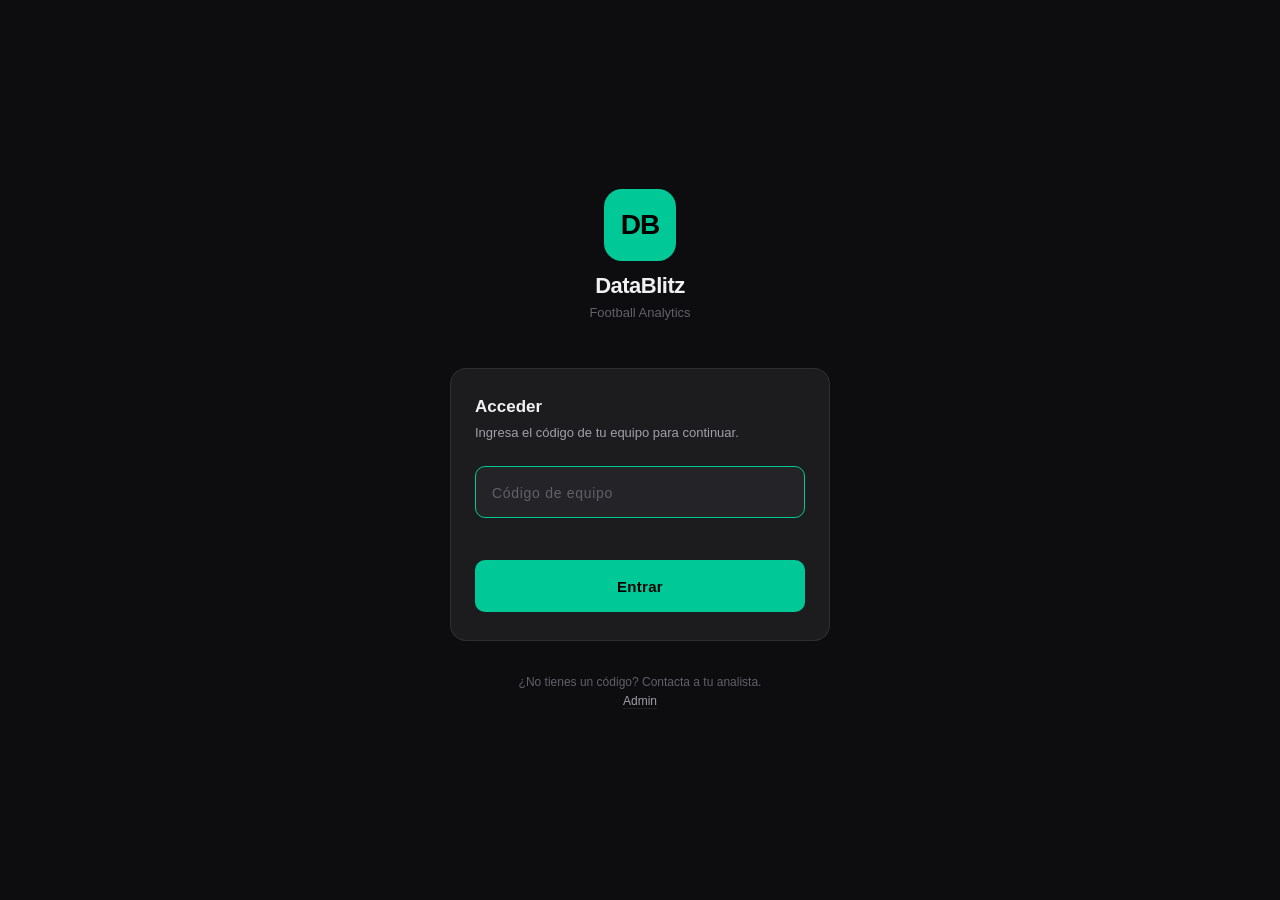
<file: frontend/index.html>
<!DOCTYPE html>
<html lang="es">
<head>
  <meta charset="UTF-8">
  <meta name="viewport" content="width=device-width, initial-scale=1.0, user-scalable=no">
  <title>PlaySync</title>
  <style>
    *, *::before, *::after { box-sizing: border-box; margin: 0; padding: 0; }

    :root {
      --bg:         #0d0d0f;
      --bg-panel:   #141416;
      --bg-card:    #1c1c1f;
      --bg-item:    #242428;
      --border:     rgba(255,255,255,.08);
      --text:       #f0f0f2;
      --text-sec:   #a0a0a8;
      --text-muted: #606068;
      --accent:     #00C896;
      --r-sm:       6px;
      --r-md:       10px;
      --r-lg:       16px;
      --font:       -apple-system, 'SF Pro Display', 'Helvetica Neue', sans-serif;
    }

    html, body {
      height: 100%; background: var(--bg);
      color: var(--text); font-family: var(--font);
    }

    button { cursor: pointer; border: none; background: none;
             font-family: var(--font); color: var(--text); }

    /* ── Layout ── */
    .hub-root {
      min-height: 100dvh;
      display: flex; flex-direction: column;
    }

    /* ── Header ── */
    .hub-header {
      display: flex; align-items: center;
      padding: 16px 20px;
      border-bottom: 1px solid var(--border);
      background: var(--bg-panel);
      flex-shrink: 0;
    }
    .hub-logo {
      display: flex; align-items: center; gap: 10px; flex: 1;
    }
    .hub-logo-icon {
      width: 36px; height: 36px;
      border-radius: 8px;
      background: var(--accent);
      display: flex; align-items: center; justify-content: center;
      font-size: 13px; font-weight: 900;
      color: #000; flex-shrink: 0;
      overflow: hidden;
    }
    .hub-logo-icon img {
      width: 100%; height: 100%; object-fit: cover;
    }
    .hub-logo-info { display: flex; flex-direction: column; gap: 1px; }
    .hub-logo-name {
      font-size: 15px; font-weight: 800; line-height: 1.1;
    }
    .hub-logo-code {
      font-size: 10px; font-weight: 700;
      color: var(--text-muted); letter-spacing: .06em;
      text-transform: uppercase;
    }
    .hub-logout-btn {
      height: 34px; padding: 0 14px;
      background: var(--bg-item);
      border: 1px solid var(--border);
      border-radius: var(--r-sm);
      font-size: 12px; font-weight: 700;
      color: var(--text-muted);
      transition: all .15s;
    }
    .hub-logout-btn:active { color: var(--text); }

    /* ── Content ── */
    .hub-content {
      flex: 1; display: flex; flex-direction: column;
      padding: 32px 20px;
      max-width: 480px; margin: 0 auto; width: 100%;
    }

    .hub-welcome {
      margin-bottom: 32px;
    }
    .hub-welcome-title {
      font-size: 28px; font-weight: 900;
      letter-spacing: -.5px; line-height: 1.15;
      margin-bottom: 6px;
    }
    .hub-welcome-sub {
      font-size: 14px; color: var(--text-sec);
      line-height: 1.5;
    }

    /* ── App cards ── */
    .hub-apps {
      display: flex; flex-direction: column; gap: 14px;
    }

    .hub-app-card {
      background: var(--bg-card);
      border: 1px solid var(--border);
      border-radius: var(--r-lg);
      padding: 20px;
      display: flex; align-items: center; gap: 16px;
      cursor: pointer;
      transition: border-color .2s, background .2s;
      text-decoration: none; color: inherit;
      -webkit-tap-highlight-color: transparent;
    }
    .hub-app-card:active {
      background: var(--bg-item);
    }
    .hub-app-card.available:hover {
      border-color: var(--accent);
    }
    .hub-app-card.coming-soon {
      opacity: .5; cursor: default;
    }

    .hub-app-icon {
      width: 56px; height: 56px;
      border-radius: var(--r-md);
      display: flex; align-items: center; justify-content: center;
      font-size: 26px; flex-shrink: 0;
    }
    .hub-app-icon.gametime {
      background: rgba(0,200,150,.12);
      border: 1px solid rgba(0,200,150,.2);
    }
    .hub-app-icon.pp {
      background: rgba(30,136,229,.12);
      border: 1px solid rgba(30,136,229,.2);
    }

    .hub-app-info { flex: 1; min-width: 0; }
    .hub-app-name {
      font-size: 17px; font-weight: 800;
      margin-bottom: 3px;
    }
    .hub-app-desc {
      font-size: 13px; color: var(--text-sec);
      line-height: 1.4;
    }

    .hub-app-arrow {
      font-size: 20px; color: var(--text-muted);
      flex-shrink: 0; transition: transform .2s;
    }
    .hub-app-card.available:hover .hub-app-arrow {
      transform: translateX(3px);
    }

    .hub-app-badge {
      font-size: 9px; font-weight: 700;
      letter-spacing: .06em; text-transform: uppercase;
      padding: 2px 7px; border-radius: 3px;
      background: var(--bg-item);
      color: var(--text-muted);
      border: 1px solid var(--border);
      flex-shrink: 0;
    }

    /* ── Footer ── */
    .hub-footer {
      padding: 20px 20px 32px;
      text-align: center;
      font-size: 11px; color: var(--text-muted);
      max-width: 480px; margin: 0 auto; width: 100%;
    }
  </style>
</head>
<body>

<div class="hub-root">

  <!-- Header -->
  <header class="hub-header">
    <div class="hub-logo">
      <div class="hub-logo-icon" id="hub-logo-icon">PS</div>
      <div class="hub-logo-info">
        <div class="hub-logo-name" id="hub-logo-name">PlaySync</div>
        <div class="hub-logo-code" id="hub-logo-code"></div>
      </div>
    </div>
    <button class="hub-logout-btn" id="btn-logout">Cerrar sesión</button>
  </header>

  <!-- Content -->
  <div class="hub-content">

    <div class="hub-welcome">
      <div class="hub-welcome-title" id="hub-welcome-title">
        Bienvenido
      </div>
      <div class="hub-welcome-sub">
        Selecciona la herramienta con la que quieres trabajar.
      </div>
    </div>

    <div class="hub-apps">

      <!-- GAMETIME -->
      <a class="hub-app-card available" href="game.html" id="card-gametime">
        <div class="hub-app-icon gametime">🏈</div>
        <div class="hub-app-info">
          <div class="hub-app-name">GAMETIME</div>
          <div class="hub-app-desc">
            Captura de jugadas en vivo, análisis y export para HUDL.
          </div>
        </div>
        <div class="hub-app-arrow">→</div>
      </a>

      <!-- PLAYER PARTICIPATION -->
      <div class="hub-app-card coming-soon">
        <div class="hub-app-icon pp">📋</div>
        <div class="hub-app-info">
          <div class="hub-app-name">PLAYER PARTICIPATION</div>
          <div class="hub-app-desc">
            Snaps, grading y análisis de participación por jugador.
          </div>
        </div>
        <span class="hub-app-badge">Próximamente</span>
      </div>

    </div>

  </div>

  <!-- Footer -->
  <div class="hub-footer">
    PlaySync · Football Analytics
  </div>

</div>

<script src="js/teamConfig.js"></script>
<script>
'use strict';

document.addEventListener('DOMContentLoaded', () => {
  // Guard — si no hay equipo activo, ir al login
  if (!TeamConfig.requireTeam()) return;

  const cfg  = TeamConfig.get();
  const code = TeamConfig.getActiveTeam();

  // ── Aplicar identidad del equipo ──────
  document.documentElement.style.setProperty('--accent', cfg.color);

  // Logo icon
  const logoIcon = document.getElementById('hub-logo-icon');
  if (cfg.logo) {
    logoIcon.innerHTML = `<img src="${cfg.logo}" alt="${cfg.name}">`;
  } else {
    logoIcon.textContent      = cfg.initials || cfg.name.slice(0,2).toUpperCase();
    logoIcon.style.background = cfg.color;
    logoIcon.style.color      = _contrastColor(cfg.color);
  }

  // Nombre y código
  document.getElementById('hub-logo-name').textContent = cfg.name || 'PlaySync';
  document.getElementById('hub-logo-code').textContent = code || '';

  // Bienvenida personalizada
  if (cfg.name && cfg.name !== 'Mi Equipo') {
    document.getElementById('hub-welcome-title').textContent =
      `Hola, ${cfg.name} 👋`;
  }

  // Hover dinámico en card de GAMETIME
  const card = document.getElementById('card-gametime');
  card.addEventListener('mouseenter', () => {
    card.style.borderColor = cfg.color;
  });
  card.addEventListener('mouseleave', () => {
    card.style.borderColor = '';
  });

  // ── Logout ────────────────────────────
  document.getElementById('btn-logout').addEventListener('click', () => {
    if (confirm('¿Cerrar sesión?')) {
      TeamConfig.logout(); // redirige a login.html
    }
  });
});

function _contrastColor(hex) {
  const h = (hex || '').replace('#','');
  if (h.length < 6) return '#fff';
  const r = parseInt(h.slice(0,2),16);
  const g = parseInt(h.slice(2,4),16);
  const b = parseInt(h.slice(4,6),16);
  return (0.299*r + 0.587*g + 0.114*b)/255 > 0.55 ? '#000' : '#fff';
}
</script>
</body>
</html>
</file>
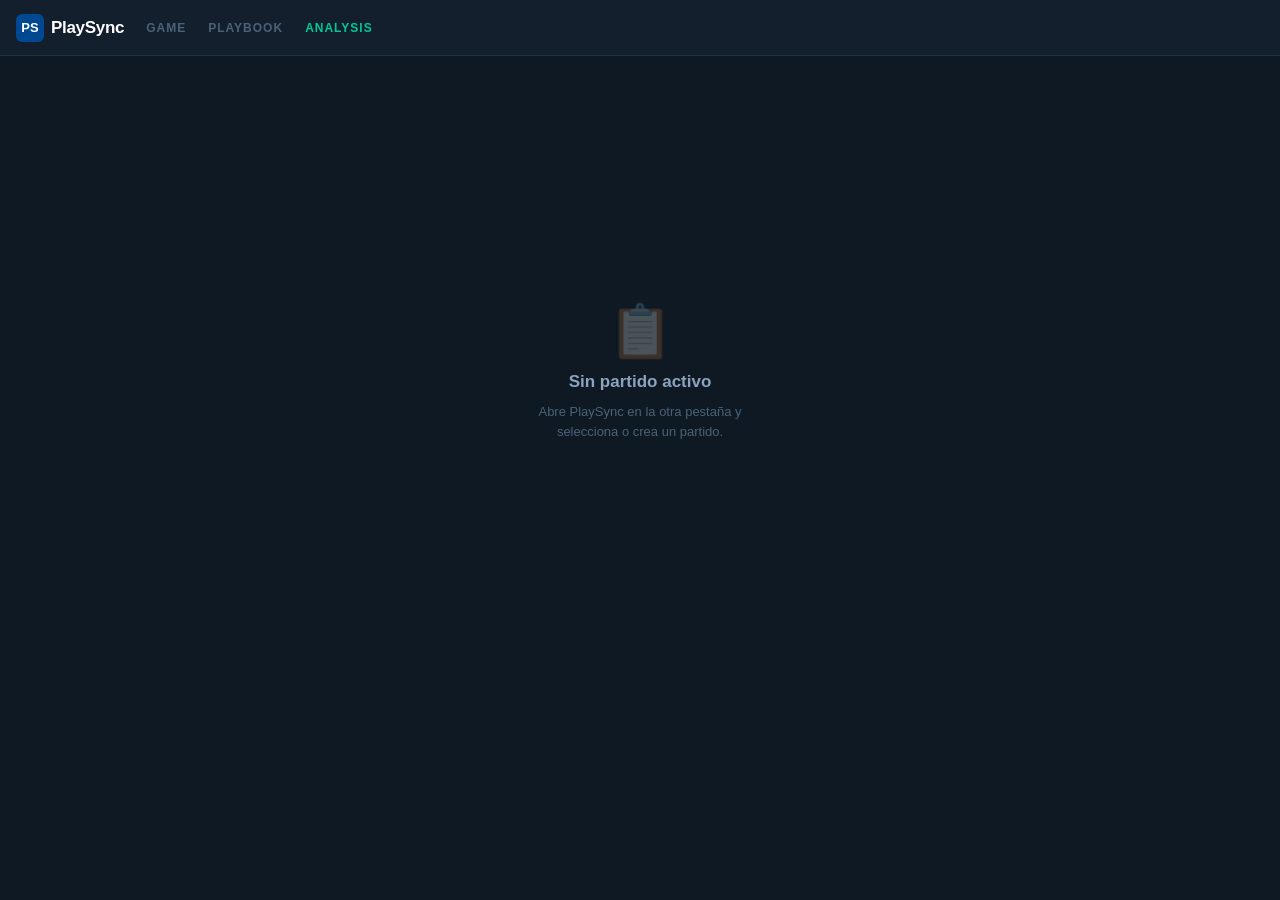
<file: analysis.html>
<!DOCTYPE html>
<html lang="es">
<head>
  <meta charset="UTF-8">
  <meta name="viewport" content="width=device-width, initial-scale=1.0">
  <title>Analysis — PlaySync</title>
  <style>
    *, *::before, *::after { box-sizing: border-box; margin: 0; padding: 0; }

    :root {
      --bg:          #0f1923;
      --bg-mid:      #141f2e;
      --bg-panel:    #1a2535;
      --bg-card:     #1e2d3d;
      --bg-item:     #243447;
      --border:      #243040;
      --border-light:#2d3f55;
      --text:        #ffffff;
      --text-sec:    #8ba3be;
      --text-muted:  #4a6278;
      --run:         #e53935;
      --run-bg:      rgba(229,57,53,0.18);
      --pass:        #2196f3;
      --pass-bg:     rgba(33,150,243,0.18);
      --success:     #22c55e;
      --warn:        #f59e0b;
      --danger:      #ef4444;
      --accent:      #ff6b00;
      --font: -apple-system, 'SF Pro Display', 'Helvetica Neue', sans-serif;
    }

    body {
      background: var(--bg);
      color: var(--text);
      font-family: var(--font);
      min-height: 100vh;
      font-size: 14px;
      -webkit-font-smoothing: antialiased;
    }

    /* ── Topbar ──────────────────────────── */
    #topbar {
      height: 56px;
      background: var(--bg-mid);
      border-bottom: 1px solid var(--border);
      display: flex;
      align-items: center;
      padding: 0 16px;
      gap: 0;
      position: sticky;
      top: 0;
      z-index: 100;
      flex-shrink: 0;
    }

    .logo { display: flex; align-items: center; gap: 7px; text-decoration: none; }

    .logo-icon {
      width: 28px; height: 28px;
      background: #004992;
      border-radius: 6px;
      display: flex; align-items: center; justify-content: center;
      font-size: 13px; font-weight: 900; color: #fff;
      flex-shrink: 0;
    }

    .logo-text {
      font-size: 17px; font-weight: 700;
      color: var(--text); letter-spacing: -0.3px;
    }

    .main-nav { display: flex; gap: 2px; margin-left: 12px; }

    .nav-link {
      padding: 0 10px; height: 30px;
      display: flex; align-items: center;
      font-weight: 700; font-size: 12px; letter-spacing: 1px;
      color: var(--text-muted);
      text-decoration: none;
      border-radius: 6px;
      transition: color .15s;
    }

    .nav-link:hover  { color: var(--text); }
    .nav-link.active { color: #00c896; }

    /* Score + situation on the right of topbar */
    .tb-right {
      margin-left: auto;
      display: flex;
      align-items: center;
      gap: 14px;
    }

    .tb-score {
      display: flex;
      align-items: center;
      gap: 6px;
    }

    .tb-team {
      display: flex;
      flex-direction: column;
      align-items: center;
      gap: 1px;
    }

    .tb-team-name {
      font-size: 9px;
      font-weight: 700;
      letter-spacing: 0.1em;
      color: var(--text-muted);
      text-transform: uppercase;
    }

    .tb-score-num {
      font-size: 22px;
      font-weight: 800;
      line-height: 1;
      letter-spacing: -0.02em;
      color: var(--text);
    }

    .tb-sep {
      font-size: 14px;
      color: var(--text-muted);
      padding-bottom: 2px;
    }

    .tb-situation {
      display: flex;
      flex-direction: column;
      align-items: flex-end;
      gap: 2px;
      padding-left: 10px;
      border-left: 1px solid var(--border);
    }

    .tb-quarter {
      font-size: 10px;
      font-weight: 800;
      letter-spacing: 0.12em;
      color: var(--accent);
      text-transform: uppercase;
    }

    .tb-down-field {
      font-size: 11px;
      font-weight: 600;
      color: var(--text-sec);
      white-space: nowrap;
    }

    /* ── Tab bar ─────────────────────────── */
    .tab-bar {
      display: flex;
      background: var(--bg-mid);
      border-bottom: 2px solid var(--border);
      padding: 0 16px;
      position: sticky;
      top: 56px;
      z-index: 90;
    }

    .tab-btn {
      padding: 10px 18px;
      font-size: 11px;
      font-weight: 800;
      letter-spacing: 0.1em;
      text-transform: uppercase;
      color: var(--text-muted);
      background: none;
      border: none;
      border-bottom: 2px solid transparent;
      margin-bottom: -2px;
      cursor: pointer;
      transition: color .2s;
    }

    .tab-btn:hover { color: var(--text-sec); }
    .tab-btn.active { color: var(--accent); border-bottom-color: var(--accent); }

    /* ── Refresh bar ─────────────────────── */
    .refresh-bar {
      background: var(--bg);
      border-bottom: 1px solid var(--border);
      padding: 4px 16px;
      display: flex;
      align-items: center;
      justify-content: space-between;
      font-size: 10px;
      color: var(--text-muted);
    }

    .live-dot {
      width: 6px;
      height: 6px;
      border-radius: 50%;
      background: var(--success);
      display: inline-block;
      margin-right: 5px;
      vertical-align: middle;
      animation: blink 2s infinite;
    }

    @keyframes blink {
      0%, 100% { opacity: 1; }
      50%       { opacity: 0.25; }
    }

    /* ── Page layout ─────────────────────── */
    .page {
      padding: 14px 16px 32px;
      display: flex;
      flex-direction: column;
      gap: 14px;
      max-width: 1600px;
      margin: 0 auto;
    }

    .tab-panel { display: none; }
    .tab-panel.active {
      display: grid;
      grid-template-columns: 1fr 1fr;
      gap: 14px;
    }
    .col-full { grid-column: 1 / -1; }

    @media (max-width: 580px) {
      .tab-panel.active { grid-template-columns: 1fr; }
      .col-full { grid-column: 1; }
    }

    /* ── Card ────────────────────────────── */
    .card {
      background: var(--bg-card);
      border: 1px solid var(--border);
      border-radius: 10px;
      overflow: hidden;
    }

    .card-head {
      padding: 9px 14px;
      border-bottom: 1px solid var(--border);
      display: flex;
      align-items: center;
      justify-content: space-between;
    }

    .card-title {
      font-size: 10px;
      font-weight: 800;
      letter-spacing: 0.12em;
      text-transform: uppercase;
      color: var(--text-sec);
    }

    .card-body { padding: 14px; }

    /* ── Success rate card ───────────────── */
    .success-card {
      display: flex;
      align-items: center;
      justify-content: space-between;
      padding: 16px 20px;
      gap: 16px;
    }

    .success-big {
      font-size: 52px;
      font-weight: 900;
      line-height: 1;
      letter-spacing: -0.04em;
    }

    .success-big.good { color: var(--success); }
    .success-big.mid  { color: var(--warn); }
    .success-big.bad  { color: var(--danger); }

    .success-label {
      font-size: 10px;
      font-weight: 800;
      letter-spacing: 0.12em;
      text-transform: uppercase;
      color: var(--text-muted);
      margin-bottom: 4px;
    }

    .success-fraction {
      font-size: 13px;
      font-weight: 600;
      color: var(--text-sec);
      margin-top: 4px;
    }

    .success-bar-track {
      flex: 1;
      height: 8px;
      background: var(--bg-item);
      border-radius: 4px;
      overflow: hidden;
      min-width: 60px;
    }

    .success-bar-fill {
      height: 100%;
      border-radius: 4px;
      transition: width .4s ease;
    }

    /* ── Run/Pass ratio ──────────────────── */
    .ratio-section { display: flex; flex-direction: column; gap: 14px; }
    .ratio-divider { height: 1px; background: var(--border); }
    .ratio-row { display: flex; flex-direction: column; gap: 6px; }

    .ratio-label {
      font-size: 10px;
      font-weight: 700;
      letter-spacing: 0.08em;
      text-transform: uppercase;
      color: var(--text-muted);
    }

    .ratio-numbers {
      display: flex;
      align-items: baseline;
      gap: 0;
      flex-wrap: wrap;
    }

    .ratio-num {
      font-size: 32px;
      font-weight: 800;
      line-height: 1;
      letter-spacing: -0.02em;
    }

    .ratio-num.run  { color: var(--run); }
    .ratio-num.pass { color: var(--pass); }

    .ratio-type {
      font-size: 11px;
      font-weight: 700;
      letter-spacing: 0.06em;
      color: var(--text-muted);
      margin: 0 10px 0 4px;
      align-self: flex-end;
      padding-bottom: 5px;
    }

    .ratio-pct {
      font-size: 12px;
      color: var(--text-sec);
      margin-left: auto;
      align-self: flex-end;
      padding-bottom: 4px;
    }

    .bar-track {
      height: 9px;
      background: var(--bg-item);
      border-radius: 5px;
      overflow: hidden;
      display: flex;
    }

    .bar-run  { background: var(--run);  height: 100%; transition: width .4s ease; }
    .bar-pass { background: var(--pass); height: 100%; transition: width .4s ease; }

    /* ── Tendency table ──────────────────── */
    .tend-table { width: 100%; border-collapse: collapse; }

    .tend-table th {
      font-size: 9px;
      font-weight: 800;
      letter-spacing: 0.1em;
      text-transform: uppercase;
      color: var(--text-muted);
      padding: 7px 10px;
      text-align: center;
      border-bottom: 1px solid var(--border);
    }

    .tend-table th:first-child { text-align: left; }

    .tend-table td {
      padding: 10px;
      text-align: center;
      border-bottom: 1px solid var(--border);
      border-right: 1px solid var(--border);
      vertical-align: middle;
    }

    .tend-table td:first-child {
      text-align: left;
      font-size: 11px;
      font-weight: 800;
      letter-spacing: 0.08em;
      text-transform: uppercase;
      color: var(--text-sec);
      border-right: 1px solid var(--border-light);
      min-width: 40px;
    }

    .tend-table tr:last-child td { border-bottom: none; }
    .tend-table td:last-child     { border-right: none; }

    .cell-type { font-size: 11px; font-weight: 800; letter-spacing: 0.08em; }
    .cell-type.run   { color: var(--run); }
    .cell-type.pass  { color: var(--pass); }
    .cell-type.empty { color: var(--text-muted); }
    .cell-yds  { font-size: 10px; color: var(--text-sec);   margin-top: 2px; }
    .cell-cnt  { font-size: 9px;  color: var(--text-muted); margin-top: 1px; }

    /* ── Defensive tendency cell items ──── */
    .def-cell { display: flex; flex-direction: column; gap: 0; text-align: left; }
    .def-cell-section { display: flex; flex-direction: column; gap: 1px; padding: 3px 0; }
    .def-cell-item {
      display: flex;
      justify-content: space-between;
      align-items: center;
      gap: 8px;
    }
    .def-cell-name { font-size: 9px; font-weight: 600; white-space: nowrap; overflow: hidden; text-overflow: ellipsis; max-width: 80px; }
    .def-cell-pct  { font-size: 9px; font-weight: 800; flex-shrink: 0; }
    .def-cell-sep  { height: 1px; background: var(--border); margin: 1px 0; }

    /* ── Defense usage grid ─────────────────── */
    .def-usage-grid {
      display: grid;
      grid-template-columns: repeat(3, 1fr);
    }

    .def-section {
      padding: 12px;
      border-right: 1px solid var(--border);
    }

    .def-section:last-child { border-right: none; }

    .def-section-title {
      font-size: 9px;
      font-weight: 800;
      letter-spacing: 0.12em;
      text-transform: uppercase;
      color: var(--text-muted);
      margin-bottom: 8px;
    }

    @media (max-width: 500px) {
      .def-usage-grid { grid-template-columns: 1fr; }
      .def-section { border-right: none; border-bottom: 1px solid var(--border); }
      .def-section:last-child { border-bottom: none; }
    }

    /* ── Analysis table (formations + concepts) ── */
    .analysis-table { width: 100%; border-collapse: collapse; }

    .analysis-table th {
      font-size: 9px;
      font-weight: 800;
      letter-spacing: 0.1em;
      text-transform: uppercase;
      color: var(--text-muted);
      padding: 8px 12px;
      text-align: right;
      border-bottom: 1px solid var(--border);
      white-space: nowrap;
    }

    .analysis-table th:first-child { text-align: left; }

    .analysis-table td {
      padding: 10px 12px;
      text-align: right;
      border-bottom: 1px solid var(--border);
      font-size: 13px;
      color: var(--text-sec);
      vertical-align: middle;
    }

    .analysis-table td:first-child {
      text-align: left;
      font-weight: 700;
      color: var(--text);
    }

    .analysis-table tr:last-child > td { border-bottom: none; }

    .at-pct { font-weight: 800; }
    .at-pct.good { color: var(--success); }
    .at-pct.mid  { color: var(--warn); }
    .at-pct.bad  { color: var(--danger); }

    /* ── Expand/collapse rows ─────────────── */
    .expand-btn {
      background: none;
      border: none;
      cursor: pointer;
      color: var(--text-muted);
      padding: 2px 8px;
      font-size: 16px;
      border-radius: 4px;
      transition: color .15s, background .15s;
      line-height: 1;
    }

    .expand-btn:hover { color: var(--text); background: var(--bg-item); }
    .expand-btn.open  { color: var(--accent); }

    .detail-row { display: none; }
    .detail-row.open { display: table-row; }

    .detail-cell {
      padding: 0 !important;
      border-bottom: 1px solid var(--border);
    }

    .detail-inner {
      background: var(--bg-mid);
      border-top: 1px solid var(--border-light);
      overflow-x: auto;
    }

    .detail-table { width: 100%; border-collapse: collapse; font-size: 11px; }

    .detail-table th {
      font-size: 9px;
      font-weight: 700;
      letter-spacing: 0.08em;
      text-transform: uppercase;
      color: var(--text-muted);
      padding: 6px 10px;
      border-bottom: 1px solid var(--border);
      white-space: nowrap;
      text-align: left;
    }

    .detail-table td {
      padding: 7px 10px;
      color: var(--text-sec);
      border-bottom: 1px solid var(--border);
      white-space: nowrap;
      vertical-align: middle;
      text-align: left;
    }

    .detail-table tr:last-child td { border-bottom: none; }

    .result-tag {
      display: inline-block;
      font-size: 9px;
      font-weight: 800;
      letter-spacing: 0.06em;
      padding: 2px 6px;
      border-radius: 3px;
      text-transform: uppercase;
    }

    .result-tag.success { background: rgba(34,197,94,.15); color: var(--success); }
    .result-tag.failure { background: rgba(239,68,68,.12);  color: var(--danger); }

    /* ── Defense killers ─────────────────── */
    .killer-row {
      display: flex;
      flex-direction: column;
      padding: 10px 12px;
      border-bottom: 1px solid var(--border);
      gap: 4px;
    }

    .killer-row:last-child { border-bottom: none; }

    .killer-rank-row { display: flex; align-items: center; gap: 6px; }

    .killer-num {
      font-size: 10px;
      font-weight: 700;
      color: var(--danger);
      opacity: 0.6;
      min-width: 14px;
    }

    .killer-combo { font-size: 12px; font-weight: 700; color: var(--danger); }

    .killer-bar-track {
      height: 4px;
      background: var(--bg-item);
      border-radius: 2px;
      overflow: hidden;
      margin-top: 2px;
    }

    .killer-bar-fill {
      height: 100%;
      background: var(--danger);
      border-radius: 2px;
      transition: width .4s ease;
    }

    .killer-stats { display: flex; align-items: center; gap: 8px; margin-top: 2px; }
    .killer-count { font-size: 10px; color: var(--text-muted); }
    .killer-avg   { font-size: 10px; color: var(--danger); opacity: 0.8; }

    /* ── OPP placeholder ─────────────────── */
    .opp-placeholder {
      display: flex;
      flex-direction: column;
      align-items: center;
      justify-content: center;
      padding: 60px 24px;
      gap: 10px;
      color: var(--text-muted);
      text-align: center;
    }

    .opp-placeholder-icon  { font-size: 44px; opacity: .2; }
    .opp-placeholder-title { font-size: 16px; font-weight: 700; color: var(--text-sec); }
    .opp-placeholder-sub   { font-size: 12px; max-width: 240px; line-height: 1.6; }

    /* ── Empty / no-game states ──────────── */
    .empty {
      text-align: center;
      color: var(--text-muted);
      font-size: 12px;
      padding: 20px 12px;
    }

    .no-game {
      display: flex;
      flex-direction: column;
      align-items: center;
      justify-content: center;
      min-height: 70vh;
      gap: 10px;
      color: var(--text-muted);
      text-align: center;
      padding: 24px;
    }

    .no-game-icon  { font-size: 52px; opacity: 0.25; }
    .no-game-title { font-size: 17px; font-weight: 700; color: var(--text-sec); }
    .no-game-sub   { font-size: 13px; max-width: 260px; line-height: 1.5; }

    /* ── Print ───────────────────────────── */
    .print-header { display: none; }
    .print-only   { display: none; }

    #print-btn {
      background: none;
      border: 1px solid var(--border-light);
      border-radius: 5px;
      color: var(--text-sec);
      font-size: 10px;
      font-weight: 700;
      letter-spacing: 0.06em;
      padding: 3px 9px;
      cursor: pointer;
      transition: color .15s, border-color .15s;
    }
    #print-btn:hover { color: var(--text); border-color: var(--text-sec); }

    @media print {
      @page { size: letter portrait; margin: 0.3in; }

      /* Redefine color tokens → grayscale */
      :root {
        --bg: #fff; --bg-mid: #fff; --bg-panel: #fff;
        --bg-card: #fff; --bg-item: #f0f0f0;
        --border: #bbb; --border-light: #ccc;
        --text: #000; --text-sec: #333; --text-muted: #666;
        --run: #000; --pass: #444; --success: #000;
        --warn: #333; --danger: #000; --accent: #000;
      }

      body { background: #fff !important; font-size: 8px; }

      /* Hide screen-only elements */
      #topbar, .tab-bar, .refresh-bar,
      .expand-btn, .detail-row,
      .success-bar-track, .bar-track, .killer-bar-track,
      .no-print { display: none !important; }

      /* Show print-only elements */
      .print-header { display: block !important; }

      /* Force OWN panel visible with compact 2-col grid */
      .tab-panel[data-panel="own"] {
        display: grid !important;
        grid-template-columns: 1fr 1fr;
        gap: 5px;
      }

      .page { padding: 0; gap: 5px; max-width: 100%; }

      .card {
        background: #fff !important;
        border: 1px solid #bbb !important;
        border-radius: 3px !important;
        break-inside: avoid;
        page-break-inside: avoid;
      }

      .card-head  { padding: 3px 7px !important; border-bottom: 1px solid #bbb !important; }
      .card-title { font-size: 6.5px !important; letter-spacing: 0.08em; color: #555 !important; }
      .card-body  { padding: 5px 7px !important; }

      /* Success card */
      .success-card     { padding: 5px 10px !important; gap: 6px !important; }
      .success-big      { font-size: 22px !important; color: #000 !important; }
      .success-label    { font-size: 6.5px !important; color: #666 !important; }
      .success-fraction { font-size: 9px !important; color: #333 !important; margin-top: 2px !important; }

      /* Run/Pass */
      .ratio-section { gap: 5px !important; }
      .ratio-num     { font-size: 18px !important; color: #000 !important; }
      .ratio-type    { font-size: 7px !important; }
      .ratio-pct     { font-size: 8px !important; }
      .ratio-label   { font-size: 6.5px !important; }
      .ratio-divider { margin: 2px 0 !important; }

      /* Tables */
      .tend-table th, .tend-table td { padding: 3px 5px !important; font-size: 7.5px !important; }
      .analysis-table th, .analysis-table td { padding: 2px 7px !important; font-size: 7.5px !important; }
      .cell-type  { font-size: 8px !important; }
      .cell-yds   { font-size: 7px !important; }
      .cell-cnt   { font-size: 6.5px !important; }

      /* Defense cells */
      .def-cell-name, .def-cell-pct { font-size: 7px !important; }
      .def-cell-section { padding: 1px 0 !important; }
      .def-section      { padding: 5px 7px !important; }
      .def-section-title { font-size: 6.5px !important; margin-bottom: 3px !important; }

      /* Killer rows */
      .killer-row { padding: 3px 7px !important; }
      .killer-combo { font-size: 8px !important; color: #000 !important; }
      .killer-count, .killer-avg { font-size: 7px !important; color: #555 !important; }

      /* Result tags */
      .result-tag { border: 1px solid #999 !important; background: none !important; color: #000 !important; }

      /* at-pct colors → black */
      .at-pct { color: #000 !important; }
    }

    /* Blitz report table */
    .blitz-table { width: 100%; border-collapse: collapse; font-size: 12px; }
    .blitz-table th {
      font-size: 9px; font-weight: 800; letter-spacing: .1em;
      text-transform: uppercase; color: var(--text-muted);
      padding: 6px 12px; border-bottom: 1px solid var(--border); text-align: right;
    }
    .blitz-table th:first-child { text-align: left; }
    .blitz-table td {
      padding: 9px 12px; border-bottom: 1px solid var(--border);
      text-align: right; font-size: 12px; color: var(--text-sec);
    }
    .blitz-table td:first-child { text-align: left; font-weight: 700; color: var(--text); }
    .blitz-table tr:last-child td { border-bottom: none; }
    .blitz-better { color: var(--success); font-weight: 800; }
    .blitz-worse  { color: var(--danger);  font-weight: 800; }

    /* OPP tend cell */
    .opp-tend-cell { display: flex; flex-direction: column; gap: 2px; text-align: center; }
    .opp-tend-form { font-size: 9px; font-weight: 700; color: var(--text-sec); white-space: nowrap; overflow: hidden; text-overflow: ellipsis; max-width: 90px; }
    .opp-tend-ratio { font-size: 9px; font-weight: 800; }
    .opp-tend-ratio .r { color: var(--run);  }
    .opp-tend-ratio .p { color: var(--pass); }
    .opp-tend-n { font-size: 8px; color: var(--text-muted); }

    /* Def summary bar */
    .def-summary-bar {
      display: flex; gap: 24px; padding: 14px 16px;
      flex-wrap: wrap;
    }
    .def-summary-stat { display: flex; flex-direction: column; gap: 2px; }
    .def-summary-val  { font-size: 22px; font-weight: 900; line-height: 1; }
    .def-summary-lbl  { font-size: 10px; font-weight: 700; color: var(--text-muted); letter-spacing: .06em; text-transform: uppercase; }

    /* ── Formation × Situation Matrix ─────────── */
    .fsm-wrap { padding: 0; }

    .fsm-legend {
      display: flex; align-items: center; gap: 14px;
      padding: 8px 14px;
      border-bottom: 1px solid var(--border);
      font-size: 10px; font-weight: 700;
      flex-wrap: wrap;
    }
    .fsm-leg-run  { color: rgba(229,115,0,.9); }
    .fsm-leg-pass { color: rgba(30,136,229,.9); }
    .fsm-leg-note { color: var(--text-muted); margin-left: auto; }

    .fsm-scroll { overflow-x: auto; -webkit-overflow-scrolling: touch; }

    .fsm-table { width: 100%; border-collapse: collapse; white-space: nowrap; }

    .fsm-th-form {
      font-size: 9px; font-weight: 800; letter-spacing: .1em;
      text-transform: uppercase; color: var(--text-muted);
      padding: 7px 12px; text-align: left;
      border-bottom: 1px solid var(--border);
      position: sticky; left: 0;
      background: var(--bg-card); z-index: 1;
      min-width: 140px;
    }
    .fsm-th {
      font-size: 9px; font-weight: 800; letter-spacing: .08em;
      text-transform: uppercase; color: var(--text-muted);
      padding: 7px 8px; text-align: center;
      border-bottom: 1px solid var(--border);
      border-left: 1px solid var(--border);
      min-width: 72px;
    }

    .fsm-formation {
      display: flex; flex-direction: column; gap: 1px;
      padding: 9px 12px;
      border-bottom: 1px solid var(--border);
      border-right: 1px solid var(--border);
      position: sticky; left: 0;
      background: var(--bg-panel); z-index: 1;
    }
    .fsm-form-name  { font-size: 12px; font-weight: 800; color: var(--text); }
    .fsm-form-total { font-size: 9px; color: var(--text-muted); font-weight: 600; }

    .fsm-cell {
      padding: 8px 6px; text-align: center;
      border-bottom: 1px solid var(--border);
      border-left: 1px solid var(--border);
      vertical-align: middle;
      transition: background .15s;
    }
    .fsm-cell.fsm-empty { color: var(--text-muted); font-size: 11px; }

    .fsm-rp {
      display: flex; align-items: center; justify-content: center;
      gap: 2px; font-size: 10px; font-weight: 800; line-height: 1;
    }
    .fsm-r   { color: var(--run); }
    .fsm-p   { color: var(--pass); }
    .fsm-sep { color: var(--border-light); font-size: 9px; }
    .fsm-n   { font-size: 8px; color: var(--text-muted); margin-top: 2px; font-weight: 600; }

    @media print {
      .fsm-th-form, .fsm-formation { position: static; }
      .fsm-cell { background: none !important; }
      .fsm-r { color: #c65000 !important; }
      .fsm-p { color: #0d47a1 !important; }
    }
  </style>
</head>
<body>
  <div id="root"></div>

  <script>
    'use strict';

    const GAMES_KEY   = 'playsync_games';
    const CURRENT_KEY = 'playsync_current_game_id';

    // ── Data loading ──────────────────────────────────────────────────────────

    function loadState() {
      try {
        const id = localStorage.getItem(CURRENT_KEY);
        if (!id) return null;
        const games = JSON.parse(localStorage.getItem(GAMES_KEY) || '[]');
        const game  = games.find(g => g.id === id);
        if (!game || !game.state) return null;
        return game.state;
      } catch (_) { return null; }
    }

    // ── Helpers ───────────────────────────────────────────────────────────────

    function esc(s) {
      return String(s || '')
        .replace(/&/g, '&amp;')
        .replace(/</g, '&lt;')
        .replace(/>/g, '&gt;')
        .replace(/"/g, '&quot;');
    }

    // Returns own-possession plays only; falls back to including all if no
    // play has a mode field (older saves).
    function ownPlays(history) {
      const hasModes = history.some(p => p.mode);
      const base = hasModes ? history.filter(p => p.mode === 'own') : history;
      return base.filter(p => !p.noPlay);
    }

    // Proper success rate: down-based yardage thresholds
    function isSuccess(p) {
      const gained = p.yardsGained || 0;
      const needed = p.toFirst     || 10;
      const down   = p.down        || 1;
      const r      = (p.result     || '').toLowerCase();

      // Explicit positive results
      if (['td', 'touchdown', 'first', 'first-down', 'first_down', '1st down'].includes(r)) return true;
      // Explicit failure results
      if (['incomplete', 'tfl', 'turnover', 'sack', 'punt'].includes(r)) return false;

      // Down-based thresholds
      if (down === 1) return gained >= needed * 0.4;
      if (down === 2) return gained >= needed * 0.6;
      return gained >= needed; // 3rd & 4th: must convert
    }

    // oppYardLine → { side: 'OPP'|'OWN', num: number }
    function parseYardLine(v) {
      if (v <= 50) return { side: 'OPP', num: v };
      return { side: 'OWN', num: 100 - v };
    }

    function distBucket(toFirst) {
      if (toFirst <= 3) return 0;
      if (toFirst <= 7) return 1;
      return 2;
    }

    const DOWN_LABELS = ['1ST', '2ND', '3RD', '4TH'];
    const DOWN_WORDS  = ['', '1st', '2nd', '3rd', '4th'];

    // ── Compute functions ─────────────────────────────────────────────────────

    function computeRatio(plays) {
      const run  = plays.filter(p => p.type === 'run').length;
      const pass = plays.filter(p => p.type === 'pass').length;
      return { run, pass, total: run + pass };
    }

    function computeTendencies(plays) {
      const grid = Array.from({ length: 4 }, () =>
        Array.from({ length: 3 }, () => ({ run: 0, pass: 0, runYards: 0, passYards: 0, n: 0 }))
      );
      plays.forEach(p => {
        const r = (p.down || 1) - 1;
        if (r < 0 || r > 3) return;
        const c    = distBucket(p.toFirst || 10);
        const cell = grid[r][c];
        const yds  = p.yardsGained || 0;
        if (p.type === 'run') { cell.run++; cell.runYards  += yds; }
        else                  { cell.pass++; cell.passYards += yds; }
        cell.n++;
      });
      return grid;
    }

    function computeOverallSuccess(plays) {
      if (!plays.length) return { rate: 0, ok: 0, total: 0 };
      let ok = 0;
      plays.forEach(p => { if (isSuccess(p)) ok++; });
      return { rate: Math.round(ok / plays.length * 100), ok, total: plays.length };
    }

    function computeFormationsTable(plays) {
      const map = {};
      plays.forEach(p => {
        const name = p.formationName || '—';
        if (!map[name]) map[name] = { name, ok: 0, n: 0, yards: 0 };
        map[name].n++;
        map[name].yards += p.yardsGained || 0;
        if (isSuccess(p)) map[name].ok++;
      });
      return Object.values(map)
        .map(f => ({ ...f,
          avg: f.n ? +(f.yards / f.n).toFixed(1) : 0,
          pct: f.n ? Math.round(f.ok / f.n * 100) : 0
        }))
        .sort((a, b) => b.pct - a.pct);
    }

    function computeConcepts(plays) {
      const map = {};
      plays.forEach(p => {
        const key = (p.playName || '—') + '|||' + (p.formationName || '—');
        if (!map[key]) map[key] = {
          play: p.playName || '—',
          formation: p.formationName || '—',
          ok: 0, n: 0, yards: 0, instances: []
        };
        map[key].n++;
        map[key].yards += p.yardsGained || 0;
        if (isSuccess(p)) map[key].ok++;
        map[key].instances.push(p);
      });
      return Object.values(map)
        .map(c => ({ ...c,
          avg: c.n ? +(c.yards / c.n).toFixed(1) : 0,
          pct: c.n ? Math.round(c.ok / c.n * 100) : 0
        }))
        .sort((a, b) => b.pct - a.pct);
    }

    function computeKillers(plays) {
      const map = {};
      plays.forEach(p => {
        if ((p.yardsGained || 0) > 0) return;
        const front    = p.selectedFront    || '';
        const coverage = p.selectedCoverage || '';
        if (!front && !coverage) return;
        const key = [front, coverage].filter(Boolean).join(' / ');
        if (!map[key]) map[key] = { combo: key, n: 0, yards: 0 };
        map[key].n++;
        map[key].yards += p.yardsGained || 0;
      });
      return Object.values(map)
        .sort((a, b) => b.n - a.n)
        .slice(0, 3);
    }

    function computeDefUsage(plays) {
      const fronts = {}, blitzes = {}, coverages = {};
      plays.forEach(p => {
        const yds = p.yardsGained || 0;
        const ok  = isSuccess(p);
        function tally(map, key) {
          if (!key) return;
          if (!map[key]) map[key] = { name: key, n: 0, yards: 0, ok: 0 };
          map[key].n++;
          map[key].yards += yds;
          if (ok) map[key].ok++;
        }
        tally(fronts,    p.selectedFront    || '');
        tally(blitzes,   p.selectedBlitz    || '');
        tally(coverages, p.selectedCoverage || '');
      });
      const toArr = map => Object.values(map)
        .map(v => ({ ...v,
          avg: v.n ? +(v.yards / v.n).toFixed(1) : 0,
          pct: v.n ? Math.round(v.ok / v.n * 100) : 0
        }))
        .sort((a, b) => b.n - a.n);
      return { fronts: toArr(fronts), blitzes: toArr(blitzes), coverages: toArr(coverages) };
    }

    function computeDefTendencies(plays) {
      const grid = Array.from({ length: 4 }, () =>
        Array.from({ length: 3 }, () => ({ fronts: {}, blitzes: {}, coverages: {}, n: 0 }))
      );
      plays.forEach(p => {
        const r = (p.down || 1) - 1;
        if (r < 0 || r > 3) return;
        const c    = distBucket(p.toFirst || 10);
        const cell = grid[r][c];
        cell.n++;
        function tally(map, key) { if (key) map[key] = (map[key] || 0) + 1; }
        tally(cell.fronts,    p.selectedFront    || '');
        tally(cell.blitzes,   p.selectedBlitz    || '');
        tally(cell.coverages, p.selectedCoverage || '');
      });
      return grid;
    }

    // ── Formation × Situation Matrix ──────────────────────────────────────────

    const SITUATIONS = [
      { label: '1 & 10',   fn: p => p.down === 1 && p.toFirst >= 10 },
      { label: '2 & 10+',  fn: p => p.down === 2 && p.toFirst >= 10 },
      { label: '2 & 5–9',  fn: p => p.down === 2 && p.toFirst >= 5 && p.toFirst <= 9 },
      { label: '2 & 0–4',  fn: p => p.down === 2 && p.toFirst <= 4 },
      { label: '3 & 10+',  fn: p => p.down === 3 && p.toFirst >= 10 },
      { label: '3 & 5–9',  fn: p => p.down === 3 && p.toFirst >= 5 && p.toFirst <= 9 },
      { label: '3 & 0–4',  fn: p => p.down === 3 && p.toFirst <= 4 },
      { label: '4th',      fn: p => p.down === 4 },
    ];

    function computeFormationSituationMatrix(plays) {
      const valid = plays.filter(p => !p.noPlay);
      const formCount = {};
      valid.forEach(p => {
        const f = p.formationName || '(sin formación)';
        formCount[f] = (formCount[f] || 0) + 1;
      });
      const formations = Object.entries(formCount)
        .sort((a, b) => b[1] - a[1])
        .map(([name]) => name);

      return formations.map(formation => {
        const fPlays = valid.filter(p => (p.formationName || '(sin formación)') === formation);
        const cells = SITUATIONS.map(sit => {
          const sitPlays = fPlays.filter(sit.fn);
          const run  = sitPlays.filter(p => p.type === 'run').length;
          const pass = sitPlays.filter(p => p.type === 'pass').length;
          const n    = sitPlays.length;
          return { n, run, pass,
            runPct:  n ? Math.round(run  / n * 100) : null,
            passPct: n ? Math.round(pass / n * 100) : null,
          };
        });
        const total     = fPlays.length;
        const totalRun  = fPlays.filter(p => p.type === 'run').length;
        const totalPass = fPlays.filter(p => p.type === 'pass').length;
        return { formation, cells, total, totalRun, totalPass };
      });
    }

    function formationSituationTableHTML(plays) {
      const matrix = computeFormationSituationMatrix(plays);
      if (!matrix.length) {
        return `<div class="empty" style="padding:16px;">Sin jugadas registradas.</div>`;
      }

      function cellBg(cell) {
        if (cell.n === 0 || cell.runPct === null) return '';
        const rp = cell.runPct;
        if (rp >= 70) return 'background:rgba(229,115,0,.22)';
        if (rp >= 55) return 'background:rgba(229,115,0,.10)';
        if (rp <= 30) return 'background:rgba(30,136,229,.22)';
        if (rp <= 45) return 'background:rgba(30,136,229,.10)';
        return 'background:rgba(255,255,255,.03)';
      }

      function cellHTML(cell) {
        if (cell.n === 0) return `<td class="fsm-cell fsm-empty">—</td>`;
        return `<td class="fsm-cell" style="${cellBg(cell)}">
          <div class="fsm-rp">
            <span class="fsm-r">${cell.runPct}%</span>
            <span class="fsm-sep">/</span>
            <span class="fsm-p">${cell.passPct}%</span>
          </div>
          <div class="fsm-n">${cell.n}j</div>
        </td>`;
      }

      const headerCols = SITUATIONS.map(s => `<th class="fsm-th">${s.label}</th>`).join('');
      const rows = matrix.map(row => {
        const totalRunPct = row.total ? Math.round(row.totalRun / row.total * 100) : 0;
        return `<tr>
          <td class="fsm-formation">
            <span class="fsm-form-name">${esc(row.formation)}</span>
            <span class="fsm-form-total">${row.total}j · R${totalRunPct}%</span>
          </td>
          ${row.cells.map(cellHTML).join('')}
        </tr>`;
      }).join('');

      return `
        <div class="fsm-wrap">
          <div class="fsm-legend">
            <span class="fsm-leg-run">■ Run dominant</span>
            <span class="fsm-leg-pass">■ Pass dominant</span>
            <span class="fsm-leg-note">R% / P% por celda · mín. 1 jugada</span>
          </div>
          <div class="fsm-scroll">
            <table class="fsm-table">
              <thead>
                <tr>
                  <th class="fsm-th-form">Formación</th>
                  ${headerCols}
                </tr>
              </thead>
              <tbody>${rows}</tbody>
            </table>
          </div>
        </div>`;
    }

    // ── OPP / DEF Analysis helpers ────────────────────────────────────────────

    function getOwnDefPlaybookFromStorage() {
      try {
        const saved = localStorage.getItem('playsync_playbook_own_def');
        return saved ? JSON.parse(saved) : { fronts: [], blitzes: [], coverages: [] };
      } catch { return { fronts: [], blitzes: [], coverages: [] }; }
    }

    function _defNameOpp(listKey, id) {
      if (!id || id === 'none') return '';
      const pb = getOwnDefPlaybookFromStorage();
      return pb[listKey]?.find(x => x.id === id)?.name || id;
    }

    function oppPlays(history) {
      const hasModes = history.some(p => p.mode);
      return hasModes ? history.filter(p => p.mode === 'opp' && !p.noPlay) : [];
    }

    function isDefSuccess(p) {
      if (p.result === 'TD' || p.result === '1st Down') return false;
      if ((p.yardsGained || 0) >= 5) return false;
      return true;
    }

    function computeOwnDefUsage(plays) {
      const fronts = {}, blitzes = {}, coverages = {};
      plays.forEach(p => {
        const ok = isDefSuccess(p);
        const y  = p.yardsGained || 0;
        function tally(map, id, listKey) {
          if (!id || id === 'none') return;
          if (!map[id]) map[id] = { n: 0, ok: 0, yards: 0 };
          map[id].n++;
          if (ok) map[id].ok++;
          map[id].yards += y;
        }
        tally(fronts,    p.selectedFront,    'fronts');
        tally(blitzes,   p.selectedBlitz,    'blitzes');
        tally(coverages, p.selectedCoverage, 'coverages');
      });
      const toArr = (map, listKey) => Object.entries(map)
        .map(([id, v]) => ({
          id,
          name: _defNameOpp(listKey, id) || id,
          n: v.n,
          avg: v.n ? +(v.yards / v.n).toFixed(1) : 0,
          pct: v.n ? Math.round(v.ok / v.n * 100) : 0
        }))
        .sort((a, b) => b.n - a.n);
      return {
        fronts:    toArr(fronts,    'fronts'),
        blitzes:   toArr(blitzes,   'blitzes'),
        coverages: toArr(coverages, 'coverages'),
      };
    }

    function computeOppOffTendencies(plays) {
      const grid = Array.from({ length: 4 }, () =>
        Array.from({ length: 3 }, () => ({ formations: {}, types: {}, n: 0 }))
      );
      plays.forEach(p => {
        const r = (p.down || 1) - 1;
        if (r < 0 || r > 3) return;
        const c    = distBucket(p.toFirst || 10);
        const cell = grid[r][c];
        cell.n++;
        if (p.formationName) cell.formations[p.formationName] = (cell.formations[p.formationName] || 0) + 1;
        if (p.type)          cell.types[p.type]               = (cell.types[p.type]               || 0) + 1;
      });
      return grid;
    }

    function computeOppKillers(plays) {
      const map = {};
      plays.forEach(p => {
        if (!p.playName && !p.formationName) return;
        const key = `${p.formationName || '?'} — ${p.playName || '?'}`;
        if (!map[key]) map[key] = { n: 0, yards: 0 };
        map[key].n++;
        map[key].yards += (p.yardsGained || 0);
      });
      return Object.entries(map)
        .map(([combo, v]) => ({ combo, n: v.n, avg: v.n ? +(v.yards / v.n).toFixed(1) : 0 }))
        .filter(k => k.n >= 2)
        .sort((a, b) => b.avg - a.avg)
        .slice(0, 6);
    }

    function computeBlitzReport(plays) {
      return [1,2,3,4].map(dn => {
        const dnPlays  = plays.filter(p => p.down === dn);
        const blitzed  = dnPlays.filter(p => p.selectedBlitz && p.selectedBlitz !== 'none');
        const noBlitz  = dnPlays.filter(p => !p.selectedBlitz || p.selectedBlitz === 'none');
        return {
          down: dn,
          total: dnPlays.length,
          blitzPct: dnPlays.length ? Math.round(blitzed.length / dnPlays.length * 100) : 0,
          avgYdsBlitz:   blitzed.length ? +(blitzed.reduce((s,p) => s + (p.yardsGained||0), 0) / blitzed.length).toFixed(1) : null,
          avgYdsNoBlitz: noBlitz.length ? +(noBlitz.reduce((s,p) => s + (p.yardsGained||0), 0) / noBlitz.length).toFixed(1) : null,
        };
      });
    }

    // ── Render helpers ────────────────────────────────────────────────────────

    function defUsageHTML(data) {
      function miniTable(title, rows) {
        if (!rows.length) return `
          <div class="def-section">
            <div class="def-section-title">${title}</div>
            <div class="empty" style="padding:8px 0;font-size:11px;">Sin datos</div>
          </div>`;
        const body = rows.map(r => {
          const cls = r.pct >= 60 ? 'good' : r.pct >= 40 ? 'mid' : 'bad';
          const avgStr = r.avg > 0 ? `+${r.avg}` : `${r.avg}`;
          return `<tr>
            <td>${esc(r.name)}</td>
            <td>${r.n}</td>
            <td>${avgStr}</td>
            <td><span class="at-pct ${cls}">${r.pct}%</span></td>
          </tr>`;
        }).join('');
        return `
          <div class="def-section">
            <div class="def-section-title">${title}</div>
            <table class="analysis-table" style="font-size:12px;">
              <thead><tr><th>Nombre</th><th>N</th><th>Avg</th><th>Éxito</th></tr></thead>
              <tbody>${body}</tbody>
            </table>
          </div>`;
      }
      const hasAny = data.fronts.length || data.blitzes.length || data.coverages.length;
      if (!hasAny) return `<div class="empty">Sin datos de defensiva registrados</div>`;
      return `<div class="def-usage-grid">
        ${miniTable('Fronts', data.fronts)}
        ${miniTable('Blitzes', data.blitzes)}
        ${miniTable('Coverages', data.coverages)}
      </div>`;
    }

    function defTendencyTableHTML(grid) {
      const COLS = ['CORTO ≤3', 'MEDIO 4–7', 'LARGO 8+'];

      function sectionHTML(map, total, colorVar) {
        const entries = Object.entries(map)
          .filter(([k]) => k)
          .sort((a, b) => b[1] - a[1]);
        if (!entries.length) return '';
        return `<div class="def-cell-section">${
          entries.map(([k, n]) => {
            const pct = Math.round(n / total * 100);
            return `<div class="def-cell-item">
              <span class="def-cell-name" style="color:${colorVar};">${esc(k)}</span>
              <span class="def-cell-pct" style="color:${colorVar};opacity:.75;">${pct}%</span>
            </div>`;
          }).join('')
        }</div>`;
      }

      let html = `<table class="tend-table"><thead><tr>
        <th></th>${COLS.map(c => `<th>${c}</th>`).join('')}
      </tr></thead><tbody>`;

      grid.forEach((row, ri) => {
        html += `<tr><td>${DOWN_LABELS[ri]}</td>`;
        row.forEach(cell => {
          if (cell.n === 0) {
            html += `<td><span class="cell-type empty">—</span></td>`;
          } else {
            const fHtml = sectionHTML(cell.fronts,    cell.n, 'var(--text)');
            const bHtml = sectionHTML(cell.blitzes,   cell.n, 'var(--warn)');
            const cHtml = sectionHTML(cell.coverages, cell.n, 'var(--pass)');
            const sep   = '<div class="def-cell-sep"></div>';
            const parts = [fHtml, bHtml, cHtml].filter(Boolean);
            html += `<td>
              <div class="def-cell">
                ${parts.join(sep)}
                <div class="cell-cnt" style="margin-top:3px;">${cell.n}j</div>
              </div>
            </td>`;
          }
        });
        html += `</tr>`;
      });

      return html + `</tbody></table>`;
    }

    function ratioRowHTML(label, r) {
      if (r.total === 0) {
        return `<div class="ratio-row">
          <div class="ratio-label">${label}</div>
          <div class="empty" style="padding:8px 0;text-align:left;color:var(--text-muted);font-size:12px;">Sin jugadas</div>
        </div>`;
      }
      const rPct = Math.round(r.run  / r.total * 100);
      const pPct = 100 - rPct;
      return `<div class="ratio-row">
        <div class="ratio-label">${label}</div>
        <div class="ratio-numbers">
          <span class="ratio-num run">${r.run}</span>
          <span class="ratio-type">RUN</span>
          <span class="ratio-num pass">${r.pass}</span>
          <span class="ratio-type">PASS</span>
          <span class="ratio-pct">${rPct}% / ${pPct}%</span>
        </div>
        <div class="bar-track">
          <div class="bar-run"  style="width:${rPct}%"></div>
          <div class="bar-pass" style="width:${pPct}%"></div>
        </div>
      </div>`;
    }

    function tendencyTableHTML(grid) {
      const COLS = ['CORTO ≤3', 'MEDIO 4–7', 'LARGO 8+'];
      let html = `<table class="tend-table"><thead><tr>
        <th></th>${COLS.map(c => `<th>${c}</th>`).join('')}
      </tr></thead><tbody>`;

      grid.forEach((row, ri) => {
        html += `<tr><td>${DOWN_LABELS[ri]}</td>`;
        row.forEach(cell => {
          if (cell.n === 0) {
            html += `<td><span class="cell-type empty">—</span></td>`;
          } else {
            const runPct  = Math.round(cell.run  / cell.n * 100);
            const passPct = 100 - runPct;
            const runAvg  = cell.run  ? (cell.runYards  / cell.run).toFixed(1)  : '—';
            const passAvg = cell.pass ? (cell.passYards / cell.pass).toFixed(1) : '—';
            html += `<td>
              <div style="display:flex;gap:4px;justify-content:center;flex-wrap:wrap;">
                <span class="cell-type run">${runPct}%</span>
                <span class="cell-type" style="color:var(--text-muted);font-weight:400;">/</span>
                <span class="cell-type pass">${passPct}%</span>
              </div>
              <div class="cell-yds" style="margin-top:3px;">
                <span style="color:var(--run);">${runAvg}</span>
                <span style="color:var(--text-muted);font-size:8px;"> R </span>
                <span style="color:var(--pass);">${passAvg}</span>
                <span style="color:var(--text-muted);font-size:8px;"> P</span>
              </div>
              <div class="cell-cnt">${cell.n}j</div>
            </td>`;
          }
        });
        html += `</tr>`;
      });

      return html + `</tbody></table>`;
    }

    function successCardHTML(s) {
      if (s.total === 0) {
        return `<div class="success-card"><div class="empty" style="padding:8px 0;">Sin jugadas registradas</div></div>`;
      }
      const cls  = s.rate >= 60 ? 'good' : s.rate >= 40 ? 'mid' : 'bad';
      const fill = s.rate >= 60 ? 'var(--success)' : s.rate >= 40 ? 'var(--warn)' : 'var(--danger)';
      return `<div class="success-card">
        <div>
          <div class="success-label">Tasa de Éxito Global</div>
          <div class="success-big ${cls}">${s.rate}%</div>
          <div class="success-fraction">${s.ok} de ${s.total} jugadas</div>
        </div>
        <div class="success-bar-track">
          <div class="success-bar-fill" style="width:${s.rate}%;background:${fill};"></div>
        </div>
      </div>`;
    }

    function formationsTableHTML(rows) {
      if (!rows.length) return `<div class="empty">Sin jugadas registradas</div>`;
      const body = rows.map(f => {
        const cls = f.pct >= 60 ? 'good' : f.pct >= 40 ? 'mid' : 'bad';
        return `<tr>
          <td>${esc(f.name)}</td>
          <td>${f.n}</td>
          <td>${f.yards}</td>
          <td>${f.avg}</td>
          <td><span class="at-pct ${cls}">${f.pct}%</span></td>
        </tr>`;
      }).join('');
      return `<table class="analysis-table">
        <thead><tr>
          <th>Formación</th><th>N</th><th>Total Yds</th><th>Avg Yds</th><th>Éxito %</th>
        </tr></thead>
        <tbody>${body}</tbody>
      </table>`;
    }

    function conceptsTableHTML(concepts) {
      if (!concepts.length) return `<div class="empty">Sin jugadas registradas</div>`;

      const rows = concepts.map((c, idx) => {
        const id  = `concept-${idx}`;
        const cls = c.pct >= 60 ? 'good' : c.pct >= 40 ? 'mid' : 'bad';

        const detailRows = c.instances.map(p => {
          const ok = isSuccess(p);
          // yardDisplay: positive = opp territory, negative = own territory
          const yd = p.yardDisplay != null ? p.yardDisplay : 0;
          const ylStr = yd >= 0 ? `OPP ${yd}` : `OWN ${Math.abs(yd)}`;
          return `<tr>
            <td>${p.down || '—'}</td>
            <td>${p.toFirst || '—'}</td>
            <td>${ylStr}</td>
            <td>${p.yardsGained != null ? p.yardsGained : '—'}</td>
            <td><span class="result-tag ${ok ? 'success' : 'failure'}">${esc(p.result || (ok ? 'Éxito' : 'Fallo'))}</span></td>
            <td>${p.playerNumber != null ? p.playerNumber : '—'}</td>
            <td>${esc(p.selectedFront    || '—')}</td>
            <td>${esc(p.selectedBlitz    || '—')}</td>
            <td>${esc(p.selectedCoverage || '—')}</td>
            <td style="max-width:140px;overflow:hidden;text-overflow:ellipsis;white-space:nowrap;">${esc(p.notes || '')}</td>
          </tr>`;
        }).join('');

        return `<tr>
            <td>${esc(c.play)}</td>
            <td style="color:var(--text-muted);font-size:12px;">${esc(c.formation)}</td>
            <td>${c.n}</td>
            <td>${c.yards}</td>
            <td>${c.avg}</td>
            <td><span class="at-pct ${cls}">${c.pct}%</span></td>
            <td><button class="expand-btn" data-target="${id}">&#8964;</button></td>
          </tr>
          <tr class="detail-row" id="${id}">
            <td class="detail-cell" colspan="7">
              <div class="detail-inner">
                <table class="detail-table">
                  <thead><tr>
                    <th>Down</th><th>Distance</th><th>Yardline</th><th>Yds</th>
                    <th>Resultado</th><th>#</th><th>Front</th><th>Blitz</th><th>Cob.</th><th>Notas</th>
                  </tr></thead>
                  <tbody>${detailRows}</tbody>
                </table>
              </div>
            </td>
          </tr>`;
      }).join('');

      return `<table class="analysis-table" id="concepts-table">
        <thead><tr>
          <th>Jugada</th><th>Formación</th><th>N</th><th>Total Yds</th><th>Avg Yds</th><th>Éxito %</th><th></th>
        </tr></thead>
        <tbody>${rows}</tbody>
      </table>`;
    }

    function killersHTML(killers) {
      if (!killers.length) return `<div class="empty">Sin combinaciones registradas</div>`;
      const maxN = killers[0].n;
      return killers.map((k, i) => {
        const avg  = (k.yards / k.n).toFixed(1);
        const barW = Math.round(k.n / maxN * 100);
        return `<div class="killer-row">
          <div class="killer-rank-row">
            <span class="killer-num">${i + 1}</span>
            <span class="killer-combo">${esc(k.combo)}</span>
          </div>
          <div class="killer-bar-track">
            <div class="killer-bar-fill" style="width:${barW}%"></div>
          </div>
          <div class="killer-stats">
            <span class="killer-count">${k.n} vez${k.n !== 1 ? 'es' : ''}</span>
            <span class="killer-avg">${avg} yds avg</span>
          </div>
        </div>`;
      }).join('');
    }

    // ── Event wiring ──────────────────────────────────────────────────────────

    function attachConceptExpanders() {
      const tbl = document.getElementById('concepts-table');
      if (!tbl) return;
      tbl.addEventListener('click', function(e) {
        const btn = e.target.closest('.expand-btn');
        if (!btn) return;
        const id  = btn.dataset.target;
        const row = document.getElementById(id);
        if (!row) return;
        const isOpen = row.classList.contains('open');
        // Collapse all (accordion)
        tbl.querySelectorAll('.detail-row.open').forEach(r => r.classList.remove('open'));
        tbl.querySelectorAll('.expand-btn.open').forEach(b => b.classList.remove('open'));
        if (!isOpen) {
          row.classList.add('open');
          btn.classList.add('open');
        }
      });
    }

    function attachTabSwitcher() {
      const bar = document.querySelector('.tab-bar');
      if (!bar) return;
      bar.addEventListener('click', function(e) {
        const btn = e.target.closest('.tab-btn');
        if (!btn) return;
        document.querySelectorAll('.tab-btn').forEach(b => b.classList.remove('active'));
        document.querySelectorAll('.tab-panel').forEach(p => p.classList.remove('active'));
        btn.classList.add('active');
        const panel = document.querySelector(`.tab-panel[data-panel="${btn.dataset.tab}"]`);
        if (panel) panel.classList.add('active');
      });
    }

    // ── Main render ───────────────────────────────────────────────────────────

    function render() {
      const root  = document.getElementById('root');
      const state = loadState();

      // Preserve UI state across re-renders
      const openConcept = document.querySelector('.detail-row.open')?.id || null;
      const activeTab   = document.querySelector('.tab-btn.active')?.dataset.tab || 'own';

      if (!state) {
        root.innerHTML = `
          <header id="topbar">
            <div class="logo">
              <div class="logo-icon">PS</div>
              <span class="logo-text">PlaySync</span>
            </div>
            <nav class="main-nav">
              <a class="nav-link" href="index.html">GAME</a>
              <a class="nav-link" href="playbook.html">PLAYBOOK</a>
              <a class="nav-link active" href="analysis.html">ANALYSIS</a>
            </nav>
          </header>
          <div class="no-game">
            <div class="no-game-icon">📋</div>
            <div class="no-game-title">Sin partido activo</div>
            <div class="no-game-sub">Abre PlaySync en la otra pestaña y selecciona o crea un partido.</div>
          </div>`;
        return;
      }

      const history = state.history || [];
      const own     = ownPlays(history);

      // Current drive plays
      const driveIdx  = typeof state.currentDriveStart === 'number' ? state.currentDriveStart : 0;
      const driveOwn  = ownPlays(history.slice(driveIdx));

      // Scoreboard values
      const quarter  = state.quarter === 'OT' ? 'OT' : `Q${state.quarter}`;
      const downStr  = `${DOWN_WORDS[state.down] || ''} & ${state.toFirst}`;
      const yl       = parseYardLine(state.oppYardLine || 50);
      const fieldStr = `${yl.side} ${yl.num}`;

      // Compute all stats
      const gameRatio     = computeRatio(own);
      const driveRatio    = computeRatio(driveOwn);
      const tendencies    = computeTendencies(own);
      const overallSuccess  = computeOverallSuccess(own);
      const formationsTable = computeFormationsTable(own);
      const concepts        = computeConcepts(own);
      const killers         = computeKillers(own);
      const defUsage        = computeDefUsage(own);
      const defTend         = computeDefTendencies(own);

      // OPP tab
      const opp           = oppPlays(history);
      const ownDefUsage   = computeOwnDefUsage(opp);
      const oppOffTend    = computeOppOffTendencies(opp);
      const oppKillers    = computeOppKillers(opp);
      const blitzReport   = computeBlitzReport(opp);
      const oppRunPass    = {
        runs: opp.filter(p => p.type === 'run').length,
        pass: opp.filter(p => p.type === 'pass').length,
      };

      const now = new Date().toLocaleTimeString('es-MX', { hour: '2-digit', minute: '2-digit', second: '2-digit' });

      root.innerHTML = `
        <!-- Topbar -->
        <header id="topbar">
          <div class="logo">
            <div class="logo-icon">${esc(state.teamHome.charAt(0).toUpperCase())}</div>
            <span class="logo-text">${esc(state.teamHome)}</span>
          </div>
          <nav class="main-nav">
            <a class="nav-link" href="index.html">GAME</a>
            <a class="nav-link" href="playbook.html">PLAYBOOK</a>
            <a class="nav-link active" href="analysis.html">ANALYSIS</a>
          </nav>
          <div class="tb-right">
            <div class="tb-score">
              <div class="tb-team">
                <div class="tb-team-name">${esc(state.teamHome)}</div>
                <div class="tb-score-num">${state.scoreHome}</div>
              </div>
              <span class="tb-sep">–</span>
              <div class="tb-team">
                <div class="tb-team-name">${esc(state.teamAway)}</div>
                <div class="tb-score-num">${state.scoreAway}</div>
              </div>
            </div>
            <div class="tb-situation">
              <div class="tb-quarter">${quarter}</div>
              <div class="tb-down-field">${downStr} · ${fieldStr}</div>
            </div>
          </div>
        </header>

        <!-- Tab bar -->
        <div class="tab-bar">
          <button class="tab-btn" data-tab="own">Ofensiva (OWN)</button>
          <button class="tab-btn" data-tab="opp">Rival (OPP)</button>
        </div>

        <div class="refresh-bar">
          <span><span class="live-dot"></span>En vivo · refresca cada 8s · ${now}</span>
          <div style="display:flex;align-items:center;gap:12px;">
            <span>${own.length} jugadas propias</span>
            <button id="print-btn" onclick="window.print()">⬇ PDF</button>
          </div>
        </div>

        <div class="page">

          <!-- OWN TAB -->
          <div class="tab-panel" data-panel="own">

            <!-- Print-only header -->
            <div class="print-header col-full" style="border-bottom:2px solid #000;padding-bottom:6px;margin-bottom:2px;">
              <div style="display:flex;justify-content:space-between;align-items:flex-end;">
                <div>
                  <div style="font-size:14px;font-weight:900;">${esc(state.teamHome)} <span style="font-weight:400;font-size:11px;">vs</span> ${esc(state.teamAway)}</div>
                  <div style="font-size:9px;color:#555;margin-top:1px;">${esc(state.teamHome)} ${state.scoreHome} — ${esc(state.teamAway)} ${state.scoreAway} &nbsp;·&nbsp; ${quarter} &nbsp;·&nbsp; ${downStr} &nbsp;·&nbsp; ${own.length} jugadas</div>
                </div>
                <div style="font-size:8px;color:#777;">Analysis OWN &nbsp;·&nbsp; ${new Date().toLocaleDateString('es-MX')}</div>
              </div>
            </div>

            <!-- Col 1: Success rate -->
            <div class="card">
              <div class="card-head">
                <span class="card-title">Efectividad Ofensiva</span>
              </div>
              ${successCardHTML(overallSuccess)}
            </div>

            <!-- Col 2: Run/Pass ratio -->
            <div class="card">
              <div class="card-head">
                <span class="card-title">Run / Pass</span>
              </div>
              <div class="card-body ratio-section">
                ${ratioRowHTML('Drive actual', driveRatio)}
                <div class="ratio-divider"></div>
                ${ratioRowHTML('Partido completo', gameRatio)}
              </div>
            </div>

            <!-- Col 1: Tendencias ofensivas -->
            <div class="card">
              <div class="card-head">
                <span class="card-title">Tendencias por Down y Distancia</span>
              </div>
              <div class="card-body" style="padding:0;">
                ${tendencyTableHTML(tendencies)}
              </div>
            </div>

            <!-- Col 2: Defense tendencies by down/distance -->
            <div class="card">
              <div class="card-head">
                <span class="card-title">Defensiva Rival por Down y Distancia</span>
              </div>
              <div class="card-body" style="padding:0;">
                ${defTendencyTableHTML(defTend)}
              </div>
            </div>

            <!-- Full width: Defense usage -->
            <div class="card col-full">
              <div class="card-head">
                <span class="card-title">Defensiva Rival — Front / Blitz / Coverage</span>
              </div>
              ${defUsageHTML(defUsage)}
            </div>

            <!-- Col 1: Formations -->
            <div class="card">
              <div class="card-head">
                <span class="card-title">Formaciones</span>
              </div>
              <div class="card-body" style="padding:0;">
                ${formationsTableHTML(formationsTable)}
              </div>
            </div>

            <!-- Col 2: Defense killers -->
            <div class="card no-print">
              <div class="card-head">
                <span class="card-title">Te han detenido</span>
              </div>
              ${killersHTML(killers)}
            </div>

            <!-- Full width: Concepts/plays table -->
            <div class="card col-full no-print">
              <div class="card-head">
                <span class="card-title">Conceptos y Jugadas</span>
              </div>
              <div class="card-body" style="padding:0;">
                ${conceptsTableHTML(concepts)}
              </div>
            </div>

            <!-- Full width: Formation × Situation matrix -->
            <div class="card col-full no-print">
              <div class="card-head">
                <span class="card-title">Formaciones por Situación — Run / Pass</span>
              </div>
              <div class="card-body" style="padding:0;">
                ${formationSituationTableHTML(own)}
              </div>
            </div>

          </div>

          <!-- OPP TAB -->
          <div class="tab-panel" data-panel="opp">
            ${opp.length === 0 ? `
              <div class="card">
                <div class="opp-placeholder">
                  <div class="opp-placeholder-icon">🔭</div>
                  <div class="opp-placeholder-title">Sin jugadas OPP</div>
                  <div class="opp-placeholder-sub">Activa el modo OPP en GAME para capturar la ofensiva rival.</div>
                </div>
              </div>
            ` : `

            <!-- Card 1: Resumen -->
            <div class="card">
              <div class="card-head"><span class="card-title">RESUMEN DEFENSIVO</span></div>
              <div class="def-summary-bar">
                <div class="def-summary-stat">
                  <span class="def-summary-val">${opp.length}</span>
                  <span class="def-summary-lbl">Jugadas</span>
                </div>
                <div class="def-summary-stat">
                  <span class="def-summary-val" style="color:var(--run);">${oppRunPass.runs && opp.length ? Math.round(oppRunPass.runs/opp.length*100) : 0}%</span>
                  <span class="def-summary-lbl">Run rival</span>
                </div>
                <div class="def-summary-stat">
                  <span class="def-summary-val" style="color:var(--pass);">${oppRunPass.pass && opp.length ? Math.round(oppRunPass.pass/opp.length*100) : 0}%</span>
                  <span class="def-summary-lbl">Pass rival</span>
                </div>
                <div class="def-summary-stat">
                  <span class="def-summary-val" style="color:${Math.round(opp.filter(isDefSuccess).length/opp.length*100) >= 60 ? 'var(--success)' : Math.round(opp.filter(isDefSuccess).length/opp.length*100) >= 40 ? 'var(--warn)' : 'var(--danger)'};">${Math.round(opp.filter(isDefSuccess).length/opp.length*100)}%</span>
                  <span class="def-summary-lbl">Éxito def.</span>
                </div>
                <div class="def-summary-stat">
                  <span class="def-summary-val">${oppRunPass.runs}</span>
                  <span class="def-summary-lbl">Carreras</span>
                </div>
                <div class="def-summary-stat">
                  <span class="def-summary-val">${oppRunPass.pass}</span>
                  <span class="def-summary-lbl">Pases</span>
                </div>
              </div>
            </div>

            <!-- Card 2: Formaciones Rivales por Situación -->
            <div class="card col-full">
              <div class="card-head">
                <span class="card-title">Formaciones Rivales por Situación — Run / Pass</span>
              </div>
              <div class="card-body" style="padding:0;">
                ${formationSituationTableHTML(opp)}
              </div>
            </div>

            <!-- Card 3: Tendencias ofensivas del rival -->
            <div class="card">
              <div class="card-head"><span class="card-title">TENDENCIAS RIVAL — DOWN × DISTANCIA</span></div>
              <div class="card-body" style="padding:0;">
                ${(() => {
                  const COLS = ['CORTO ≤3', 'MEDIO 4–7', 'LARGO 8+'];
                  let html = `<table class="tend-table"><thead><tr>
                    <th></th>${COLS.map(c => `<th>${c}</th>`).join('')}
                  </tr></thead><tbody>`;
                  oppOffTend.forEach((row, ri) => {
                    html += `<tr><td>${DOWN_LABELS[ri]}</td>`;
                    row.forEach(cell => {
                      if (cell.n === 0) {
                        html += `<td><span class="cell-type empty">—</span></td>`;
                      } else {
                        const topForm = Object.entries(cell.formations).sort((a,b)=>b[1]-a[1])[0];
                        const runs  = cell.types['run']  || 0;
                        const passes = cell.types['pass'] || 0;
                        const runPct  = Math.round(runs  / cell.n * 100);
                        const passPct = 100 - runPct;
                        html += `<td>
                          <div class="opp-tend-cell">
                            ${topForm ? `<div class="opp-tend-form">${esc(topForm[0])}</div>` : ''}
                            <div class="opp-tend-ratio">
                              <span class="r">${runPct}%R</span>
                              <span style="color:var(--text-muted);font-weight:400;"> / </span>
                              <span class="p">${passPct}%P</span>
                            </div>
                            <div class="opp-tend-n">${cell.n}j</div>
                          </div>
                        </td>`;
                      }
                    });
                    html += `</tr>`;
                  });
                  return html + `</tbody></table>`;
                })()}
              </div>
            </div>

            <!-- Card 3: Nuestra Defensa -->
            <div class="card">
              <div class="card-head"><span class="card-title">NUESTRA DEFENSA — FRONT / BLITZ / COVERAGE</span></div>
              <div class="card-body" style="padding:0;display:flex;flex-wrap:wrap;">
                ${['fronts','blitzes','coverages'].map((key, ki) => {
                  const titles = ['FRONT','BLITZ','COVERAGE'];
                  const rows = ownDefUsage[key];
                  if (!rows.length) return `
                    <div class="def-section">
                      <div class="def-section-title">${titles[ki]}</div>
                      <div class="empty" style="padding:8px 0;font-size:11px;">Sin datos</div>
                    </div>`;
                  const body = rows.map(r => {
                    const cls = r.pct >= 60 ? 'good' : r.pct >= 40 ? 'mid' : 'bad';
                    const avgStr = r.avg > 0 ? `+${r.avg}` : `${r.avg}`;
                    return `<tr>
                      <td>${esc(r.name)}</td>
                      <td>${r.n}</td>
                      <td>${avgStr}</td>
                      <td><span class="at-pct ${cls}">${r.pct}%</span></td>
                    </tr>`;
                  }).join('');
                  return `
                    <div class="def-section">
                      <div class="def-section-title">${titles[ki]}</div>
                      <table class="analysis-table">
                        <thead><tr><th>Nombre</th><th>N</th><th>Avg</th><th>Éxito</th></tr></thead>
                        <tbody>${body}</tbody>
                      </table>
                    </div>`;
                }).join('')}
              </div>
            </div>

            <!-- Card 4: Blitz Report -->
            <div class="card">
              <div class="card-head"><span class="card-title">BLITZ REPORT</span></div>
              <div class="card-body" style="padding:0;">
                <table class="blitz-table">
                  <thead>
                    <tr>
                      <th>Down</th>
                      <th>Jugadas</th>
                      <th>% Blitz</th>
                      <th>Avg c/Blitz</th>
                      <th>Avg s/Blitz</th>
                    </tr>
                  </thead>
                  <tbody>
                    ${blitzReport.map(r => {
                      if (r.total === 0) return `
                        <tr>
                          <td>${DOWN_WORDS[r.down]}</td>
                          <td>0</td><td>—</td><td>—</td><td>—</td>
                        </tr>`;
                      const bVal = r.avgYdsBlitz   !== null ? r.avgYdsBlitz   : '—';
                      const nVal = r.avgYdsNoBlitz  !== null ? r.avgYdsNoBlitz : '—';
                      const bBetter = r.avgYdsBlitz !== null && r.avgYdsNoBlitz !== null && r.avgYdsBlitz < r.avgYdsNoBlitz;
                      const nBetter = r.avgYdsBlitz !== null && r.avgYdsNoBlitz !== null && r.avgYdsNoBlitz < r.avgYdsBlitz;
                      return `
                        <tr>
                          <td>${DOWN_WORDS[r.down]}</td>
                          <td>${r.total}</td>
                          <td>${r.blitzPct}%</td>
                          <td class="${bBetter ? 'blitz-better' : bVal !== '—' && nBetter ? 'blitz-worse' : ''}">${bVal !== '—' ? bVal+'y' : '—'}</td>
                          <td class="${nBetter ? 'blitz-better' : nVal !== '—' && bBetter ? 'blitz-worse' : ''}">${nVal !== '—' ? nVal+'y' : '—'}</td>
                        </tr>`;
                    }).join('')}
                  </tbody>
                </table>
              </div>
            </div>

            <!-- Card 5: Jugadas Killer del Rival -->
            <div class="card">
              <div class="card-head"><span class="card-title">JUGADAS KILLER DEL RIVAL</span></div>
              ${oppKillers.length === 0 ? `
                <div class="card-body">
                  <div class="empty" style="font-size:12px;">Sin combos con ≥2 repeticiones aún.</div>
                </div>
              ` : oppKillers.map(k => `
                <div class="killer-row">
                  <span class="killer-combo">${esc(k.combo)}</span>
                  <div style="display:flex;gap:10px;margin-top:2px;">
                    <span class="killer-count">${k.n}×</span>
                    <span class="killer-avg" style="color:var(--warn);">${k.avg}y avg</span>
                  </div>
                </div>
              `).join('')}
            </div>

            `}
          </div>

        </div>
      `;

      // Wire interactivity
      attachConceptExpanders();
      attachTabSwitcher();

      // Restore active tab
      const tabBtn = document.querySelector(`.tab-btn[data-tab="${activeTab}"]`);
      if (tabBtn) tabBtn.click();
      else document.querySelector('.tab-btn[data-tab="own"]').click();

      // Restore open concept row
      if (openConcept) {
        const row = document.getElementById(openConcept);
        if (row) {
          row.classList.add('open');
          const btn = document.querySelector(`.expand-btn[data-target="${openConcept}"]`);
          if (btn) btn.classList.add('open');
        }
      }
    }

    render();
    setInterval(render, 8000);
  </script>
</body>
</html>
</file>
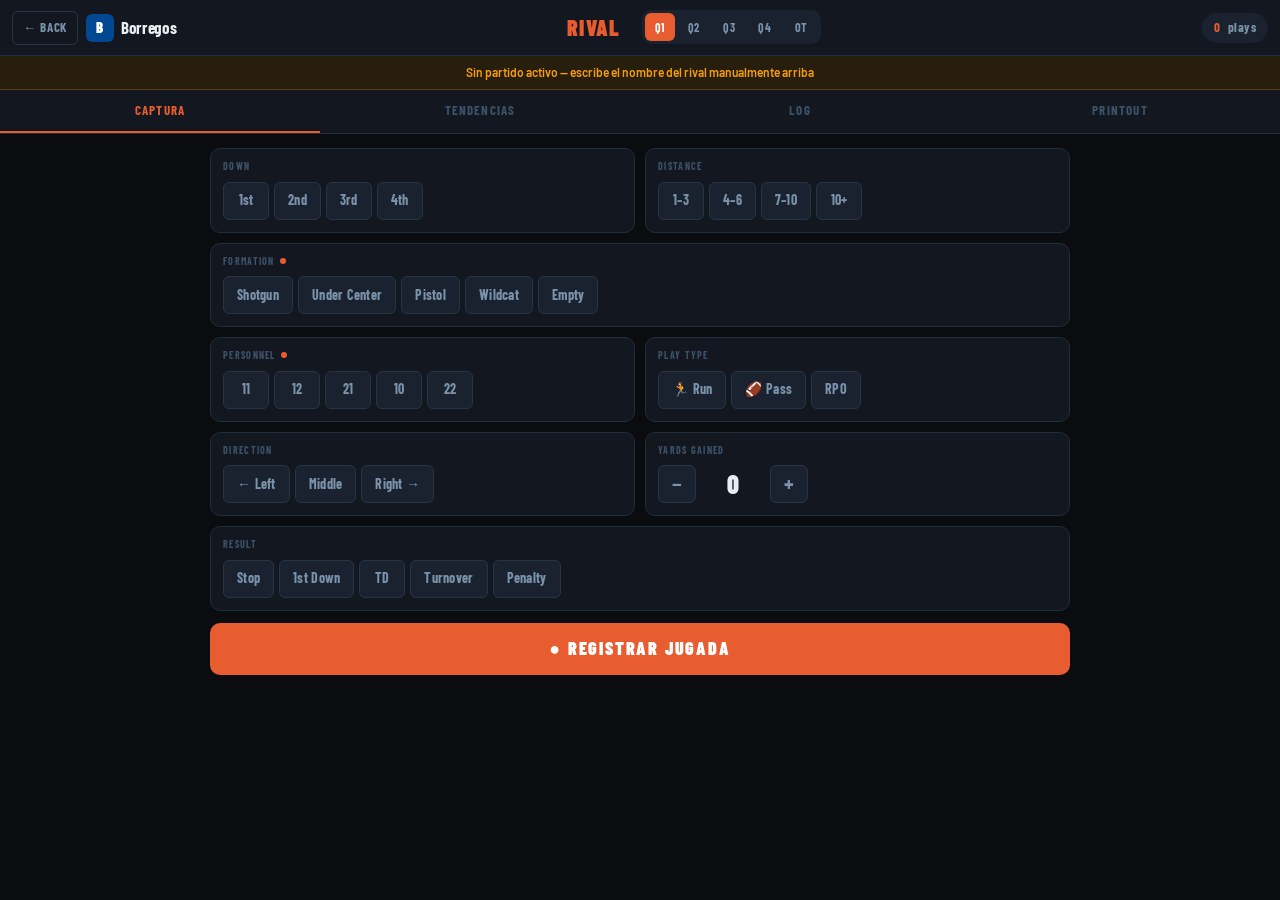
<file: opponent.html>
<!DOCTYPE html>
<html lang="es">
<head>
  <meta charset="UTF-8" />
  <meta name="viewport" content="width=device-width, initial-scale=1.0, user-scalable=no" />
  <title>Opp Tracker — DataBlitz</title>
  <link rel="preconnect" href="https://fonts.googleapis.com">
  <link rel="preconnect" href="https://fonts.gstatic.com" crossorigin>
  <link href="https://fonts.googleapis.com/css2?family=Barlow+Condensed:ital,wght@0,400;0,600;0,700;0,900;1,700&family=Barlow:wght@400;500;600;700&display=swap" rel="stylesheet">
  <style>
    /* ══════════════════════════════════
       RESET
    ══════════════════════════════════ */
    *, *::before, *::after { box-sizing: border-box; margin: 0; padding: 0; }
    button   { cursor: pointer; border: none; background: none; font: inherit; }
    input    { font: inherit; }

    /* ══════════════════════════════════
       TOKENS
    ══════════════════════════════════ */
    :root {
      --bg:          #0a0c0f;
      --bg-card:     #131820;
      --bg-item:     #1a2230;
      --bg-item-hov: #1f2a3d;
      --bg-sel:      #1e2d40;
      --border:      #1f2d3d;
      --border-lt:   #253545;
      --text:        #e8eef4;
      --text-2:      #7a93aa;
      --text-3:      #3d5268;
      --accent:      #e85d30;
      --accent-m:    rgba(232,93,48,0.14);
      --accent-b:    rgba(232,93,48,0.35);
      --green:       #00c896;
      --green-m:     rgba(0,200,150,0.13);
      --red:         #ef4444;
      --red-m:       rgba(239,68,68,0.13);
      --yellow:      #f59e0b;
      --yellow-m:    rgba(245,158,11,0.13);
      --blue:        #3b82f6;
      --topbar-h:    56px;
      --tabnav-h:    44px;
      --banner-h:    34px;
      --r-sm:        6px;
      --r-md:        10px;
      --r-lg:        14px;
      --r-full:      999px;
    }

    /* ══════════════════════════════════
       BASE
    ══════════════════════════════════ */
    html, body {
      height: 100%;
      background: var(--bg);
      color: var(--text);
      font-family: 'Barlow', -apple-system, sans-serif;
      font-size: 14px;
      line-height: 1.45;
      overflow: hidden;
    }

    /* ══════════════════════════════════
       TOPBAR
    ══════════════════════════════════ */
    #topbar {
      position: fixed;
      top: 0; left: 0; right: 0;
      height: var(--topbar-h);
      background: var(--bg-card);
      border-bottom: 1px solid var(--border);
      display: flex;
      align-items: center;
      justify-content: space-between;
      padding: 0 12px;
      gap: 10px;
      z-index: 200;
    }
    .topbar-left  { display: flex; align-items: center; gap: 8px; flex-shrink: 0; }
    .topbar-center{ display: flex; align-items: center; gap: 12px; flex: 1; justify-content: center; overflow: hidden; }
    .topbar-right { display: flex; align-items: center; gap: 8px; flex-shrink: 0; }

    /* Logo */
    .logo { display: flex; align-items: center; gap: 7px; }
    .logo-icon {
      width: 28px; height: 28px;
      background: #004992;
      border-radius: var(--r-sm);
      display: flex; align-items: center; justify-content: center;
      font-family: 'Barlow Condensed', sans-serif;
      font-size: 15px; font-weight: 900;
      color: #fff;
      flex-shrink: 0;
    }
    .logo-text {
      font-family: 'Barlow Condensed', sans-serif;
      font-size: 17px; font-weight: 700;
      color: var(--text);
      letter-spacing: -0.3px;
      white-space: nowrap;
    }

    /* Back button */
    .btn-back {
      display: flex; align-items: center; gap: 5px;
      font-family: 'Barlow Condensed', sans-serif;
      font-size: 13px; font-weight: 700;
      letter-spacing: 0.05em;
      color: var(--text-2);
      padding: 0 10px;
      height: 34px;
      border-radius: var(--r-sm);
      border: 1px solid var(--border-lt);
      white-space: nowrap;
      transition: background 0.15s, color 0.15s;
    }
    .btn-back:hover { background: var(--bg-item); color: var(--text); }

    /* Rival name */
    #rival-name-display {
      font-family: 'Barlow Condensed', sans-serif;
      font-size: 22px; font-weight: 900;
      color: var(--accent);
      letter-spacing: 0.06em;
      text-transform: uppercase;
      cursor: pointer;
      padding: 2px 8px;
      border-radius: var(--r-sm);
      border: 1px solid transparent;
      white-space: nowrap;
      transition: border-color 0.15s;
    }
    #rival-name-display:hover { border-color: var(--border-lt); }
    #rival-name-input {
      font-family: 'Barlow Condensed', sans-serif;
      font-size: 22px; font-weight: 900;
      color: var(--accent);
      letter-spacing: 0.06em;
      text-transform: uppercase;
      background: var(--bg-item);
      border: 1px solid var(--accent-b);
      border-radius: var(--r-sm);
      padding: 2px 8px;
      width: 130px;
      display: none;
    }

    /* Quarter selector */
    .quarter-selector {
      display: flex;
      gap: 3px;
      background: var(--bg-item);
      border-radius: var(--r-md);
      padding: 3px;
    }
    .quarter-btn {
      font-family: 'Barlow Condensed', sans-serif;
      font-size: 12px; font-weight: 700;
      letter-spacing: 0.05em;
      color: var(--text-2);
      padding: 0 10px;
      height: 28px;
      border-radius: var(--r-sm);
      transition: background 0.15s, color 0.15s;
    }
    .quarter-btn.active { background: var(--accent); color: #fff; }

    /* Play counter */
    #play-counter {
      font-family: 'Barlow Condensed', sans-serif;
      font-size: 13px; font-weight: 700;
      color: var(--text-2);
      background: var(--bg-item);
      padding: 0 12px;
      height: 30px;
      border-radius: var(--r-full);
      display: flex; align-items: center;
      letter-spacing: 0.03em;
      white-space: nowrap;
    }
    #play-counter span { color: var(--accent); margin-right: 4px; }

    /* ══════════════════════════════════
       NO-GAME BANNER
    ══════════════════════════════════ */
    #no-game-banner {
      position: fixed;
      top: var(--topbar-h); left: 0; right: 0;
      height: var(--banner-h);
      background: var(--yellow-m);
      border-bottom: 1px solid rgba(245,158,11,0.25);
      display: none;
      align-items: center;
      justify-content: center;
      font-size: 12px; font-weight: 600;
      color: var(--yellow);
      z-index: 150;
    }
    #no-game-banner.show { display: flex; }

    /* ══════════════════════════════════
       TAB NAV
    ══════════════════════════════════ */
    #tab-nav {
      position: fixed;
      top: var(--topbar-h); left: 0; right: 0;
      height: var(--tabnav-h);
      background: var(--bg-card);
      border-bottom: 1px solid var(--border);
      display: flex;
      z-index: 100;
      transition: top 0.15s;
    }
    #tab-nav.with-banner { top: calc(var(--topbar-h) + var(--banner-h)); }
    .tab-btn {
      flex: 1;
      font-family: 'Barlow Condensed', sans-serif;
      font-size: 13px; font-weight: 700;
      letter-spacing: 0.09em;
      color: var(--text-3);
      border-bottom: 2px solid transparent;
      transition: color 0.15s, border-color 0.15s;
    }
    .tab-btn.active { color: var(--accent); border-bottom-color: var(--accent); }

    /* ══════════════════════════════════
       TAB CONTENT
    ══════════════════════════════════ */
    #tab-content {
      position: fixed;
      top: calc(var(--topbar-h) + var(--tabnav-h));
      left: 0; right: 0; bottom: 0;
      overflow-y: auto;
      transition: top 0.15s;
    }
    #tab-content.with-banner {
      top: calc(var(--topbar-h) + var(--tabnav-h) + var(--banner-h));
    }
    .tab-pane          { display: none; padding: 14px 16px 24px; }
    .tab-pane.active   { display: block; }

    /* ══════════════════════════════════
       CAPTURE TAB — GRID
    ══════════════════════════════════ */
    .capture-grid {
      display: grid;
      grid-template-columns: 1fr 1fr;
      gap: 10px;
      max-width: 860px;
      margin: 0 auto;
    }

    .chip-group {
      background: var(--bg-card);
      border: 1px solid var(--border);
      border-radius: var(--r-md);
      padding: 10px 12px 12px;
    }
    .chip-group.span2 { grid-column: 1 / -1; }

    .chip-label {
      font-family: 'Barlow Condensed', sans-serif;
      font-size: 10px; font-weight: 700;
      letter-spacing: 0.13em;
      color: var(--text-3);
      text-transform: uppercase;
      margin-bottom: 8px;
      display: flex; align-items: center; gap: 5px;
    }
    .sticky-dot {
      width: 6px; height: 6px;
      border-radius: 50%;
      background: var(--accent);
      flex-shrink: 0;
    }

    .chips {
      display: flex;
      flex-wrap: wrap;
      gap: 5px;
    }

    .chip {
      font-family: 'Barlow Condensed', sans-serif;
      font-size: 14px; font-weight: 700;
      color: var(--text-2);
      background: var(--bg-item);
      border: 1px solid var(--border-lt);
      border-radius: var(--r-sm);
      padding: 0 13px;
      height: 38px;
      min-width: 46px;
      letter-spacing: 0.02em;
      transition: background 0.12s, color 0.12s, border-color 0.12s;
      white-space: nowrap;
    }
    .chip:hover  { background: var(--bg-item-hov); color: var(--text); }
    .chip.active {
      background: var(--accent-m);
      color: var(--accent);
      border-color: var(--accent-b);
    }

    /* Result chip color variants */
    .chip.active.res-stop     { background: var(--green-m); color: var(--green); border-color: rgba(0,200,150,0.35); }
    .chip.active.res-firstdown,
    .chip.active.res-td       { background: var(--red-m);   color: var(--red);   border-color: rgba(239,68,68,0.35); }
    .chip.active.res-turnover { background: var(--yellow-m);color: var(--yellow);border-color: rgba(245,158,11,0.35); }

    /* Yards control */
    .yards-control { display: flex; align-items: center; gap: 10px; }
    .yards-btn {
      width: 38px; height: 38px;
      background: var(--bg-item);
      border: 1px solid var(--border-lt);
      border-radius: var(--r-sm);
      font-family: 'Barlow Condensed', sans-serif;
      font-size: 22px; font-weight: 700;
      color: var(--text-2);
      transition: background 0.12s, color 0.12s;
      display: flex; align-items: center; justify-content: center;
    }
    .yards-btn:hover { background: var(--bg-item-hov); color: var(--text); }
    .yards-btn:active { transform: scale(0.93); }
    #yards-display {
      font-family: 'Barlow Condensed', sans-serif;
      font-size: 26px; font-weight: 900;
      color: var(--text);
      min-width: 54px;
      text-align: center;
      letter-spacing: -0.5px;
    }
    #yards-display.pos { color: var(--green); }
    #yards-display.neg { color: var(--red); }

    /* Register button */
    .register-wrap { grid-column: 1 / -1; margin-top: 2px; }
    #btn-register {
      width: 100%;
      height: 52px;
      background: var(--accent);
      color: #fff;
      font-family: 'Barlow Condensed', sans-serif;
      font-size: 18px; font-weight: 900;
      letter-spacing: 0.1em;
      border-radius: var(--r-md);
      display: flex; align-items: center; justify-content: center; gap: 10px;
      transition: opacity 0.15s, transform 0.1s;
    }
    #btn-register:active { opacity: 0.88; transform: scale(0.98); }

    @keyframes flash-success {
      0%   { background: var(--accent); }
      40%  { background: var(--green); }
      100% { background: var(--accent); }
    }
    @keyframes shake {
      0%,100% { transform: translateX(0); }
      20%      { transform: translateX(-7px); }
      60%      { transform: translateX(7px); }
    }
    #btn-register.flash { animation: flash-success 0.45s ease; }
    #btn-register.error { animation: shake 0.35s ease; }

    .validation-msg {
      font-size: 11px; font-weight: 600;
      color: var(--red);
      text-align: center;
      margin-top: 7px;
      min-height: 16px;
    }

    /* ══════════════════════════════════
       TRENDS TAB
    ══════════════════════════════════ */
    .trends-grid {
      display: grid;
      grid-template-columns: 1fr 1fr;
      gap: 12px;
      max-width: 860px;
      margin: 0 auto;
    }
    .stat-card {
      background: var(--bg-card);
      border: 1px solid var(--border);
      border-radius: var(--r-md);
      padding: 14px 16px;
    }
    .stat-card.span2 { grid-column: 1 / -1; }
    .stat-card-title {
      font-family: 'Barlow Condensed', sans-serif;
      font-size: 10px; font-weight: 700;
      letter-spacing: 0.13em;
      color: var(--text-3);
      text-transform: uppercase;
      margin-bottom: 12px;
    }

    /* Run/pass bar */
    .rp-labels {
      display: flex;
      justify-content: space-between;
      margin-bottom: 7px;
    }
    .rp-label {
      font-family: 'Barlow Condensed', sans-serif;
      font-size: 14px; font-weight: 700;
    }
    .rp-label.run  { color: var(--accent); }
    .rp-label.pass { color: var(--blue); }
    .rp-bar-track {
      height: 9px;
      background: var(--bg-item);
      border-radius: var(--r-full);
      overflow: hidden;
      display: flex;
      margin-bottom: 14px;
    }
    .rp-bar-run  { background: var(--accent); height: 100%; transition: width 0.4s ease; }
    .rp-bar-pass { background: var(--blue);   height: 100%; transition: width 0.4s ease; }

    /* Down table */
    .down-table {
      width: 100%;
      border-collapse: collapse;
      font-size: 12px;
    }
    .down-table th {
      font-family: 'Barlow Condensed', sans-serif;
      font-size: 10px; font-weight: 700;
      letter-spacing: 0.1em;
      color: var(--text-3);
      text-align: left;
      padding: 4px 8px;
      border-bottom: 1px solid var(--border);
    }
    .down-table td {
      padding: 6px 8px;
      border-bottom: 1px solid rgba(31,45,61,0.4);
    }
    .down-table tr:last-child td  { border-bottom: none; }
    .down-table tr.hl-row td      { background: var(--accent-m); }
    .td-dn   { font-family: 'Barlow Condensed', sans-serif; font-weight: 700; color: var(--text-2); }
    .td-run  { color: var(--accent); font-weight: 700; font-family: 'Barlow Condensed', sans-serif; }
    .td-pass { color: var(--blue);   font-weight: 700; font-family: 'Barlow Condensed', sans-serif; }
    .td-n    { color: var(--text-3); font-family: 'Barlow Condensed', sans-serif; }

    /* Formation/Personnel bars */
    .freq-row {
      display: flex;
      align-items: center;
      gap: 8px;
      margin-bottom: 7px;
    }
    .freq-row:last-child { margin-bottom: 0; }
    .freq-name {
      font-family: 'Barlow Condensed', sans-serif;
      font-size: 12px; font-weight: 700;
      color: var(--text-2);
      width: 100px; flex-shrink: 0;
      white-space: nowrap; overflow: hidden; text-overflow: ellipsis;
    }
    .freq-name.top { color: var(--accent); }
    .freq-bar-track {
      flex: 1;
      height: 18px;
      background: var(--bg-item);
      border-radius: var(--r-sm);
      overflow: hidden;
    }
    .freq-bar-fill {
      height: 100%;
      background: var(--accent);
      opacity: 0.55;
      border-radius: var(--r-sm);
      transition: width 0.4s ease;
    }
    .freq-bar-fill.top { opacity: 1; }
    .freq-pct   { font-family: 'Barlow Condensed', sans-serif; font-size: 12px; font-weight: 700; color: var(--text-2); width: 34px; text-align: right; }
    .freq-count { font-size: 11px; color: var(--text-3); width: 22px; }

    /* Critical situations */
    .crit-section {
      background: var(--bg-item);
      border-radius: var(--r-sm);
      padding: 10px 12px;
      margin-bottom: 8px;
    }
    .crit-section:last-child { margin-bottom: 0; }
    .crit-title {
      font-family: 'Barlow Condensed', sans-serif;
      font-size: 11px; font-weight: 900;
      letter-spacing: 0.11em;
      color: var(--accent);
      text-transform: uppercase;
      margin-bottom: 7px;
    }
    .crit-body {
      font-size: 12px;
      color: var(--text-2);
      line-height: 1.85;
    }
    .crit-val       { font-family: 'Barlow Condensed', sans-serif; font-weight: 700; color: var(--text); }
    .crit-val.run   { color: var(--accent); }
    .crit-val.pass  { color: var(--blue); }
    .crit-val.green { color: var(--green); }

    /* Empty state */
    .empty-state {
      text-align: center;
      padding: 40px 20px;
      color: var(--text-3);
      font-family: 'Barlow Condensed', sans-serif;
      font-size: 15px; font-weight: 700;
      letter-spacing: 0.05em;
    }

    /* ══════════════════════════════════
       LOG TAB
    ══════════════════════════════════ */
    .log-header {
      display: flex;
      align-items: center;
      justify-content: space-between;
      margin-bottom: 12px;
      max-width: 860px;
      margin-left: auto;
      margin-right: auto;
    }
    .log-title-text {
      font-family: 'Barlow Condensed', sans-serif;
      font-size: 13px; font-weight: 700;
      color: var(--text-2);
    }
    .log-actions { display: flex; gap: 8px; }
    .btn-undo, .btn-reset {
      font-family: 'Barlow Condensed', sans-serif;
      font-size: 12px; font-weight: 700;
      letter-spacing: 0.05em;
      padding: 0 12px;
      height: 30px;
      border-radius: var(--r-sm);
      transition: background 0.15s, color 0.15s;
    }
    .btn-undo  { color: var(--text-2); border: 1px solid var(--border-lt); }
    .btn-undo:hover  { background: var(--bg-item); color: var(--text); }
    .btn-reset { color: var(--red);    border: 1px solid rgba(239,68,68,0.3); }
    .btn-reset:hover { background: var(--red-m); }

    .play-log {
      max-width: 860px;
      margin: 0 auto;
      display: flex;
      flex-direction: column;
      gap: 5px;
    }

    .play-entry {
      background: var(--bg-card);
      border: 1px solid var(--border);
      border-left: 3px solid var(--border-lt);
      border-radius: var(--r-sm);
      padding: 8px 12px;
      display: flex;
      align-items: center;
      gap: 8px;
      font-size: 12px;
    }
    .play-entry.pe-stop     { border-left-color: var(--green); }
    .play-entry.pe-firstdown,
    .play-entry.pe-td       { border-left-color: var(--red); }
    .play-entry.pe-turnover { border-left-color: var(--yellow); }

    .pe-q   { font-family: 'Barlow Condensed', sans-serif; font-size: 11px; font-weight: 900; color: var(--accent); width: 22px; flex-shrink: 0; }
    .pe-sit { font-family: 'Barlow Condensed', sans-serif; font-size: 12px; font-weight: 700; color: var(--text-2); width: 58px; flex-shrink: 0; }
    .pe-det { flex: 1; color: var(--text-2); }
    .pe-det strong { color: var(--text); font-weight: 600; }
    .pe-yds { font-family: 'Barlow Condensed', sans-serif; font-size: 16px; font-weight: 900; width: 38px; text-align: right; flex-shrink: 0; }
    .pe-yds.pos  { color: var(--green); }
    .pe-yds.neg  { color: var(--red); }
    .pe-yds.zero { color: var(--text-3); }
    .pe-res { font-family: 'Barlow Condensed', sans-serif; font-size: 11px; font-weight: 700; width: 58px; text-align: right; flex-shrink: 0; }
    .pe-res.stop     { color: var(--green); }
    .pe-res.turnover { color: var(--yellow); }
    .pe-res.td,
    .pe-res.firstdown { color: var(--red); }

    /* ══════════════════════════════════
       PRINTOUT TAB
    ══════════════════════════════════ */
    .printout-controls {
      display: flex;
      justify-content: flex-end;
      margin-bottom: 12px;
      max-width: 680px;
      margin-left: auto;
      margin-right: auto;
    }
    .btn-print {
      font-family: 'Barlow Condensed', sans-serif;
      font-size: 14px; font-weight: 700;
      letter-spacing: 0.08em;
      color: #fff;
      background: var(--accent);
      padding: 0 18px;
      height: 36px;
      border-radius: var(--r-sm);
      transition: opacity 0.15s;
    }
    .btn-print:hover { opacity: 0.88; }

    #printout-block {
      max-width: 680px;
      margin: 0 auto;
      background: #fff;
      color: #0d0d0d;
      padding: 22px 26px;
      border-radius: var(--r-md);
      font-family: 'Courier New', Courier, monospace;
      font-size: 12px;
      line-height: 1.65;
    }
    .po-header  { font-size: 13px; font-weight: bold; letter-spacing: 0.04em; }
    .po-hr      { border: none; border-top: 1px solid #333; margin: 6px 0; }
    .po-section { font-weight: bold; font-size: 11px; letter-spacing: 0.1em; margin: 10px 0 3px; }
    .po-hl      { background: #fff3cd; padding: 1px 4px; border-radius: 2px; }
    .po-empty   { color: #888; text-align: center; padding: 20px 0; }

    /* ══════════════════════════════════
       PRINT MEDIA
    ══════════════════════════════════ */
    @media print {
      * { visibility: hidden !important; }
      #printout-block,
      #printout-block * { visibility: visible !important; }
      #printout-block {
        position: fixed !important;
        top: 0 !important; left: 0 !important;
        width: 100% !important;
        max-width: none !important;
        border-radius: 0 !important;
        box-shadow: none !important;
        padding: 14px 18px !important;
        font-size: 11px !important;
      }
    }
  </style>
</head>
<body>

  <!-- ══════════════════════════════════════════
       TOPBAR
  ══════════════════════════════════════════ -->
  <header id="topbar">
    <div class="topbar-left">
      <button class="btn-back" onclick="location.href='index.html'">&#8592; BACK</button>
      <div class="logo">
        <div class="logo-icon">B</div>
        <span class="logo-text">Borregos</span>
      </div>
    </div>

    <div class="topbar-center">
      <span id="rival-name-display" onclick="editRivalName()">RIVAL</span>
      <input id="rival-name-input" type="text" maxlength="15"
             onblur="saveRivalName()"
             onkeydown="if(event.key==='Enter')this.blur()" />
      <div class="quarter-selector" id="quarter-selector"></div>
    </div>

    <div class="topbar-right">
      <div id="play-counter"><span id="play-count">0</span>&nbsp;plays</div>
    </div>
  </header>

  <!-- ══════════════════════════════════════════
       NO GAME BANNER
  ══════════════════════════════════════════ -->
  <div id="no-game-banner">
    Sin partido activo — escribe el nombre del rival manualmente arriba
  </div>

  <!-- ══════════════════════════════════════════
       TAB NAV
  ══════════════════════════════════════════ -->
  <nav id="tab-nav">
    <button class="tab-btn active" data-tab="capture">CAPTURA</button>
    <button class="tab-btn" data-tab="trends">TENDENCIAS</button>
    <button class="tab-btn" data-tab="log">LOG</button>
    <button class="tab-btn" data-tab="printout">PRINTOUT</button>
  </nav>

  <!-- ══════════════════════════════════════════
       TAB CONTENT
  ══════════════════════════════════════════ -->
  <div id="tab-content">

    <!-- ── CAPTURA ── -->
    <div id="tab-capture" class="tab-pane active">
      <div class="capture-grid">

        <!-- Down -->
        <div class="chip-group">
          <div class="chip-label">DOWN</div>
          <div class="chips" id="chips-down"></div>
        </div>

        <!-- Distance -->
        <div class="chip-group">
          <div class="chip-label">DISTANCE</div>
          <div class="chips" id="chips-distance"></div>
        </div>

        <!-- Formation (sticky) -->
        <div class="chip-group span2">
          <div class="chip-label">FORMATION <span class="sticky-dot" title="Se mantiene entre jugadas"></span></div>
          <div class="chips" id="chips-formation"></div>
        </div>

        <!-- Personnel (sticky) -->
        <div class="chip-group">
          <div class="chip-label">PERSONNEL <span class="sticky-dot" title="Se mantiene entre jugadas"></span></div>
          <div class="chips" id="chips-personnel"></div>
        </div>

        <!-- Play Type -->
        <div class="chip-group">
          <div class="chip-label">PLAY TYPE</div>
          <div class="chips" id="chips-playType"></div>
        </div>

        <!-- Direction -->
        <div class="chip-group">
          <div class="chip-label">DIRECTION</div>
          <div class="chips" id="chips-direction"></div>
        </div>

        <!-- Yards -->
        <div class="chip-group">
          <div class="chip-label">YARDS GAINED</div>
          <div class="yards-control">
            <button class="yards-btn" id="btn-yards-minus">&#8722;</button>
            <div id="yards-display">0</div>
            <button class="yards-btn" id="btn-yards-plus">+</button>
          </div>
        </div>

        <!-- Result -->
        <div class="chip-group span2">
          <div class="chip-label">RESULT</div>
          <div class="chips" id="chips-result"></div>
        </div>

        <!-- Register -->
        <div class="register-wrap">
          <button id="btn-register">&#9679; REGISTRAR JUGADA</button>
          <div class="validation-msg" id="validation-msg"></div>
        </div>

      </div>
    </div>

    <!-- ── TENDENCIAS ── -->
    <div id="tab-trends" class="tab-pane">
      <div class="trends-grid" id="trends-content">
        <div class="empty-state span2">No hay jugadas registradas</div>
      </div>
    </div>

    <!-- ── LOG ── -->
    <div id="tab-log" class="tab-pane">
      <div class="log-header">
        <div class="log-title-text" id="log-title">0 jugadas</div>
        <div class="log-actions">
          <button class="btn-undo" id="btn-undo">&#10005; UNDO</button>
          <button class="btn-reset" id="btn-reset">RESET</button>
        </div>
      </div>
      <div class="play-log" id="play-log">
        <div class="empty-state">Sin jugadas registradas</div>
      </div>
    </div>

    <!-- ── PRINTOUT ── -->
    <div id="tab-printout" class="tab-pane">
      <div class="printout-controls">
        <button class="btn-print" onclick="window.print()">&#128438; IMPRIMIR</button>
      </div>
      <div id="printout-block">
        <div class="po-empty">Registra jugadas para generar el printout</div>
      </div>
    </div>

  </div><!-- #tab-content -->

  <script src="opponent-data.js"></script>
  <script>
  // ═══════════════════════════════════════════════════════
  // STATE
  // ═══════════════════════════════════════════════════════
  const PLAYS_KEY  = 'playsync_opponent_plays';
  const GAMES_KEY  = 'playsync_games';
  const ID_KEY     = 'playsync_current_game_id';
  const RIVAL_KEY  = 'playsync_opponent_rival';

  let plays     = [];
  let gameId    = null;
  let rivalName = 'RIVAL';
  let activeQ   = 'Q1';
  let yards     = 0;
  let vtTimer   = null;

  // Selection state
  const sel = {
    down: null, distance: null, formation: null,
    personnel: null, playType: null, direction: null, result: null
  };
  // Sticky (formation, personnel survive play reset)
  const sticky = { formation: null, personnel: null };

  // ═══════════════════════════════════════════════════════
  // PERSISTENCE
  // ═══════════════════════════════════════════════════════
  function loadPlays() {
    const all = JSON.parse(localStorage.getItem(PLAYS_KEY) || '[]');
    plays = gameId ? all.filter(p => String(p.gameId) === String(gameId)) : all;
  }

  function savePlays() {
    const all   = JSON.parse(localStorage.getItem(PLAYS_KEY) || '[]');
    const other = gameId ? all.filter(p => String(p.gameId) !== String(gameId)) : [];
    localStorage.setItem(PLAYS_KEY, JSON.stringify([...other, ...plays]));
  }

  // ═══════════════════════════════════════════════════════
  // GAME CONTEXT
  // ═══════════════════════════════════════════════════════
  function loadGameContext() {
    gameId = localStorage.getItem(ID_KEY);
    if (gameId) {
      const games = JSON.parse(localStorage.getItem(GAMES_KEY) || '[]');
      const game  = games.find(g => String(g.id) === String(gameId));
      if (game) {
        rivalName = game.teamAway || 'RIVAL';
        const qMap = { 1:'Q1', 2:'Q2', 3:'Q3', 4:'Q4' };
        activeQ = qMap[game.quarter] || 'Q1';
      }
    } else {
      const saved = localStorage.getItem(RIVAL_KEY);
      if (saved) rivalName = saved;
      document.getElementById('no-game-banner').classList.add('show');
      document.getElementById('tab-nav').classList.add('with-banner');
      document.getElementById('tab-content').classList.add('with-banner');
    }
  }

  // Poll quarter from PlaySync every 5 s
  setInterval(() => {
    if (!gameId) return;
    const games = JSON.parse(localStorage.getItem(GAMES_KEY) || '[]');
    const game  = games.find(g => String(g.id) === String(gameId));
    if (!game) return;
    const qMap = { 1:'Q1', 2:'Q2', 3:'Q3', 4:'Q4' };
    const q = qMap[game.quarter] || 'Q1';
    if (q !== activeQ) {
      activeQ = q;
      setQ(activeQ);
    }
  }, 5000);

  // ═══════════════════════════════════════════════════════
  // RIVAL NAME EDITING
  // ═══════════════════════════════════════════════════════
  function editRivalName() {
    const disp  = document.getElementById('rival-name-display');
    const input = document.getElementById('rival-name-input');
    disp.style.display  = 'none';
    input.style.display = 'block';
    input.value = rivalName;
    input.focus();
    input.select();
  }

  function saveRivalName() {
    const input = document.getElementById('rival-name-input');
    const v = input.value.trim().toUpperCase();
    rivalName = v || 'RIVAL';
    localStorage.setItem(RIVAL_KEY, rivalName);
    document.getElementById('rival-name-display').textContent = rivalName;
    document.getElementById('rival-name-display').style.display = '';
    input.style.display = 'none';
    if (document.getElementById('tab-printout').classList.contains('active')) {
      renderPrintout();
    }
  }

  // ═══════════════════════════════════════════════════════
  // QUARTER UI
  // ═══════════════════════════════════════════════════════
  function buildQuarterSelector() {
    const el = document.getElementById('quarter-selector');
    el.innerHTML = DEFENSE_OPPONENT_DATA.quarters.map(q =>
      `<button class="quarter-btn${q===activeQ?' active':''}" data-q="${q}">${q}</button>`
    ).join('');
    el.addEventListener('click', e => {
      const btn = e.target.closest('.quarter-btn');
      if (!btn) return;
      activeQ = btn.dataset.q;
      setQ(activeQ);
    });
  }

  function setQ(q) {
    activeQ = q;
    document.querySelectorAll('.quarter-btn').forEach(b =>
      b.classList.toggle('active', b.dataset.q === q)
    );
  }

  // ═══════════════════════════════════════════════════════
  // CHIP BUILDER (from DEFENSE_OPPONENT_DATA)
  // ═══════════════════════════════════════════════════════
  function buildChips(containerId, field, items) {
    const el = document.getElementById(containerId);
    el.innerHTML = items.map(item => {
      const rc = item.colorClass ? ` ${item.colorClass}` : '';
      return `<button class="chip${rc}" data-field="${field}" data-value="${item.value}">${item.label}</button>`;
    }).join('');
  }

  // ═══════════════════════════════════════════════════════
  // CHIP CLICK HANDLING (event delegation on body)
  // ═══════════════════════════════════════════════════════
  document.addEventListener('click', e => {
    const chip = e.target.closest('[data-field]');
    if (!chip) return;
    const field = chip.dataset.field;
    const value = chip.dataset.value;
    const wasActive = chip.classList.contains('active');

    // Deselect all in group
    chip.closest('.chips').querySelectorAll('.chip').forEach(c => c.classList.remove('active'));

    if (!wasActive) {
      chip.classList.add('active');
      sel[field] = value;
      if (field === 'formation') sticky.formation = value;
      if (field === 'personnel') sticky.personnel = value;
    } else {
      sel[field] = null;
      if (field === 'formation') sticky.formation = null;
      if (field === 'personnel') sticky.personnel = null;
    }
  });

  // ═══════════════════════════════════════════════════════
  // YARDS CONTROL
  // ═══════════════════════════════════════════════════════
  function renderYards() {
    const el = document.getElementById('yards-display');
    el.textContent = yards;
    el.className = yards > 0 ? 'pos' : yards < 0 ? 'neg' : '';
  }
  document.getElementById('btn-yards-minus').addEventListener('click', () => { yards--; renderYards(); });
  document.getElementById('btn-yards-plus').addEventListener('click',  () => { yards++; renderYards(); });

  // ═══════════════════════════════════════════════════════
  // REGISTER PLAY
  // ═══════════════════════════════════════════════════════
  function showValidation(msg) {
    const el = document.getElementById('validation-msg');
    el.textContent = msg;
    clearTimeout(vtTimer);
    vtTimer = setTimeout(() => { el.textContent = ''; }, 3000);
  }

  document.getElementById('btn-register').addEventListener('click', () => {
    // Require: down, playType, result
    const missing = [];
    if (!sel.down)     missing.push('Down');
    if (!sel.playType) missing.push('Play Type');
    if (!sel.result)   missing.push('Result');

    const btn = document.getElementById('btn-register');

    if (missing.length) {
      btn.classList.add('error');
      btn.addEventListener('animationend', () => btn.classList.remove('error'), { once: true });
      showValidation('Falta: ' + missing.join(', '));
      return;
    }

    const play = {
      id:          String(Date.now()),
      gameId:      gameId,
      quarter:     activeQ,
      down:        sel.down,
      distance:    sel.distance,
      formation:   sel.formation,
      personnel:   sel.personnel,
      playType:    sel.playType,
      direction:   sel.direction,
      yardsGained: yards,
      result:      sel.result,
      ts:          new Date().toISOString()
    };

    plays.push(play);
    savePlays();

    // Flash
    btn.classList.add('flash');
    btn.addEventListener('animationend', () => btn.classList.remove('flash'), { once: true });

    // Reset non-sticky selection
    sel.down = null; sel.distance = null;
    sel.playType = null; sel.direction = null; sel.result = null;
    yards = 0;

    // Update chip UI — clear non-sticky chips
    ['down', 'distance', 'playType', 'direction', 'result'].forEach(f => {
      document.querySelectorAll(`[data-field="${f}"]`).forEach(c => c.classList.remove('active'));
    });
    renderYards();
    document.getElementById('validation-msg').textContent = '';
    updatePlayCount();
    renderTrends();
    renderLog();
  });

  // ═══════════════════════════════════════════════════════
  // UNDO / RESET
  // ═══════════════════════════════════════════════════════
  document.getElementById('btn-undo').addEventListener('click', () => {
    if (!plays.length) return;
    plays.pop();
    savePlays();
    updatePlayCount();
    renderTrends();
    renderLog();
    if (document.getElementById('tab-printout').classList.contains('active')) renderPrintout();
  });

  document.getElementById('btn-reset').addEventListener('click', () => {
    if (!confirm('¿Borrar todas las jugadas del rival en este partido?')) return;
    plays = [];
    savePlays();
    updatePlayCount();
    renderTrends();
    renderLog();
    if (document.getElementById('tab-printout').classList.contains('active')) renderPrintout();
  });

  // ═══════════════════════════════════════════════════════
  // PLAY COUNT
  // ═══════════════════════════════════════════════════════
  function updatePlayCount() {
    document.getElementById('play-count').textContent = plays.length;
  }

  // ═══════════════════════════════════════════════════════
  // ANALYTICS HELPERS
  // ═══════════════════════════════════════════════════════
  function pct(n, total) {
    return total ? Math.round(n / total * 100) + '%' : '—';
  }

  function ords(n) {
    return { '1':'st', '2':'nd', '3':'rd', '4':'th' }[String(n)] || 'th';
  }

  function runPassStats(arr) {
    const n    = arr.length;
    const runs = arr.filter(p => p.playType === 'Run').length;
    const pass = arr.filter(p => p.playType === 'Pass' || p.playType === 'RPO').length;
    return { n, runs, pass, runPct: pct(runs, n), passPct: pct(pass, n) };
  }

  function runPassByDown(arr, d) {
    return runPassStats(arr.filter(p => p.down === String(d)));
  }

  function freqOf(arr, field) {
    const counts = {};
    arr.forEach(p => { if (p[field]) counts[p[field]] = (counts[p[field]] || 0) + 1; });
    return Object.entries(counts).sort((a, b) => b[1] - a[1]);
  }

  function topOf(arr, field) {
    const f = freqOf(arr, field);
    return f.length ? f[0][0] : null;
  }

  // Estimate red-zone plays:
  // Running field position, starting at 20 (own 20), resets on TD or Turnover.
  // Red zone = position >= 80 (within 20 yards of end zone).
  function redZonePlays(arr) {
    let pos = 20;
    const rz = [];
    arr.forEach(p => {
      if (pos >= 80) rz.push(p);
      pos += (parseInt(p.yardsGained) || 0);
      pos = Math.max(0, Math.min(100, pos));
      if (p.result === 'TD' || p.result === 'Turnover') pos = 20;
    });
    return rz;
  }

  // 2-minute drill proxy: last 5 plays from Q2 + last 5 from Q4
  function twoMinutePlays(arr) {
    const q2 = arr.filter(p => p.quarter === 'Q2');
    const q4 = arr.filter(p => p.quarter === 'Q4');
    return [...q2.slice(-5), ...q4.slice(-5)];
  }

  // ═══════════════════════════════════════════════════════
  // RENDER TRENDS
  // ═══════════════════════════════════════════════════════
  function renderTrends() {
    const el = document.getElementById('trends-content');
    if (!plays.length) {
      el.innerHTML = '<div class="empty-state span2">No hay jugadas registradas</div>';
      return;
    }

    const total   = plays.length;
    const overall = runPassStats(plays);
    const runW    = overall.n ? Math.round(overall.runs / overall.n * 100) : 0;
    const pasW    = 100 - runW;

    const fFreq   = freqOf(plays, 'formation');
    const pFreq   = freqOf(plays, 'personnel');

    const td3     = plays.filter(p => p.down === '3');
    const td3s    = runPassStats(td3);
    const td3Sh   = td3.filter(p => p.distance === '1-3');
    const td3Mi   = td3.filter(p => p.distance === '4-6');
    const td3Lo   = td3.filter(p => p.distance === '7-10' || p.distance === '10+');

    const rz      = redZonePlays(plays);
    const rzS     = runPassStats(rz);
    const tm      = twoMinutePlays(plays);

    el.innerHTML = `
      <!-- Run/Pass Card -->
      <div class="stat-card span2">
        <div class="stat-card-title">RUN vs PASS &mdash; ${total} jugada${total !== 1 ? 's' : ''}</div>
        <div class="rp-labels">
          <div class="rp-label run">&#x1F3C3; Run ${overall.runPct} (${overall.runs})</div>
          <div class="rp-label pass">&#x1F3C8; Pass ${overall.passPct} (${overall.pass})</div>
        </div>
        <div class="rp-bar-track">
          <div class="rp-bar-run"  style="width:${runW}%"></div>
          <div class="rp-bar-pass" style="width:${pasW}%"></div>
        </div>
        <table class="down-table">
          <thead><tr><th>DOWN</th><th>RUN%</th><th>PASS%</th><th>N</th></tr></thead>
          <tbody>
            ${[1,2,3,4].map(d => {
              const s = runPassByDown(plays, d);
              return `<tr class="${d===3?'hl-row':''}">
                <td class="td-dn">${d}${ords(d)}</td>
                <td class="td-run">${s.runPct}</td>
                <td class="td-pass">${s.passPct}</td>
                <td class="td-n">${s.n}</td>
              </tr>`;
            }).join('')}
          </tbody>
        </table>
      </div>

      <!-- Formations -->
      <div class="stat-card">
        <div class="stat-card-title">FORMACIONES</div>
        ${fFreq.length ? fFreq.map(([name, cnt], i) => `
          <div class="freq-row">
            <div class="freq-name${i===0?' top':''}">${name}</div>
            <div class="freq-bar-track">
              <div class="freq-bar-fill${i===0?' top':''}" style="width:${Math.round(cnt/total*100)}%"></div>
            </div>
            <div class="freq-pct">${Math.round(cnt/total*100)}%</div>
            <div class="freq-count">${cnt}x</div>
          </div>
        `).join('') : '<div style="color:var(--text-3);font-size:12px">Sin datos de formación</div>'}
      </div>

      <!-- Personnel -->
      <div class="stat-card">
        <div class="stat-card-title">PERSONNEL</div>
        ${pFreq.length ? pFreq.map(([name, cnt], i) => `
          <div class="freq-row">
            <div class="freq-name${i===0?' top':''}">${name} pers.</div>
            <div class="freq-bar-track">
              <div class="freq-bar-fill${i===0?' top':''}" style="width:${Math.round(cnt/total*100)}%"></div>
            </div>
            <div class="freq-pct">${Math.round(cnt/total*100)}%</div>
            <div class="freq-count">${cnt}x</div>
          </div>
        `).join('') : '<div style="color:var(--text-3);font-size:12px">Sin datos de personnel</div>'}
      </div>

      <!-- Critical Situations -->
      <div class="stat-card span2">
        <div class="stat-card-title">SITUACIONES CR&Iacute;TICAS</div>

        <div class="crit-section">
          <div class="crit-title">3RD DOWN &mdash; ${td3.length} jugadas</div>
          <div class="crit-body">
            Tendencia:
            <span class="crit-val run">Run ${td3s.runPct}</span> /
            <span class="crit-val pass">Pass ${td3s.passPct}</span>
            ${topOf(td3,'formation') ? `&nbsp;&nbsp;|&nbsp;&nbsp; Formaci&oacute;n m&aacute;s com&uacute;n: <span class="crit-val">${topOf(td3,'formation')}</span>` : ''}
            <br>
            Short 1-3:&nbsp;<span class="crit-val run">${pct(td3Sh.filter(p=>p.playType==='Run').length,td3Sh.length)} run</span>
            &nbsp;&mdash;&nbsp;
            Mid 4-6:&nbsp;<span class="crit-val run">${pct(td3Mi.filter(p=>p.playType==='Run').length,td3Mi.length)} run</span>
            &nbsp;&mdash;&nbsp;
            Long 7+:&nbsp;<span class="crit-val run">${pct(td3Lo.filter(p=>p.playType==='Run').length,td3Lo.length)} run</span>
          </div>
        </div>

        <div class="crit-section">
          <div class="crit-title">ZONA ROJA &mdash; ${rz.length} jugadas (estimado)</div>
          <div class="crit-body">
            ${rz.length
              ? `Run: <span class="crit-val run">${rzS.runPct}</span>
                 &nbsp;&nbsp;Pass: <span class="crit-val pass">${rzS.passPct}</span>
                 ${topOf(rz,'formation') ? `<br>Formaci&oacute;n: <span class="crit-val">${topOf(rz,'formation')}</span>` : ''}`
              : 'Sin jugadas en zona roja estimadas'}
          </div>
        </div>

        <div class="crit-section">
          <div class="crit-title">2-MINUTE DRILL &mdash; &uacute;ltimas 5 jugadas Q2 + Q4</div>
          <div class="crit-body">
            ${tm.length
              ? tm.slice(-5).map(p =>
                  `${p.quarter} &middot; ${p.down||'?'}${ords(p.down||1)} &amp; ${p.distance||'?'} &middot;
                   <span class="crit-val">${p.playType||'?'}</span>
                   ${p.direction ? `(${p.direction})` : ''} &middot;
                   <span class="crit-val ${parseInt(p.yardsGained)>=0?'green':''}">
                     ${parseInt(p.yardsGained)>0?'+':''}${p.yardsGained} yds
                   </span>`
                ).join('<br>')
              : 'Sin jugadas en Q2/Q4 a&uacute;n'}
          </div>
        </div>
      </div>
    `;
  }

  // ═══════════════════════════════════════════════════════
  // RENDER LOG
  // ═══════════════════════════════════════════════════════
  const RES_ENTRY = {
    'Stop':     'pe-stop',
    '1st Down': 'pe-firstdown',
    'TD':       'pe-td',
    'Turnover': 'pe-turnover'
  };
  const RES_LABEL = {
    'Stop':     'stop',
    '1st Down': 'firstdown',
    'TD':       'td',
    'Turnover': 'turnover'
  };

  function renderLog() {
    document.getElementById('log-title').textContent =
      `${plays.length} jugada${plays.length !== 1 ? 's' : ''}`;

    const el = document.getElementById('play-log');
    if (!plays.length) {
      el.innerHTML = '<div class="empty-state">Sin jugadas registradas</div>';
      return;
    }

    el.innerHTML = [...plays].reverse().map(p => {
      const yNum     = parseInt(p.yardsGained) || 0;
      const yCls     = yNum > 0 ? 'pos' : yNum < 0 ? 'neg' : 'zero';
      const yStr     = yNum > 0 ? `+${yNum}` : String(yNum);
      const entCls   = RES_ENTRY[p.result] || '';
      const resCls   = RES_LABEL[p.result] || '';
      const dnStr    = p.down ? `${p.down}${ords(p.down)}` : '—';
      const distStr  = p.distance || '?';

      return `
        <div class="play-entry ${entCls}">
          <div class="pe-q">${p.quarter}</div>
          <div class="pe-sit">${dnStr} &amp; ${distStr}</div>
          <div class="pe-det">
            ${p.formation ? `<strong>${p.formation}</strong>` : ''}
            ${p.personnel ? `[${p.personnel}]` : ''}
            ${p.playType  ? `&middot; ${p.playType}` : ''}
            ${p.direction ? `(${p.direction})` : ''}
          </div>
          <div class="pe-yds ${yCls}">${yStr}</div>
          <div class="pe-res ${resCls}">${p.result || '—'}</div>
        </div>
      `;
    }).join('');
  }

  // ═══════════════════════════════════════════════════════
  // RENDER PRINTOUT
  // ═══════════════════════════════════════════════════════
  function esc(s) {
    return String(s)
      .replace(/&/g,'&amp;')
      .replace(/</g,'&lt;')
      .replace(/>/g,'&gt;');
  }

  function renderPrintout() {
    const block = document.getElementById('printout-block');
    if (!plays.length) {
      block.innerHTML = '<div class="po-empty">Registra jugadas para generar el printout</div>';
      return;
    }

    const time    = new Date().toLocaleTimeString('es', { hour: '2-digit', minute: '2-digit' });
    const total   = plays.length;
    const overall = runPassStats(plays);
    const fFreq   = freqOf(plays, 'formation');
    const pFreq   = freqOf(plays, 'personnel');

    const td3     = plays.filter(p => p.down === '3');
    const td3s    = runPassStats(td3);
    const td3Sh   = td3.filter(p => p.distance === '1-3');
    const td3Mi   = td3.filter(p => p.distance === '4-6');
    const td3Lo   = td3.filter(p => p.distance === '7-10' || p.distance === '10+');
    const top3F   = topOf(td3, 'formation') || '—';

    const downRows = [1,2,3,4].map(d => {
      const s = runPassByDown(plays, d);
      const hl = d === 3 ? ' ◄' : '';
      return `  ${d}${ords(d)} dn:  Run ${s.runPct.padEnd ? s.runPct : s.runPct}  Pass ${s.passPct}  (${s.n})${hl}`;
    }).join('\n');

    const fRows = fFreq.length
      ? fFreq.map(([n,c]) => `  ${n}: ${c}x (${Math.round(c/total*100)}%)`).join('\n')
      : '  Sin datos';

    const pRows = pFreq.length
      ? pFreq.map(([n,c]) => `  ${n}: ${c}x (${Math.round(c/total*100)}%)`).join('\n')
      : '  Sin datos';

    const last5 = plays.slice(-5).reverse().map((p,i) => {
      const dn = p.down ? `${p.down}${ords(p.down)}` : '?';
      const y  = parseInt(p.yardsGained) || 0;
      return `  ${i+1}. ${p.quarter} ${dn}&${p.distance||'?'} · ${p.playType||'?'}${p.direction?` (${p.direction})`:''}· ${y>0?'+':''}${y} yds · ${p.result||'?'}`;
    }).join('\n');

    block.innerHTML = `
      <div class="po-header">TENDENCIAS DEFENSIVAS &mdash; ${esc(rivalName)} &mdash; ${activeQ} &nbsp; ${time}</div>
      <hr class="po-hr">

      <div class="po-section">RUN / PASS</div>
      <pre style="margin:0;font-size:11px;line-height:1.7">  Total:   Run ${overall.runPct}  Pass ${overall.passPct}  (${total} jugadas)
${downRows}</pre>

      <hr class="po-hr">
      <div class="po-section">FORMACIONES</div>
      <pre style="margin:0;font-size:11px;line-height:1.7">${fRows}</pre>

      <div class="po-section" style="margin-top:8px">PERSONNEL</div>
      <pre style="margin:0;font-size:11px;line-height:1.7">${pRows}</pre>

      <hr class="po-hr">
      <div class="po-section">3RD DOWN DETAIL</div>
      <pre style="margin:0;font-size:11px;line-height:1.7">  ${td3.length} jugadas de 3rd down
  Formaci&oacute;n m&aacute;s com&uacute;n: ${esc(top3F)}
  <span class="po-hl">Tendencia: Run ${td3s.runPct} / Pass ${td3s.passPct}</span>
  Short (1-3): ${pct(td3Sh.filter(p=>p.playType==='Run').length,td3Sh.length)} run  |  Mid (4-6): ${pct(td3Mi.filter(p=>p.playType==='Run').length,td3Mi.length)} run  |  Long (7+): ${pct(td3Lo.filter(p=>p.playType==='Run').length,td3Lo.length)} run</pre>

      <hr class="po-hr">
      <div class="po-section">&Uacute;LTIMAS 5 JUGADAS</div>
      <pre style="margin:0;font-size:11px;line-height:1.7">${last5}</pre>

      <hr class="po-hr">
      <div style="font-size:9px;color:#888;margin-top:4px">Borregos GameTime &mdash; ${new Date().toLocaleDateString('es')}</div>
    `;
  }

  // ═══════════════════════════════════════════════════════
  // TAB SWITCHING
  // ═══════════════════════════════════════════════════════
  document.getElementById('tab-nav').addEventListener('click', e => {
    const btn = e.target.closest('.tab-btn');
    if (!btn) return;
    const tab = btn.dataset.tab;

    document.querySelectorAll('.tab-btn').forEach(b  => b.classList.remove('active'));
    document.querySelectorAll('.tab-pane').forEach(p => p.classList.remove('active'));

    btn.classList.add('active');
    document.getElementById(`tab-${tab}`).classList.add('active');

    if (tab === 'printout') renderPrintout();
  });

  // ═══════════════════════════════════════════════════════
  // INIT
  // ═══════════════════════════════════════════════════════
  function init() {
    // Build chip UI from data file
    buildChips('chips-down',       'down',      DEFENSE_OPPONENT_DATA.downs);
    buildChips('chips-distance',   'distance',  DEFENSE_OPPONENT_DATA.distances);
    buildChips('chips-formation',  'formation', DEFENSE_OPPONENT_DATA.formations);
    buildChips('chips-personnel',  'personnel', DEFENSE_OPPONENT_DATA.personnel);
    buildChips('chips-playType',   'playType',  DEFENSE_OPPONENT_DATA.playTypes);
    buildChips('chips-direction',  'direction', DEFENSE_OPPONENT_DATA.directions);
    buildChips('chips-result',     'result',    DEFENSE_OPPONENT_DATA.results);

    loadGameContext();
    loadPlays();

    buildQuarterSelector();
    document.getElementById('rival-name-display').textContent = rivalName;
    updatePlayCount();
    renderYards();

    // Pre-select sticky fields from last registered play
    if (plays.length) {
      const last = plays[plays.length - 1];
      if (last.formation) {
        sticky.formation = last.formation;
        sel.formation    = last.formation;
        const fc = document.querySelector(`[data-field="formation"][data-value="${last.formation}"]`);
        if (fc) fc.classList.add('active');
      }
      if (last.personnel) {
        sticky.personnel = last.personnel;
        sel.personnel    = last.personnel;
        const pc = document.querySelector(`[data-field="personnel"][data-value="${last.personnel}"]`);
        if (pc) pc.classList.add('active');
      }
    }

    renderTrends();
    renderLog();
  }

  init();
  </script>
</body>
</html>
</file>
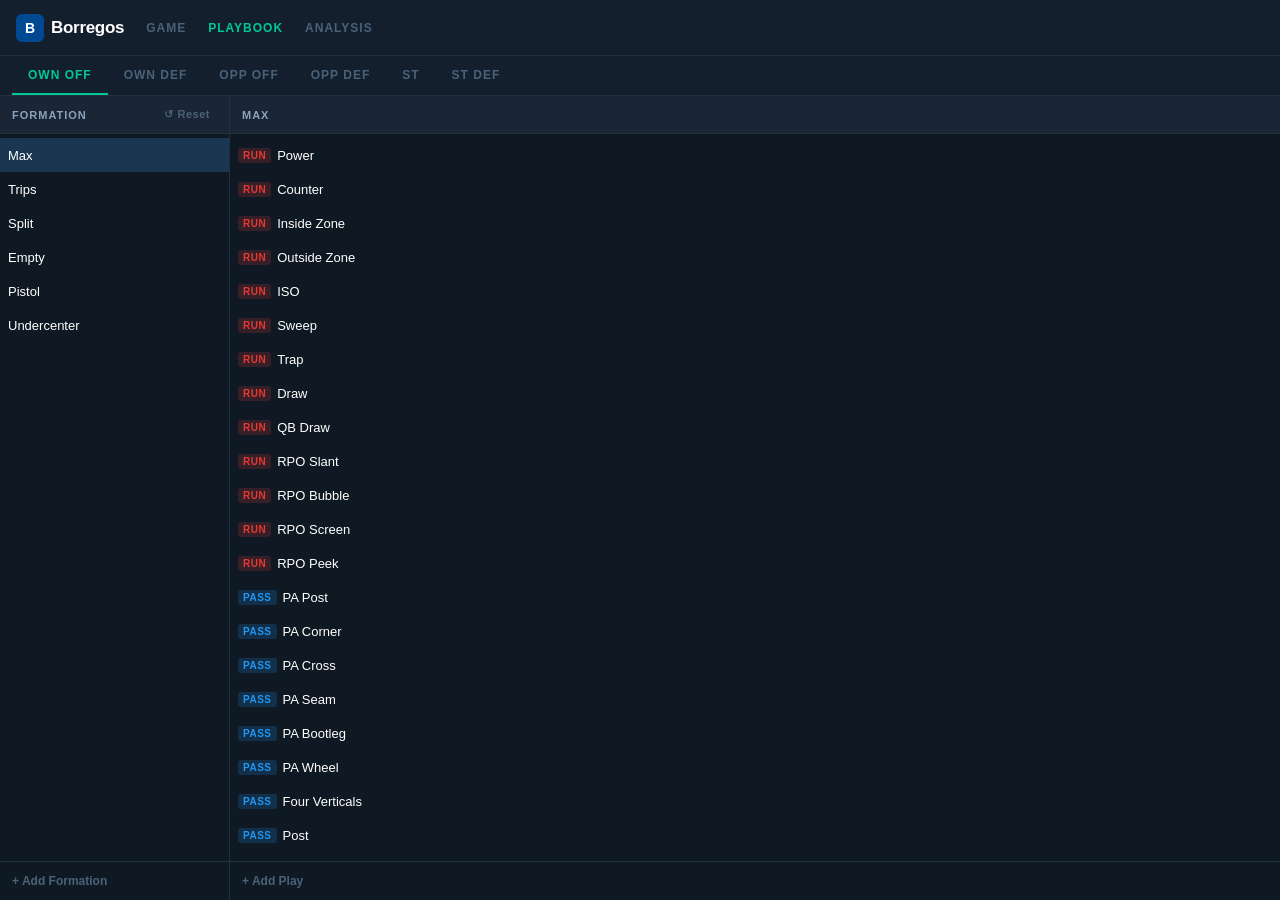
<file: playbook.html>
<!DOCTYPE html>
<html lang="es">
<head>
  <meta charset="UTF-8" />
  <meta name="viewport" content="width=device-width, initial-scale=1.0, user-scalable=no" />
  <title>Playbook — DataBlitz</title>
  <script src="data.js"></script>
  <style>
    /* ── Tokens (from tokens.css) ── */
    :root {
      --bg:             #0f1923;
      --bg-mid:         #141f2e;
      --bg-panel:       #1a2535;
      --bg-card:        #1e2d3d;
      --bg-item:        #243447;
      --bg-item-hover:  #2a3d54;
      --bg-selected:    #1a3650;
      --border:         #243040;
      --border-light:   #2d3f55;
      --text-primary:   #ffffff;
      --text-secondary: #8ba3be;
      --text-muted:     #4a6278;
      --accent-blue:    #2196f3;
      --accent-orange:  #ff6b00;
      --run-color:      #e53935;
      --run-bg:         rgba(229,57,53,.18);
      --pass-color:     #2196f3;
      --pass-bg:        rgba(33,150,243,.18);
      --r-sm:           6px;
      --r-md:           10px;
      --topbar-h:       56px;
      --tabbar-h:       40px;
    }

    *, *::before, *::after { box-sizing: border-box; margin: 0; padding: 0; border: none; outline: none; }

    body {
      background: var(--bg);
      color: var(--text-primary);
      font-family: -apple-system, 'SF Pro Display', 'Helvetica Neue', sans-serif;
      font-size: 14px;
      height: 100vh;
      display: flex;
      flex-direction: column;
      overflow: hidden;
    }

    /* ── Topbar ── */
    #topbar {
      height: var(--topbar-h);
      background: var(--bg-mid);
      border-bottom: 1px solid var(--border);
      display: flex;
      align-items: center;
      padding: 0 16px;
      gap: 0;
      flex-shrink: 0;
    }
    .logo { display: flex; align-items: center; gap: 7px; }
    .logo-icon {
      width: 28px; height: 28px;
      background: #004992;
      border-radius: 6px;
      display: flex; align-items: center; justify-content: center;
      font-size: 14px; font-weight: 900; color: #fff;
    }
    .logo-text {
      font-size: 17px; font-weight: 700;
      color: var(--text-primary); letter-spacing: -0.3px;
    }
    .main-nav { display: flex; gap: 2px; margin-left: 12px; }
    .nav-link {
      padding: 0 10px; height: 30px;
      display: flex; align-items: center;
      font-family: -apple-system, 'SF Pro Display', 'Helvetica Neue', sans-serif;
      font-weight: 700; font-size: 12px; letter-spacing: 1px;
      color: var(--text-muted);
      text-decoration: none;
      border-radius: var(--r-sm);
      transition: color .15s;
    }
    .nav-link:hover  { color: var(--text-primary); }
    .nav-link.active { color: #00c896; }

    /* ── Tab bar ── */
    #tab-bar {
      height: var(--tabbar-h);
      background: var(--bg-mid);
      border-bottom: 1px solid var(--border);
      display: flex;
      align-items: stretch;
      padding: 0 12px;
      gap: 0;
      flex-shrink: 0;
    }
    .pb-tab {
      padding: 0 16px;
      font-family: -apple-system, 'SF Pro Display', 'Helvetica Neue', sans-serif;
      font-weight: 700; font-size: 12px; letter-spacing: 1px;
      color: var(--text-muted);
      background: transparent;
      cursor: pointer;
      border-bottom: 2px solid transparent;
      transition: color .15s, border-color .15s;
    }
    .pb-tab:hover { color: var(--text-secondary); }
    .pb-tab[data-tab="own-off"].active,
    .pb-tab[data-tab="own-def"].active { color: #00c896; border-bottom-color: #00c896; }
    .pb-tab[data-tab="opp-off"].active,
    .pb-tab[data-tab="opp-def"].active { color: #e85d30; border-bottom-color: #e85d30; }
    .pb-tab[data-tab="st"].active,
    .pb-tab[data-tab="st-def"].active  { color: #f5a623; border-bottom-color: #f5a623; }

    /* ── Main panel ── */
    #main-panel {
      flex: 1;
      display: flex;
      overflow: hidden;
    }

    /* ── Column ── */
    .pb-col {
      display: flex;
      flex-direction: column;
      overflow: hidden;
      border-right: 1px solid var(--border);
      flex: 1;
      min-width: 0;
    }
    .pb-col:last-child { border-right: none; }
    .pb-col.col-formations { flex: 0 0 230px; }

    /* ── Column header ── */
    .pb-col-header {
      height: 38px;
      display: flex; align-items: center; justify-content: space-between;
      padding: 0 12px;
      background: var(--bg-panel);
      border-bottom: 1px solid var(--border);
      flex-shrink: 0;
    }
    .pb-col-title {
      font-family: -apple-system, 'SF Pro Display', 'Helvetica Neue', sans-serif;
      font-weight: 700; font-size: 11px; letter-spacing: 1px;
      text-transform: uppercase;
      color: var(--text-secondary);
    }
    .pb-reset-btn {
      font-family: -apple-system, 'SF Pro Display', 'Helvetica Neue', sans-serif;
      font-size: 11px; font-weight: 600; letter-spacing: 0.5px;
      color: var(--text-muted);
      background: transparent;
      cursor: pointer;
      padding: 3px 7px;
      border-radius: 4px;
      transition: color .12s;
    }
    .pb-reset-btn:hover { color: #f5c518; }

    /* ── List ── */
    .pb-list {
      flex: 1;
      overflow-y: auto;
      padding: 4px 0;
    }
    .pb-list::-webkit-scrollbar { width: 4px; }
    .pb-list::-webkit-scrollbar-thumb { background: var(--border-light); border-radius: 2px; }

    /* ── Item row ── */
    .pb-item {
      display: flex; align-items: center; gap: 6px;
      height: 34px;
      padding: 0 8px;
      cursor: pointer;
      transition: background .1s;
    }
    .pb-item:hover    { background: var(--bg-item-hover); }
    .pb-item.selected { background: var(--bg-selected); }

    .pb-item-name {
      flex: 1;
      font-size: 13px; color: var(--text-primary);
      white-space: nowrap; overflow: hidden; text-overflow: ellipsis;
    }
    .pb-item-actions {
      display: flex; gap: 2px;
      opacity: 0; transition: opacity .1s;
    }
    .pb-item:hover .pb-item-actions { opacity: 1; }

    /* ── Icon buttons ── */
    .pb-icon-btn {
      width: 22px; height: 22px;
      display: flex; align-items: center; justify-content: center;
      border-radius: 4px;
      font-size: 12px;
      color: var(--text-muted);
      background: transparent;
      cursor: pointer;
      transition: background .1s, color .1s;
    }
    .pb-icon-btn:hover         { background: var(--bg-item); color: var(--text-primary); }
    .pb-icon-btn.del:hover     { color: #ef4444 !important; }
    .pb-icon-btn.always-show   { opacity: 1 !important; }

    /* ── Type badge (read mode) ── */
    .pb-badge {
      font-family: -apple-system, 'SF Pro Display', 'Helvetica Neue', sans-serif;
      font-size: 10px; font-weight: 700; letter-spacing: 0.5px;
      padding: 2px 5px; border-radius: 3px;
      flex-shrink: 0;
    }
    .pb-badge.run  { background: var(--run-bg);  color: var(--run-color);  }
    .pb-badge.pass { background: var(--pass-bg); color: var(--pass-color); }

    /* ── Add row ── */
    .pb-add-row {
      padding: 5px 6px;
      border-top: 1px solid var(--border);
      flex-shrink: 0;
    }
    .pb-add-btn {
      display: flex; align-items: center; gap: 6px;
      width: 100%; height: 28px;
      padding: 0 6px;
      border-radius: var(--r-sm);
      font-size: 12px; font-weight: 600;
      color: var(--text-muted);
      background: transparent;
      cursor: pointer;
      transition: background .12s, color .12s;
      text-align: left;
    }
    .pb-add-btn:hover { background: var(--bg-item); color: var(--text-secondary); }

    /* ── Inline input ── */
    .pb-inline-input {
      flex: 1; height: 26px; min-width: 0;
      background: var(--bg-item);
      border: 1px solid var(--accent-blue);
      border-radius: 4px;
      color: var(--text-primary);
      font-family: -apple-system, 'SF Pro Display', 'Helvetica Neue', sans-serif;
      font-size: 13px;
      padding: 0 7px;
    }
    .pb-inline-input:focus { outline: none; }

    /* ── Inline add form ── */
    .pb-add-form {
      display: flex; align-items: center; gap: 5px;
      padding: 5px 8px;
      background: var(--bg-item);
      border-top: 1px solid var(--border-light);
    }

    /* ── Type toggle (in add/edit forms) ── */
    .pb-type-toggle {
      display: flex;
      border-radius: 4px; overflow: hidden;
      border: 1px solid var(--border-light);
      flex-shrink: 0;
    }
    .pb-type-btn {
      padding: 3px 8px;
      font-family: -apple-system, 'SF Pro Display', 'Helvetica Neue', sans-serif;
      font-size: 10px; font-weight: 700; letter-spacing: 0.5px;
      color: var(--text-muted);
      background: transparent;
      cursor: pointer;
      transition: background .1s, color .1s;
    }
    .pb-type-btn.run.active  { background: var(--run-bg);  color: var(--run-color);  }
    .pb-type-btn.pass.active { background: var(--pass-bg); color: var(--pass-color); }

    /* ── Toast ── */
    #pb-toast {
      position: fixed; bottom: 20px; right: 20px;
      padding: 7px 14px; border-radius: var(--r-sm);
      font-family: -apple-system, 'SF Pro Display', 'Helvetica Neue', sans-serif;
      font-size: 12px; font-weight: 700;
      z-index: 9999;
      opacity: 0; transform: translateY(6px);
      transition: opacity .2s, transform .2s;
      pointer-events: none;
    }
    #pb-toast.show { opacity: 1; transform: translateY(0); }

    /* ── Empty states ── */
    .pb-empty {
      padding: 20px 12px;
      color: var(--text-muted); font-size: 12px;
      text-align: center;
    }
  </style>
</head>
<body>

  <!-- Topbar -->
  <header id="topbar">
    <div class="logo">
      <div class="logo-icon">B</div>
      <span class="logo-text">Borregos</span>
    </div>
    <nav class="main-nav">
      <a class="nav-link" href="index.html">GAME</a>
      <a class="nav-link active" href="playbook.html">PLAYBOOK</a>
      <a class="nav-link" href="analysis.html">ANALYSIS</a>
    </nav>
  </header>

  <!-- Tab bar -->
  <div id="tab-bar">
    <button class="pb-tab active" data-tab="own-off">OWN OFF</button>
    <button class="pb-tab" data-tab="own-def">OWN DEF</button>
    <button class="pb-tab" data-tab="opp-off">OPP OFF</button>
    <button class="pb-tab" data-tab="opp-def">OPP DEF</button>
    <button class="pb-tab" data-tab="st">ST</button>
    <button class="pb-tab" data-tab="st-def">ST DEF</button>
  </div>

  <!-- Main panel — populated by JS -->
  <div id="main-panel"></div>

  <!-- Toast -->
  <div id="pb-toast"></div>

  <script>
  // ── Utilities ─────────────────────────────────────────────────────────

  function uid() {
    return (typeof crypto !== 'undefined' && crypto.randomUUID)
      ? crypto.randomUUID()
      : Date.now().toString(36) + Math.random().toString(36).slice(2);
  }

  function clone(obj) { return JSON.parse(JSON.stringify(obj)); }

  function esc(s) {
    return String(s)
      .replace(/&/g, '&amp;').replace(/</g, '&lt;')
      .replace(/>/g, '&gt;').replace(/"/g, '&quot;');
  }

  let _toastTimer;
  function showToast(msg, color) {
    const el = document.getElementById('pb-toast');
    el.textContent = msg;
    el.style.background = color;
    el.style.color = (color === '#f5c518' || color === '#00c896') ? '#000' : '#fff';
    el.classList.add('show');
    clearTimeout(_toastTimer);
    _toastTimer = setTimeout(() => el.classList.remove('show'), 2000);
  }

  // ── Storage ───────────────────────────────────────────────────────────

  const KEYS = {
    'own-off': 'playsync_playbook_own_off',
    'own-def': 'playsync_playbook_own_def',
    'opp-off': 'playsync_playbook_opp_off',
    'opp-def': 'playsync_playbook_opp_def',
    'st':      'playsync_playbook_st',
    'st-def':  'playsync_playbook_st_def',
  };

  function defaultsFor(tab) {
    switch (tab) {
      case 'own-off': return PLAYBOOK;
      case 'own-def': return DEFENSE_DATA;
      case 'opp-off': return OPPONENT_PLAYBOOK;
      case 'opp-def': return OPP_DEFENSE_DATA;
      case 'st':      return ST_PLAYBOOK;
      case 'st-def':  return ST_DEFENSE_DATA;
    }
  }

  // ── App state ─────────────────────────────────────────────────────────

  const S = {
    activeTab: 'own-off',
    selForm:   { 'own-off': null, 'opp-off': null, 'st': null },
    pb:        {},
  };

  function loadAll() {
    ['own-off', 'own-def', 'opp-off', 'opp-def', 'st', 'st-def'].forEach(tab => {
      try {
        const raw = localStorage.getItem(KEYS[tab]);
        S.pb[tab] = raw ? JSON.parse(raw) : clone(defaultsFor(tab));
      } catch {
        S.pb[tab] = clone(defaultsFor(tab));
      }
    });
    ['own-off', 'opp-off', 'st'].forEach(tab => {
      const fmts = S.pb[tab]?.formations;
      S.selForm[tab] = fmts?.length ? fmts[0].id : null;
    });
  }

  function autosave(tab) {
    localStorage.setItem(KEYS[tab], JSON.stringify(S.pb[tab]));
    showToast('Saved ✓', '#00c896');
  }

  function doReset(tab) {
    const labels = {
      'own-off': 'OWN OFFENSE', 'own-def': 'OWN DEFENSE',
      'opp-off': 'OPP OFFENSE', 'opp-def': 'OPP DEFENSE',
      'st':     'SPECIAL TEAMS',
      'st-def': 'ST DEFENSE',
    };
    if (!confirm(`Reset ${labels[tab]} to factory defaults?\nAll custom changes will be lost.`)) return;
    localStorage.removeItem(KEYS[tab]);
    S.pb[tab] = clone(defaultsFor(tab));
    if (tab === 'own-off' || tab === 'opp-off' || tab === 'st') {
      const fmts = S.pb[tab]?.formations;
      S.selForm[tab] = fmts?.length ? fmts[0].id : null;
    }
    renderPanel();
    showToast('Reset to defaults', '#f5c518');
  }

  // ── Tabs + panel router ───────────────────────────────────────────────

  function renderPanel() {
    document.querySelectorAll('.pb-tab').forEach(btn =>
      btn.classList.toggle('active', btn.dataset.tab === S.activeTab)
    );
    const tab = S.activeTab;
    if (tab === 'own-off' || tab === 'opp-off' || tab === 'st') renderOffPanel(tab);
    else renderDefPanel(tab);
  }

  // ── OFFENSE PANEL ─────────────────────────────────────────────────────

  function renderOffPanel(tab) {
    const panel  = document.getElementById('main-panel');
    const pb     = S.pb[tab];
    const selId  = S.selForm[tab];
    const selName = selId ? (pb.formations.find(f => f.id === selId)?.name || 'Plays') : 'Plays';

    panel.innerHTML = `
      <div class="pb-col col-formations" id="col-formations">
        <div class="pb-col-header">
          <span class="pb-col-title">Formation</span>
          <button class="pb-reset-btn" id="pb-reset-btn">↺ Reset</button>
        </div>
        <div class="pb-list" id="pb-form-list"></div>
        <div class="pb-add-row">
          <button class="pb-add-btn" id="pb-add-form-btn">+ Add Formation</button>
        </div>
      </div>
      <div class="pb-col" id="col-plays">
        <div class="pb-col-header">
          <span class="pb-col-title" id="plays-col-title">${esc(selName)}</span>
        </div>
        <div class="pb-list" id="pb-play-list"></div>
        ${selId ? `
        <div class="pb-add-row">
          <button class="pb-add-btn" id="pb-add-play-btn">+ Add Play</button>
        </div>` : ''}
      </div>
    `;

    renderFormationList(tab);
    renderPlayList(tab);

    document.getElementById('pb-reset-btn').addEventListener('click', () => doReset(tab));
    document.getElementById('pb-add-form-btn').addEventListener('click', () => showAddFormation(tab));
    document.getElementById('pb-add-play-btn')?.addEventListener('click', () => showAddPlay(tab, selId));
  }

  function renderFormationList(tab) {
    const pb   = S.pb[tab];
    const selId = S.selForm[tab];
    const list  = document.getElementById('pb-form-list');
    if (!list) return;
    list.innerHTML = '';

    if (!pb.formations.length) {
      list.innerHTML = '<div class="pb-empty">No formations</div>';
      return;
    }

    pb.formations.forEach(f => {
      const item = document.createElement('div');
      item.className = 'pb-item' + (f.id === selId ? ' selected' : '');
      item.dataset.formId = f.id;
      item.innerHTML = `
        <span class="pb-item-name">${esc(f.name)}</span>
        <div class="pb-item-actions">
          <button class="pb-icon-btn" title="Rename">✎</button>
          <button class="pb-icon-btn del" title="Delete">✕</button>
        </div>
      `;

      item.addEventListener('click', e => {
        if (e.target.closest('.pb-icon-btn')) return;
        S.selForm[tab] = f.id;
        renderOffPanel(tab);
      });

      const [editBtn, delBtn] = item.querySelectorAll('.pb-icon-btn');
      editBtn.addEventListener('click', e => { e.stopPropagation(); startEditFormation(tab, f.id); });
      delBtn.addEventListener('click', e => {
        e.stopPropagation();
        if (!confirm(`Delete "${f.name}"? All its plays will be removed.`)) return;
        pb.formations = pb.formations.filter(x => x.id !== f.id);
        delete pb.plays[f.id];
        if (S.selForm[tab] === f.id) S.selForm[tab] = pb.formations[0]?.id || null;
        autosave(tab);
        renderOffPanel(tab);
      });

      list.appendChild(item);
    });
  }

  function renderPlayList(tab) {
    const pb    = S.pb[tab];
    const selId = S.selForm[tab];
    const list  = document.getElementById('pb-play-list');
    if (!list) return;
    list.innerHTML = '';

    if (!selId) {
      list.innerHTML = '<div class="pb-empty">Select a formation</div>';
      return;
    }

    const plays = pb.plays[selId] || [];
    if (!plays.length) {
      list.innerHTML = '<div class="pb-empty">No plays — add one below</div>';
      return;
    }

    plays.forEach(p => {
      const item = document.createElement('div');
      item.className = 'pb-item';
      item.dataset.playId = p.id;
      item.innerHTML = `
        <span class="pb-badge ${p.type}">${p.type === 'run' ? 'RUN' : 'PASS'}</span>
        <span class="pb-item-name">${esc(p.name)}</span>
        <div class="pb-item-actions">
          <button class="pb-icon-btn" title="Edit">✎</button>
          <button class="pb-icon-btn del" title="Delete">✕</button>
        </div>
      `;

      const [editBtn, delBtn] = item.querySelectorAll('.pb-icon-btn');
      editBtn.addEventListener('click', e => { e.stopPropagation(); startEditPlay(tab, selId, p.id); });
      delBtn.addEventListener('click', e => {
        e.stopPropagation();
        if (!confirm(`Delete "${p.name}"?`)) return;
        pb.plays[selId] = plays.filter(x => x.id !== p.id);
        autosave(tab);
        renderPlayList(tab);
      });

      list.appendChild(item);
    });
  }

  // ── Inline editing: formation name ────────────────────────────────────

  function startEditFormation(tab, formId) {
    const pb   = S.pb[tab];
    const f    = pb.formations.find(f => f.id === formId);
    if (!f) return;
    const item = document.querySelector(`#pb-form-list [data-form-id="${formId}"]`);
    if (!item) return;

    const nameEl    = item.querySelector('.pb-item-name');
    const actionsEl = item.querySelector('.pb-item-actions');
    actionsEl.style.opacity = '0';

    const input = document.createElement('input');
    input.className = 'pb-inline-input';
    input.value = f.name;
    nameEl.replaceWith(input);
    input.focus(); input.select();

    let done = false;
    const commit = () => {
      if (done) return; done = true;
      const v = input.value.trim();
      if (v && v !== f.name) { f.name = v; autosave(tab); }
      renderOffPanel(tab);
    };
    input.addEventListener('keydown', e => {
      if (e.key === 'Enter') commit();
      if (e.key === 'Escape') { done = true; renderOffPanel(tab); }
    });
    input.addEventListener('blur', commit);
  }

  // ── Inline editing: play ──────────────────────────────────────────────

  function startEditPlay(tab, formId, playId) {
    const pb    = S.pb[tab];
    const plays = pb.plays[formId] || [];
    const p     = plays.find(p => p.id === playId);
    if (!p) return;
    const item  = document.querySelector(`#pb-play-list [data-play-id="${playId}"]`);
    if (!item) return;

    let editType = p.type;
    const badgeEl   = item.querySelector('.pb-badge');
    const nameEl    = item.querySelector('.pb-item-name');
    const actionsEl = item.querySelector('.pb-item-actions');
    actionsEl.style.opacity = '0';

    // Replace badge with type toggle
    const toggle = document.createElement('div');
    toggle.className = 'pb-type-toggle';
    toggle.innerHTML = `
      <button class="pb-type-btn run${editType === 'run' ? ' active' : ''}"  type="button">RUN</button>
      <button class="pb-type-btn pass${editType === 'pass' ? ' active' : ''}" type="button">PASS</button>
    `;
    toggle.querySelectorAll('.pb-type-btn').forEach(btn => {
      btn.addEventListener('mousedown', e => {
        e.preventDefault(); // prevents blur on the name input
        editType = btn.classList.contains('run') ? 'run' : 'pass';
        toggle.querySelectorAll('.pb-type-btn').forEach(b => b.classList.toggle('active', b === btn));
      });
    });
    badgeEl.replaceWith(toggle);

    // Replace name with input
    const input = document.createElement('input');
    input.className = 'pb-inline-input';
    input.value = p.name;
    nameEl.replaceWith(input);
    input.focus(); input.select();

    let done = false;
    const commit = () => {
      if (done) return; done = true;
      const v = input.value.trim();
      if (v) { p.name = v; p.type = editType; autosave(tab); }
      renderPlayList(tab);
    };
    input.addEventListener('keydown', e => {
      if (e.key === 'Enter') commit();
      if (e.key === 'Escape') { done = true; renderPlayList(tab); }
    });
    input.addEventListener('blur', commit);
  }

  // ── Add formation inline ──────────────────────────────────────────────

  function showAddFormation(tab) {
    const list = document.getElementById('pb-form-list');
    if (!list) return;
    list.querySelector('.pb-add-form')?.remove();

    const form = document.createElement('div');
    form.className = 'pb-add-form';
    form.innerHTML = `
      <input class="pb-inline-input" placeholder="Formation name..." style="flex:1" />
      <button class="pb-icon-btn always-show" style="color:#00c896" title="Add">✓</button>
      <button class="pb-icon-btn always-show" title="Cancel">✕</button>
    `;
    list.appendChild(form);
    list.scrollTop = list.scrollHeight;

    const input   = form.querySelector('input');
    const [ok, cancel] = form.querySelectorAll('.pb-icon-btn');
    input.focus();

    const commit = () => {
      const v = input.value.trim();
      if (v) {
        const pb = S.pb[tab];
        const id = uid();
        pb.formations.push({ id, name: v, group: v[0].toUpperCase() });
        if (!pb.plays[id]) pb.plays[id] = [];
        S.selForm[tab] = id;
        autosave(tab);
      }
      renderOffPanel(tab);
    };
    input.addEventListener('keydown', e => {
      if (e.key === 'Enter') commit();
      if (e.key === 'Escape') form.remove();
    });
    ok.addEventListener('click', commit);
    cancel.addEventListener('click', () => form.remove());
  }

  // ── Add play inline ───────────────────────────────────────────────────

  function showAddPlay(tab, formId) {
    if (!formId) return;
    const list = document.getElementById('pb-play-list');
    if (!list) return;
    list.querySelector('.pb-add-form')?.remove();

    let addType = 'pass';
    const form = document.createElement('div');
    form.className = 'pb-add-form';
    form.innerHTML = `
      <div class="pb-type-toggle">
        <button class="pb-type-btn run"         type="button">RUN</button>
        <button class="pb-type-btn pass active"  type="button">PASS</button>
      </div>
      <input class="pb-inline-input" placeholder="Play name..." style="flex:1" />
      <button class="pb-icon-btn always-show" style="color:#00c896" title="Add">✓</button>
      <button class="pb-icon-btn always-show" title="Cancel">✕</button>
    `;
    list.appendChild(form);
    list.scrollTop = list.scrollHeight;

    form.querySelectorAll('.pb-type-btn').forEach(btn => {
      btn.addEventListener('mousedown', e => {
        e.preventDefault();
        addType = btn.classList.contains('run') ? 'run' : 'pass';
        form.querySelectorAll('.pb-type-btn').forEach(b => b.classList.toggle('active', b === btn));
      });
    });

    const input = form.querySelector('input');
    const [ok, cancel] = form.querySelectorAll('.pb-icon-btn');
    input.focus();

    const commit = () => {
      const v = input.value.trim();
      if (v) {
        const pb = S.pb[tab];
        if (!pb.plays[formId]) pb.plays[formId] = [];
        pb.plays[formId].push({ id: uid(), name: v, type: addType });
        autosave(tab);
      }
      renderPlayList(tab);
    };
    input.addEventListener('keydown', e => {
      if (e.key === 'Enter') commit();
      if (e.key === 'Escape') form.remove();
    });
    ok.addEventListener('click', commit);
    cancel.addEventListener('click', () => form.remove());
  }

  // ── DEFENSE PANEL ─────────────────────────────────────────────────────

  function renderDefPanel(tab) {
    const panel = document.getElementById('main-panel');
    panel.innerHTML = `
      <div class="pb-col" id="col-fronts">
        <div class="pb-col-header">
          <span class="pb-col-title">Fronts</span>
          <button class="pb-reset-btn" id="pb-reset-btn">↺ Reset</button>
        </div>
        <div class="pb-list" id="pb-fronts-list"></div>
        <div class="pb-add-row">
          <button class="pb-add-btn pb-add-def" data-list="fronts">+ Add Front</button>
        </div>
      </div>
      <div class="pb-col" id="col-blitzes">
        <div class="pb-col-header">
          <span class="pb-col-title">Blitzes</span>
        </div>
        <div class="pb-list" id="pb-blitzes-list"></div>
        <div class="pb-add-row">
          <button class="pb-add-btn pb-add-def" data-list="blitzes">+ Add Blitz</button>
        </div>
      </div>
      <div class="pb-col" id="col-coverages">
        <div class="pb-col-header">
          <span class="pb-col-title">Coverages</span>
        </div>
        <div class="pb-list" id="pb-coverages-list"></div>
        <div class="pb-add-row">
          <button class="pb-add-btn pb-add-def" data-list="coverages">+ Add Coverage</button>
        </div>
      </div>
    `;

    renderDefList(tab, 'fronts');
    renderDefList(tab, 'blitzes');
    renderDefList(tab, 'coverages');

    document.getElementById('pb-reset-btn').addEventListener('click', () => doReset(tab));
    panel.querySelectorAll('.pb-add-def').forEach(btn =>
      btn.addEventListener('click', () => showAddDefItem(tab, btn.dataset.list))
    );
  }

  function renderDefList(tab, listKey) {
    const items = S.pb[tab][listKey] || [];
    const el    = document.getElementById(`pb-${listKey}-list`);
    if (!el) return;
    el.innerHTML = '';

    if (!items.length) {
      el.innerHTML = '<div class="pb-empty">No items</div>';
      return;
    }

    items.forEach(item => {
      const row = document.createElement('div');
      row.className = 'pb-item';
      row.dataset.defId = item.id;
      row.innerHTML = `
        <span class="pb-item-name">${esc(item.name)}</span>
        <div class="pb-item-actions">
          <button class="pb-icon-btn" title="Edit">✎</button>
          <button class="pb-icon-btn del" title="Delete">✕</button>
        </div>
      `;

      const [editBtn, delBtn] = row.querySelectorAll('.pb-icon-btn');
      editBtn.addEventListener('click', e => { e.stopPropagation(); startEditDefItem(tab, listKey, item.id); });
      delBtn.addEventListener('click', e => {
        e.stopPropagation();
        if (!confirm(`Delete "${item.name}"?`)) return;
        S.pb[tab][listKey] = items.filter(x => x.id !== item.id);
        autosave(tab);
        renderDefList(tab, listKey);
      });

      el.appendChild(row);
    });
  }

  function startEditDefItem(tab, listKey, itemId) {
    const items = S.pb[tab][listKey] || [];
    const item  = items.find(i => i.id === itemId);
    if (!item) return;
    const row = document.querySelector(`#pb-${listKey}-list [data-def-id="${itemId}"]`);
    if (!row) return;

    const nameEl    = row.querySelector('.pb-item-name');
    const actionsEl = row.querySelector('.pb-item-actions');
    actionsEl.style.opacity = '0';

    const input = document.createElement('input');
    input.className = 'pb-inline-input';
    input.value = item.name;
    nameEl.replaceWith(input);
    input.focus(); input.select();

    let done = false;
    const commit = () => {
      if (done) return; done = true;
      const v = input.value.trim();
      if (v && v !== item.name) { item.name = v; autosave(tab); }
      renderDefList(tab, listKey);
    };
    input.addEventListener('keydown', e => {
      if (e.key === 'Enter') commit();
      if (e.key === 'Escape') { done = true; renderDefList(tab, listKey); }
    });
    input.addEventListener('blur', commit);
  }

  function showAddDefItem(tab, listKey) {
    const listEl = document.getElementById(`pb-${listKey}-list`);
    if (!listEl) return;
    listEl.querySelector('.pb-add-form')?.remove();

    const form = document.createElement('div');
    form.className = 'pb-add-form';
    form.innerHTML = `
      <input class="pb-inline-input" placeholder="Name..." style="flex:1" />
      <button class="pb-icon-btn always-show" style="color:#00c896" title="Add">✓</button>
      <button class="pb-icon-btn always-show" title="Cancel">✕</button>
    `;
    listEl.appendChild(form);
    listEl.scrollTop = listEl.scrollHeight;

    const input = form.querySelector('input');
    const [ok, cancel] = form.querySelectorAll('.pb-icon-btn');
    input.focus();

    const commit = () => {
      const v = input.value.trim();
      if (v) {
        if (!S.pb[tab][listKey]) S.pb[tab][listKey] = [];
        S.pb[tab][listKey].push({ id: uid(), name: v });
        autosave(tab);
      }
      renderDefList(tab, listKey);
    };
    input.addEventListener('keydown', e => {
      if (e.key === 'Enter') commit();
      if (e.key === 'Escape') form.remove();
    });
    ok.addEventListener('click', commit);
    cancel.addEventListener('click', () => form.remove());
  }

  // ── Init ──────────────────────────────────────────────────────────────

  document.addEventListener('DOMContentLoaded', () => {
    loadAll();

    document.querySelectorAll('.pb-tab').forEach(btn =>
      btn.addEventListener('click', () => { S.activeTab = btn.dataset.tab; renderPanel(); })
    );

    renderPanel();
  });
  </script>
</body>
</html>
</file>
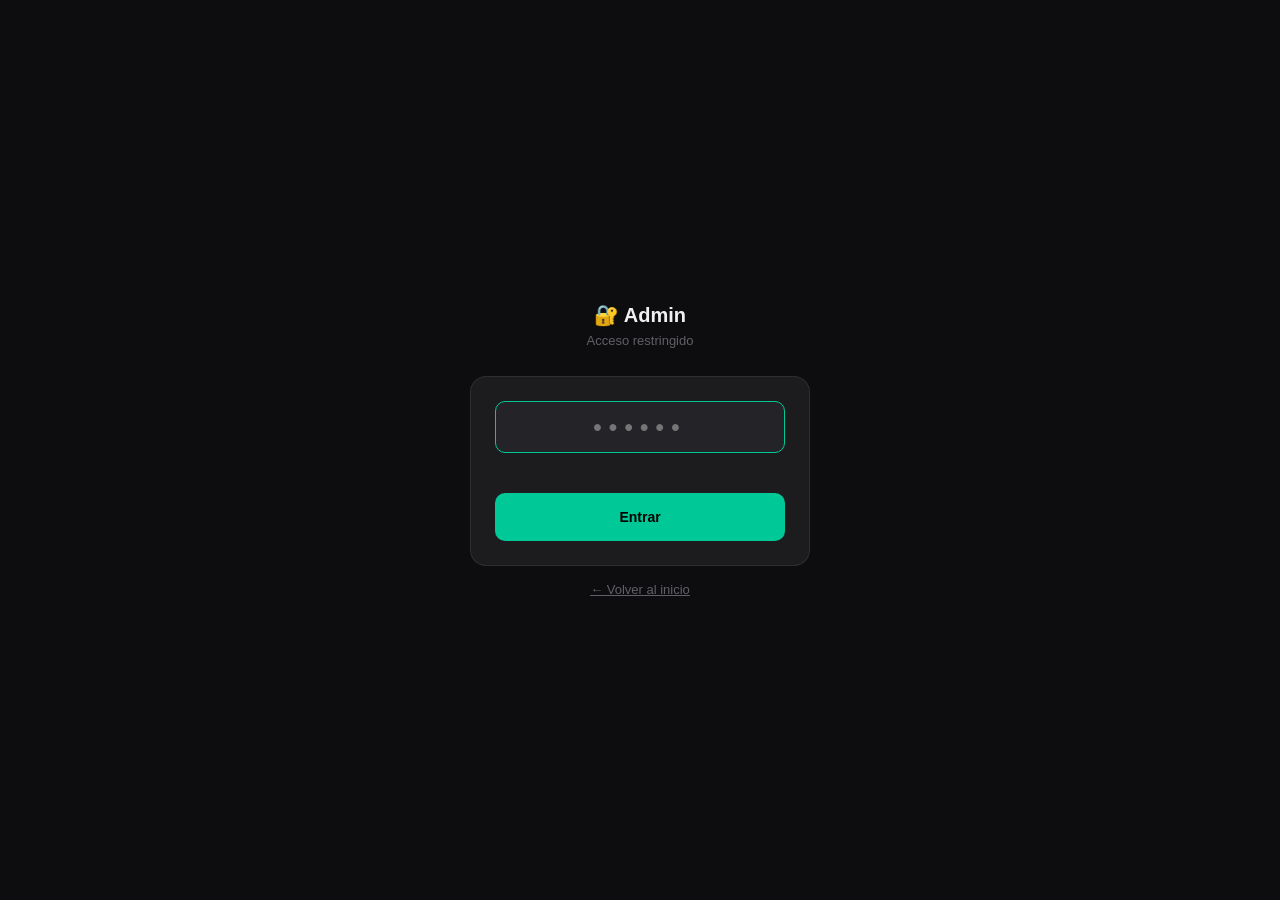
<file: frontend/admin.html>
<!DOCTYPE html>
<html lang="es">
<head>
  <meta charset="UTF-8">
  <meta name="viewport" content="width=device-width, initial-scale=1.0, user-scalable=no">
  <title>Admin — PlaySync</title>
  <style>
    *, *::before, *::after { box-sizing: border-box; margin: 0; padding: 0; }

    :root {
      --bg:        #0d0d0f;
      --bg-panel:  #141416;
      --bg-card:   #1c1c1f;
      --bg-item:   #242428;
      --border:    rgba(255,255,255,.08);
      --text:      #f0f0f2;
      --text-sec:  #a0a0a8;
      --text-muted:#606068;
      --accent:    #00C896;
      --danger:    #e53935;
      --warn:      #f5a623;
      --r-sm:      6px;
      --r-md:      10px;
      --font:      -apple-system, 'SF Pro Display', 'Helvetica Neue', sans-serif;
    }

    html, body {
      min-height: 100%; background: var(--bg);
      color: var(--text); font-family: var(--font);
    }

    button { cursor: pointer; border: none; background: none;
             font-family: var(--font); color: var(--text); }
    input  { font-family: var(--font); }

    /* ── PIN screen ── */
    .pin-root {
      min-height: 100dvh;
      display: flex; flex-direction: column;
      align-items: center; justify-content: center;
      padding: 24px 20px;
    }
    .pin-title {
      font-size: 20px; font-weight: 900;
      margin-bottom: 6px;
    }
    .pin-sub {
      font-size: 13px; color: var(--text-muted);
      margin-bottom: 28px;
    }
    .pin-card {
      width: 100%; max-width: 340px;
      background: var(--bg-card);
      border: 1px solid var(--border);
      border-radius: 16px;
      padding: 24px;
    }
    .pin-input {
      width: 100%; height: 52px;
      padding: 0 16px; text-align: center;
      background: var(--bg-item);
      border: 1px solid var(--border);
      border-radius: var(--r-md);
      color: var(--text);
      font-size: 24px; font-weight: 800;
      letter-spacing: .3em;
      margin-bottom: 8px;
      transition: border-color .15s;
    }
    .pin-input:focus { outline: none; border-color: var(--accent); }
    .pin-input.error { border-color: var(--danger); }
    .pin-error {
      font-size: 12px; color: var(--danger);
      min-height: 18px; margin-bottom: 14px;
      text-align: center; font-weight: 600;
    }
    .pin-btn {
      width: 100%; height: 48px;
      background: var(--accent); color: #000;
      font-size: 14px; font-weight: 800;
      border-radius: var(--r-md);
    }
    .pin-back {
      margin-top: 16px;
      font-size: 13px; color: var(--text-muted);
      text-align: center; cursor: pointer;
      text-decoration: underline;
    }

    /* ── Admin panel ── */
    .admin-root { display: none; flex-direction: column; min-height: 100dvh; }
    .admin-root.show { display: flex; }

    .admin-topbar {
      height: 52px;
      background: var(--bg-panel);
      border-bottom: 1px solid var(--border);
      display: flex; align-items: center;
      padding: 0 16px; gap: 12px;
      flex-shrink: 0;
    }
    .admin-topbar-title {
      font-size: 15px; font-weight: 800; flex: 1;
    }
    .admin-topbar-badge {
      font-size: 10px; font-weight: 700;
      letter-spacing: .08em; text-transform: uppercase;
      padding: 3px 8px; border-radius: 4px;
      background: rgba(245,166,35,.15);
      color: var(--warn);
      border: 1px solid rgba(245,166,35,.3);
    }
    .admin-logout-btn {
      font-size: 12px; color: var(--text-muted);
      padding: 4px 10px;
      border: 1px solid var(--border);
      border-radius: var(--r-sm);
    }

    .admin-content {
      flex: 1; padding: 20px 16px;
      max-width: 640px; margin: 0 auto; width: 100%;
    }

    /* ── Section ── */
    .admin-section { margin-bottom: 28px; }
    .admin-section-title {
      font-size: 11px; font-weight: 700;
      letter-spacing: .1em; text-transform: uppercase;
      color: var(--text-muted); margin-bottom: 12px;
    }

    /* ── Create team card ── */
    .create-card {
      background: var(--bg-card);
      border: 1px solid var(--border);
      border-radius: var(--r-md);
      padding: 16px;
    }
    .create-row {
      display: flex; gap: 8px; margin-bottom: 8px;
    }
    .create-input {
      flex: 1; height: 44px; padding: 0 12px;
      background: var(--bg-item);
      border: 1px solid var(--border);
      border-radius: var(--r-sm);
      color: var(--text); font-size: 15px;
      font-weight: 700; letter-spacing: .1em;
      text-transform: uppercase;
      transition: border-color .15s;
    }
    .create-input:focus { outline: none; border-color: var(--accent); }
    .create-input::placeholder {
      text-transform: none; font-weight: 400;
      letter-spacing: 0; font-size: 13px;
      color: var(--text-muted);
    }
    .create-btn {
      height: 44px; padding: 0 18px;
      background: var(--accent); color: #000;
      font-size: 13px; font-weight: 800;
      border-radius: var(--r-sm);
      white-space: nowrap;
    }
    .create-hint {
      font-size: 11px; color: var(--text-muted);
      line-height: 1.5;
    }
    .create-error {
      font-size: 12px; color: var(--danger);
      min-height: 16px; font-weight: 600;
    }

    /* ── Teams list ── */
    .teams-list {
      display: flex; flex-direction: column; gap: 8px;
    }
    .team-row {
      background: var(--bg-card);
      border: 1px solid var(--border);
      border-radius: var(--r-md);
      padding: 14px 16px;
      display: flex; align-items: center; gap: 12px;
    }
    .team-row-logo {
      width: 40px; height: 40px;
      border-radius: 8px;
      display: flex; align-items: center; justify-content: center;
      font-size: 14px; font-weight: 900;
      flex-shrink: 0; overflow: hidden;
      background: var(--bg-item);
      color: var(--text-muted);
    }
    .team-row-logo img {
      width: 100%; height: 100%; object-fit: cover;
    }
    .team-row-info { flex: 1; min-width: 0; }
    .team-row-code {
      font-size: 14px; font-weight: 800;
      letter-spacing: .08em;
    }
    .team-row-name {
      font-size: 12px; color: var(--text-muted);
      margin-top: 1px;
      white-space: nowrap; overflow: hidden;
      text-overflow: ellipsis;
    }
    .team-row-badges {
      display: flex; gap: 5px; flex-shrink: 0;
    }
    .badge {
      font-size: 9px; font-weight: 700;
      letter-spacing: .06em; text-transform: uppercase;
      padding: 2px 7px; border-radius: 3px;
    }
    .badge-configured {
      background: rgba(0,200,150,.12);
      color: var(--accent);
      border: 1px solid rgba(0,200,150,.2);
    }
    .badge-pending {
      background: rgba(245,166,35,.12);
      color: var(--warn);
      border: 1px solid rgba(245,166,35,.2);
    }
    .team-row-actions { display: flex; gap: 6px; flex-shrink: 0; }
    .team-action-btn {
      height: 32px; padding: 0 10px;
      background: var(--bg-item);
      border: 1px solid var(--border);
      border-radius: var(--r-sm);
      font-size: 12px; font-weight: 600;
      color: var(--text-muted);
      transition: all .12s;
    }
    .team-action-btn:active { opacity: .7; }
    .team-action-btn.danger:active { color: var(--danger); border-color: var(--danger); }

    /* ── Stats bar ── */
    .stats-bar {
      display: flex; gap: 1px;
      border-radius: var(--r-md); overflow: hidden;
      border: 1px solid var(--border);
      margin-bottom: 20px;
    }
    .stat-cell {
      flex: 1; padding: 14px 16px;
      background: var(--bg-card);
      display: flex; flex-direction: column; gap: 2px;
    }
    .stat-cell + .stat-cell { border-left: 1px solid var(--border); }
    .stat-val {
      font-size: 24px; font-weight: 900; line-height: 1;
    }
    .stat-lbl {
      font-size: 10px; font-weight: 700;
      color: var(--text-muted); letter-spacing: .06em;
      text-transform: uppercase;
    }

    /* ── Empty state ── */
    .teams-empty {
      padding: 32px 20px; text-align: center;
      color: var(--text-muted); font-size: 13px;
      background: var(--bg-card);
      border: 1px solid var(--border);
      border-radius: var(--r-md);
      line-height: 1.6;
    }

    /* ── Toast ── */
    .toast {
      position: fixed; bottom: 24px; left: 50%;
      transform: translateX(-50%) translateY(80px);
      background: var(--bg-card);
      border: 1px solid var(--border);
      border-radius: var(--r-md);
      padding: 10px 18px;
      font-size: 13px; font-weight: 700;
      transition: transform .25s;
      pointer-events: none; white-space: nowrap;
      z-index: 999;
    }
    .toast.show { transform: translateX(-50%) translateY(0); }
  </style>
</head>
<body>

<!-- PIN screen -->
<div class="pin-root" id="pin-screen">
  <div class="pin-title">🔐 Admin</div>
  <div class="pin-sub">Acceso restringido</div>
  <div class="pin-card">
    <input class="pin-input" id="pin-input" type="password"
           maxlength="6" placeholder="••••••"
           inputmode="numeric"/>
    <div class="pin-error" id="pin-error"></div>
    <button class="pin-btn" id="pin-btn">Entrar</button>
  </div>
  <div class="pin-back" onclick="window.location.href='login.html'">
    ← Volver al inicio
  </div>
</div>

<!-- Admin panel -->
<div class="admin-root" id="admin-panel">

  <div class="admin-topbar">
    <div class="admin-topbar-title">PlaySync Admin</div>
    <span class="admin-topbar-badge">Admin</span>
    <button class="admin-logout-btn" id="admin-logout">Salir</button>
  </div>

  <div class="admin-content">

    <!-- Stats -->
    <div class="stats-bar" id="stats-bar"></div>

    <!-- Crear equipo -->
    <div class="admin-section">
      <div class="admin-section-title">Nuevo equipo</div>
      <div class="create-card">
        <div class="create-row">
          <input class="create-input" id="new-team-code"
                 type="text" placeholder="Código (ej. AZTEC-01)"
                 maxlength="20" autocomplete="off"
                 autocorrect="off" autocapitalize="characters"/>
          <button class="create-btn" id="btn-create">Crear</button>
        </div>
        <div class="create-error" id="create-error"></div>
        <div class="create-hint">
          El código es lo que el equipo usará para acceder.<br>
          Recomendado: NOMBRE-AÑO · Ej: BORR-2026
        </div>
      </div>
    </div>

    <!-- Lista de equipos -->
    <div class="admin-section">
      <div class="admin-section-title">Equipos registrados</div>
      <div class="teams-list" id="teams-list"></div>
    </div>

  </div>
</div>

<!-- Toast -->
<div class="toast" id="toast"></div>

<script src="js/teamConfig.js"></script>
<script>
'use strict';

// ── PIN ───────────────────────────────────────────────────────────────────
// Cambia este PIN por el tuyo
const ADMIN_PIN = '1234';

let adminUnlocked = false;

function checkPin() {
  const val = document.getElementById('pin-input').value;
  if (val === ADMIN_PIN) {
    adminUnlocked = true;
    document.getElementById('pin-screen').style.display  = 'none';
    document.getElementById('admin-panel').classList.add('show');
    renderAdmin();
  } else {
    const input = document.getElementById('pin-input');
    const error = document.getElementById('pin-error');
    input.classList.add('error');
    error.textContent = 'PIN incorrecto';
    input.value = '';
    setTimeout(() => {
      input.classList.remove('error');
      error.textContent = '';
    }, 2000);
  }
}

// ── Toast ─────────────────────────────────────────────────────────────────
let _toastTimer;
function showToast(msg) {
  const el = document.getElementById('toast');
  el.textContent = msg;
  el.classList.add('show');
  clearTimeout(_toastTimer);
  _toastTimer = setTimeout(() => el.classList.remove('show'), 2500);
}

// ── Helpers ───────────────────────────────────────────────────────────────
function esc(s) {
  return String(s || '')
    .replace(/&/g,'&amp;').replace(/</g,'&lt;')
    .replace(/>/g,'&gt;').replace(/"/g,'&quot;');
}

function getTeamConfig(code) {
  try {
    const raw = localStorage.getItem(`${code}:playsync_team_config`);
    return raw ? JSON.parse(raw) : null;
  } catch { return null; }
}

function getTeamGames(code) {
  try {
    const raw = localStorage.getItem(`${code}:playsync_games`);
    return raw ? JSON.parse(raw) : [];
  } catch { return []; }
}

// ── Render admin ──────────────────────────────────────────────────────────
function renderAdmin() {
  const teams = TeamConfig.getTeams();
  renderStats(teams);
  renderTeamsList(teams);
}

function renderStats(teams) {
  const configured = teams.filter(t => {
    const cfg = getTeamConfig(t.code);
    return cfg && cfg.configuredAt;
  }).length;

  const totalGames = teams.reduce((sum, t) => {
    return sum + getTeamGames(t.code).length;
  }, 0);

  document.getElementById('stats-bar').innerHTML = `
    <div class="stat-cell">
      <div class="stat-val">${teams.length}</div>
      <div class="stat-lbl">Equipos</div>
    </div>
    <div class="stat-cell">
      <div class="stat-val">${configured}</div>
      <div class="stat-lbl">Configurados</div>
    </div>
    <div class="stat-cell">
      <div class="stat-val">${totalGames}</div>
      <div class="stat-lbl">Partidos</div>
    </div>
  `;
}

function renderTeamsList(teams) {
  const el = document.getElementById('teams-list');

  if (!teams.length) {
    el.innerHTML = `
      <div class="teams-empty">
        Sin equipos registrados.<br>
        Crea el primero arriba.
      </div>`;
    return;
  }

  el.innerHTML = teams.map(t => {
    const cfg        = getTeamConfig(t.code);
    const name       = cfg?.name || '—';
    const color      = cfg?.color || '#444';
    const logo       = cfg?.logo || null;
    const configured = !!(cfg?.configuredAt);
    const games      = getTeamGames(t.code).length;

    const logoHTML = logo
      ? `<img src="${logo}" alt="${esc(t.code)}">`
      : `<span style="color:#fff;font-size:12px;font-weight:900;
                      background:${color};width:100%;height:100%;
                      display:flex;align-items:center;justify-content:center;
                      border-radius:8px;">
           ${esc(cfg?.initials || t.code.slice(0,2))}
         </span>`;

    return `
      <div class="team-row">
        <div class="team-row-logo">${logoHTML}</div>
        <div class="team-row-info">
          <div class="team-row-code">${esc(t.code)}</div>
          <div class="team-row-name">
            ${configured ? esc(name) : 'Sin configurar'}
            ${games ? ` · ${games} partido${games !== 1 ? 's' : ''}` : ''}
          </div>
        </div>
        <div class="team-row-badges">
          <span class="badge ${configured ? 'badge-configured' : 'badge-pending'}">
            ${configured ? 'Activo' : 'Pendiente'}
          </span>
        </div>
        <div class="team-row-actions">
          <button class="team-action-btn"
                  onclick="copyCode('${esc(t.code)}')"
                  title="Copiar código">
            📋
          </button>
          <button class="team-action-btn danger"
                  onclick="deleteTeam('${esc(t.code)}')"
                  title="Eliminar equipo">
            🗑
          </button>
        </div>
      </div>
    `;
  }).join('');
}

// ── Acciones ──────────────────────────────────────────────────────────────
function createTeam() {
  const input = document.getElementById('new-team-code');
  const error = document.getElementById('create-error');
  const code  = input.value.trim().toUpperCase();

  error.textContent = '';

  if (!code) {
    error.textContent = 'Ingresa un código.';
    return;
  }
  if (code.length < 3) {
    error.textContent = 'Mínimo 3 caracteres.';
    return;
  }
  if (TeamConfig.teamExists(code)) {
    error.textContent = 'Ese código ya existe.';
    return;
  }

  TeamConfig.registerTeam(code);
  input.value = '';
  showToast(`Equipo ${code} creado ✓`);
  renderAdmin();
}

function deleteTeam(code) {
  const cfg   = getTeamConfig(code);
  const name  = cfg?.name || code;
  const games = getTeamGames(code).length;

  const msg = games > 0
    ? `¿Eliminar "${name}" (${code})?\n\nEsto borrará ${games} partido(s) y toda su data. Esta acción no se puede deshacer.`
    : `¿Eliminar el equipo "${name}" (${code})?`;

  if (!confirm(msg)) return;

  TeamConfig.removeTeam(code);
  showToast(`Equipo ${code} eliminado`);
  renderAdmin();
}

function copyCode(code) {
  navigator.clipboard.writeText(code)
    .then(() => showToast(`Código copiado: ${code}`))
    .catch(() => {
      // Fallback para Safari
      const el = document.createElement('textarea');
      el.value = code;
      document.body.appendChild(el);
      el.select();
      document.execCommand('copy');
      document.body.removeChild(el);
      showToast(`Código copiado: ${code}`);
    });
}

// ── Boot ──────────────────────────────────────────────────────────────────
document.addEventListener('DOMContentLoaded', () => {
  const pinInput = document.getElementById('pin-input');
  const pinBtn   = document.getElementById('pin-btn');

  pinInput.focus();
  pinBtn.addEventListener('click', checkPin);
  pinInput.addEventListener('keydown', e => {
    if (e.key === 'Enter') checkPin();
  });

  document.getElementById('admin-logout').addEventListener('click', () => {
    adminUnlocked = false;
    document.getElementById('admin-panel').classList.remove('show');
    document.getElementById('pin-screen').style.display = 'flex';
    document.getElementById('pin-input').value = '';
    document.getElementById('pin-input').focus();
  });

  document.getElementById('btn-create').addEventListener('click', createTeam);
  document.getElementById('new-team-code').addEventListener('keydown', e => {
    if (e.key === 'Enter') createTeam();
  });
  document.getElementById('new-team-code').addEventListener('input', function() {
    this.value = this.value.toUpperCase();
  });
});
</script>
</body>
</html>
</file>
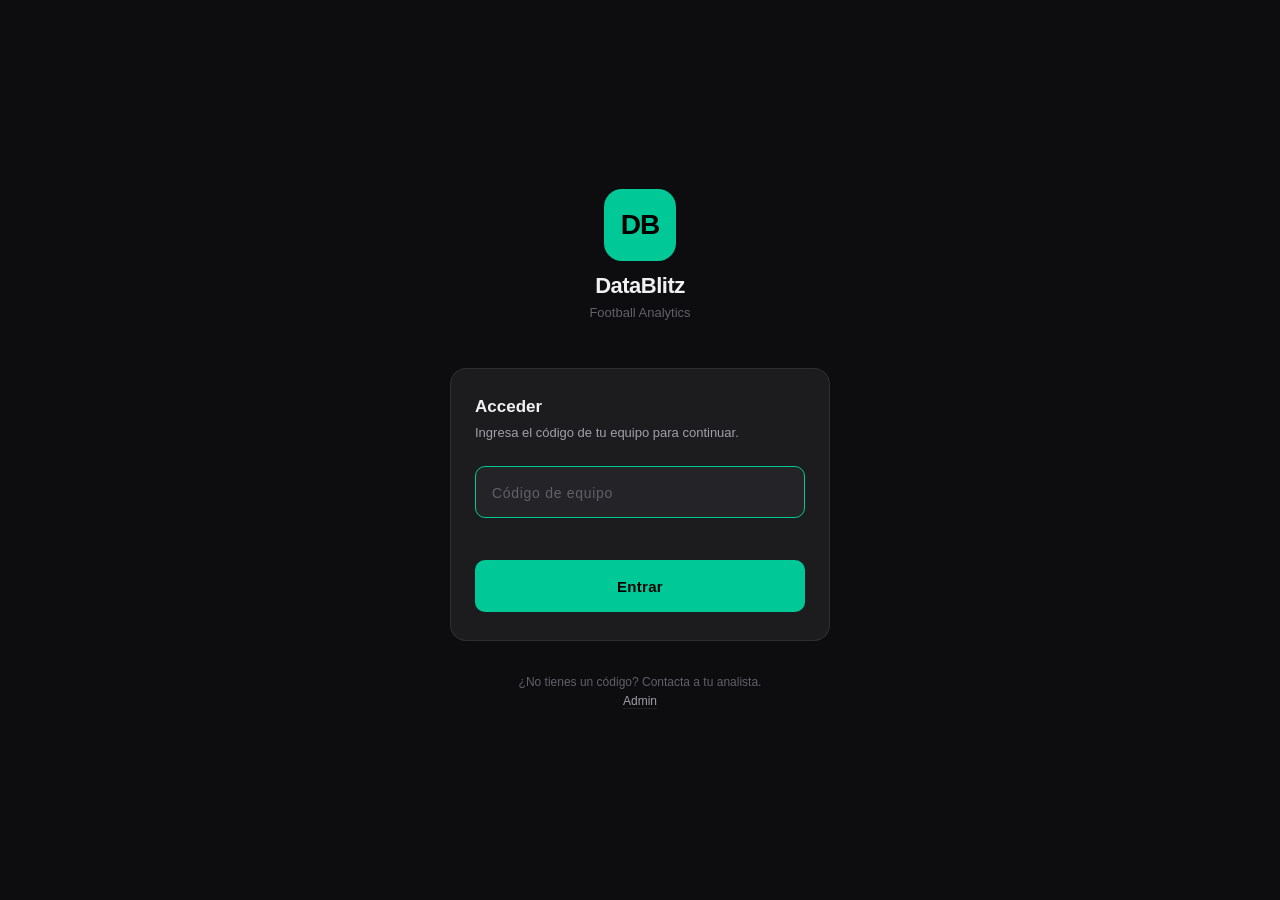
<file: frontend/analysis.html>
<!DOCTYPE html>
<html lang="es">
<head>
  <meta charset="UTF-8">
  <meta name="viewport" content="width=device-width, initial-scale=1.0">
  <title>Analysis — PlaySync</title>
  <style>
    *, *::before, *::after { box-sizing: border-box; margin: 0; padding: 0; }

    :root {
      --bg:          #0f1923;
      --bg-mid:      #141f2e;
      --bg-panel:    #1a2535;
      --bg-card:     #1e2d3d;
      --bg-item:     #243447;
      --border:      #243040;
      --border-light:#2d3f55;
      --text:        #ffffff;
      --text-sec:    #8ba3be;
      --text-muted:  #4a6278;
      --run:         #e53935;
      --run-bg:      rgba(229,57,53,0.18);
      --pass:        #2196f3;
      --pass-bg:     rgba(33,150,243,0.18);
      --success:     #22c55e;
      --warn:        #f59e0b;
      --danger:      #ef4444;
      --accent:      #ff6b00;
      --font: -apple-system, 'SF Pro Display', 'Helvetica Neue', sans-serif;
    }

    body {
      background: var(--bg);
      color: var(--text);
      font-family: var(--font);
      min-height: 100vh;
      font-size: 14px;
      -webkit-font-smoothing: antialiased;
    }

    /* ── Topbar ──────────────────────────── */
    #topbar {
      height: 56px;
      background: var(--bg-mid);
      border-bottom: 1px solid var(--border);
      display: flex;
      align-items: center;
      padding: 0 16px;
      gap: 0;
      position: sticky;
      top: 0;
      z-index: 100;
      flex-shrink: 0;
    }

    .logo { display: flex; align-items: center; gap: 7px; text-decoration: none; }

    .logo-icon {
      width: 28px; height: 28px;
      background: var(--accent, #004992);
      border-radius: 6px;
      display: flex; align-items: center; justify-content: center;
      font-size: 13px; font-weight: 900; color: #fff;
      flex-shrink: 0; overflow: hidden;
    }
    .logo-icon img { width: 100%; height: 100%; object-fit: cover; }

    .logo-text {
      font-size: 17px; font-weight: 700;
      color: var(--text); letter-spacing: -0.3px;
    }

    .main-nav { display: flex; gap: 2px; margin-left: 12px; }

    .nav-link {
      padding: 0 10px; height: 30px;
      display: flex; align-items: center;
      font-weight: 700; font-size: 12px; letter-spacing: 1px;
      color: var(--text-muted);
      text-decoration: none;
      border-radius: 6px;
      transition: color .15s;
    }

    .nav-link:hover  { color: var(--text); }
    .nav-link.active { color: var(--accent); }

    /* Score + situation on the right of topbar */
    .tb-right {
      margin-left: auto;
      display: flex;
      align-items: center;
      gap: 14px;
    }

    .tb-score {
      display: flex;
      align-items: center;
      gap: 6px;
    }

    .tb-team {
      display: flex;
      flex-direction: column;
      align-items: center;
      gap: 1px;
    }

    .tb-team-name {
      font-size: 9px;
      font-weight: 700;
      letter-spacing: 0.1em;
      color: var(--text-muted);
      text-transform: uppercase;
    }

    .tb-score-num {
      font-size: 22px;
      font-weight: 800;
      line-height: 1;
      letter-spacing: -0.02em;
      color: var(--text);
    }

    .tb-sep {
      font-size: 14px;
      color: var(--text-muted);
      padding-bottom: 2px;
    }

    .tb-situation {
      display: flex;
      flex-direction: column;
      align-items: flex-end;
      gap: 2px;
      padding-left: 10px;
      border-left: 1px solid var(--border);
    }

    .tb-quarter {
      font-size: 10px;
      font-weight: 800;
      letter-spacing: 0.12em;
      color: var(--accent);
      text-transform: uppercase;
    }

    .tb-down-field {
      font-size: 11px;
      font-weight: 600;
      color: var(--text-sec);
      white-space: nowrap;
    }

    /* ── Tab bar ─────────────────────────── */
    .tab-bar {
      display: flex;
      background: var(--bg-mid);
      border-bottom: 2px solid var(--border);
      padding: 0 16px;
      position: sticky;
      top: 56px;
      z-index: 90;
    }

    .tab-btn {
      padding: 10px 18px;
      font-size: 11px;
      font-weight: 800;
      letter-spacing: 0.1em;
      text-transform: uppercase;
      color: var(--text-muted);
      background: none;
      border: none;
      border-bottom: 2px solid transparent;
      margin-bottom: -2px;
      cursor: pointer;
      transition: color .2s;
    }

    .tab-btn:hover { color: var(--text-sec); }
    .tab-btn.active { color: var(--accent); border-bottom-color: var(--accent); }

    /* ── Refresh bar ─────────────────────── */
    .refresh-bar {
      background: var(--bg);
      border-bottom: 1px solid var(--border);
      padding: 4px 16px;
      display: flex;
      align-items: center;
      justify-content: space-between;
      font-size: 10px;
      color: var(--text-muted);
    }

    .live-dot {
      width: 6px;
      height: 6px;
      border-radius: 50%;
      background: var(--success);
      display: inline-block;
      margin-right: 5px;
      vertical-align: middle;
      animation: blink 2s infinite;
    }

    @keyframes blink {
      0%, 100% { opacity: 1; }
      50%       { opacity: 0.25; }
    }

    /* ── Page layout ─────────────────────── */
    .page {
      padding: 14px 16px 32px;
      display: flex;
      flex-direction: column;
      gap: 14px;
      max-width: 1600px;
      margin: 0 auto;
    }

    .tab-panel { display: none; }
    .tab-panel.active {
      display: grid;
      grid-template-columns: 1fr 1fr;
      gap: 14px;
    }
    .col-full { grid-column: 1 / -1; }

    @media (max-width: 580px) {
      .tab-panel.active { grid-template-columns: 1fr; }
      .col-full { grid-column: 1; }
    }

    /* ── Card ────────────────────────────── */
    .card {
      background: var(--bg-card);
      border: 1px solid var(--border);
      border-radius: 10px;
      overflow: hidden;
    }

    .card-head {
      padding: 9px 14px;
      border-bottom: 1px solid var(--border);
      display: flex;
      align-items: center;
      justify-content: space-between;
    }

    .card-title {
      font-size: 10px;
      font-weight: 800;
      letter-spacing: 0.12em;
      text-transform: uppercase;
      color: var(--text-sec);
    }

    .card-body { padding: 14px; }

    /* ── Success rate card ───────────────── */
    .success-card {
      display: flex;
      align-items: center;
      justify-content: space-between;
      padding: 16px 20px;
      gap: 16px;
    }

    .success-big {
      font-size: 52px;
      font-weight: 900;
      line-height: 1;
      letter-spacing: -0.04em;
    }

    .success-big.good { color: var(--success); }
    .success-big.mid  { color: var(--warn); }
    .success-big.bad  { color: var(--danger); }

    .success-label {
      font-size: 10px;
      font-weight: 800;
      letter-spacing: 0.12em;
      text-transform: uppercase;
      color: var(--text-muted);
      margin-bottom: 4px;
    }

    .success-fraction {
      font-size: 13px;
      font-weight: 600;
      color: var(--text-sec);
      margin-top: 4px;
    }

    .success-bar-track {
      flex: 1;
      height: 8px;
      background: var(--bg-item);
      border-radius: 4px;
      overflow: hidden;
      min-width: 60px;
    }

    .success-bar-fill {
      height: 100%;
      border-radius: 4px;
      transition: width .4s ease;
    }

    /* ── Run/Pass ratio ──────────────────── */
    .ratio-section { display: flex; flex-direction: column; gap: 14px; }
    .ratio-divider { height: 1px; background: var(--border); }
    .ratio-row { display: flex; flex-direction: column; gap: 6px; }

    .ratio-label {
      font-size: 10px;
      font-weight: 700;
      letter-spacing: 0.08em;
      text-transform: uppercase;
      color: var(--text-muted);
    }

    .ratio-numbers {
      display: flex;
      align-items: baseline;
      gap: 0;
      flex-wrap: wrap;
    }

    .ratio-num {
      font-size: 32px;
      font-weight: 800;
      line-height: 1;
      letter-spacing: -0.02em;
    }

    .ratio-num.run  { color: var(--run); }
    .ratio-num.pass { color: var(--pass); }

    .ratio-type {
      font-size: 11px;
      font-weight: 700;
      letter-spacing: 0.06em;
      color: var(--text-muted);
      margin: 0 10px 0 4px;
      align-self: flex-end;
      padding-bottom: 5px;
    }

    .ratio-pct {
      font-size: 12px;
      color: var(--text-sec);
      margin-left: auto;
      align-self: flex-end;
      padding-bottom: 4px;
    }

    .bar-track {
      height: 9px;
      background: var(--bg-item);
      border-radius: 5px;
      overflow: hidden;
      display: flex;
    }

    .bar-run  { background: var(--run);  height: 100%; transition: width .4s ease; }
    .bar-pass { background: var(--pass); height: 100%; transition: width .4s ease; }

    /* ── Tendency table ──────────────────── */
    .tend-table { width: 100%; border-collapse: collapse; }

    .tend-table th {
      font-size: 9px;
      font-weight: 800;
      letter-spacing: 0.1em;
      text-transform: uppercase;
      color: var(--text-muted);
      padding: 7px 10px;
      text-align: center;
      border-bottom: 1px solid var(--border);
    }

    .tend-table th:first-child { text-align: left; }

    .tend-table td {
      padding: 10px;
      text-align: center;
      border-bottom: 1px solid var(--border);
      border-right: 1px solid var(--border);
      vertical-align: middle;
    }

    .tend-table td:first-child {
      text-align: left;
      font-size: 11px;
      font-weight: 800;
      letter-spacing: 0.08em;
      text-transform: uppercase;
      color: var(--text-sec);
      border-right: 1px solid var(--border-light);
      min-width: 40px;
    }

    .tend-table tr:last-child td { border-bottom: none; }
    .tend-table td:last-child     { border-right: none; }

    .cell-type { font-size: 11px; font-weight: 800; letter-spacing: 0.08em; }
    .cell-type.run   { color: var(--run); }
    .cell-type.pass  { color: var(--pass); }
    .cell-type.empty { color: var(--text-muted); }
    .cell-yds  { font-size: 10px; color: var(--text-sec);   margin-top: 2px; }
    .cell-cnt  { font-size: 9px;  color: var(--text-muted); margin-top: 1px; }

    /* ── Defensive tendency cell items ──── */
    .def-cell { display: flex; flex-direction: column; gap: 0; text-align: left; }
    .def-cell-section { display: flex; flex-direction: column; gap: 1px; padding: 3px 0; }
    .def-cell-item {
      display: flex;
      justify-content: space-between;
      align-items: center;
      gap: 8px;
    }
    .def-cell-name { font-size: 9px; font-weight: 600; white-space: nowrap; overflow: hidden; text-overflow: ellipsis; max-width: 80px; }
    .def-cell-pct  { font-size: 9px; font-weight: 800; flex-shrink: 0; }
    .def-cell-sep  { height: 1px; background: var(--border); margin: 1px 0; }

    /* ── Defense usage grid ─────────────────── */
    .def-usage-grid {
      display: grid;
      grid-template-columns: repeat(3, 1fr);
    }

    .def-section {
      padding: 12px;
      border-right: 1px solid var(--border);
    }

    .def-section:last-child { border-right: none; }

    .def-section-title {
      font-size: 9px;
      font-weight: 800;
      letter-spacing: 0.12em;
      text-transform: uppercase;
      color: var(--text-muted);
      margin-bottom: 8px;
    }

    @media (max-width: 500px) {
      .def-usage-grid { grid-template-columns: 1fr; }
      .def-section { border-right: none; border-bottom: 1px solid var(--border); }
      .def-section:last-child { border-bottom: none; }
    }

    /* ── Analysis table (formations + concepts) ── */
    .analysis-table { width: 100%; border-collapse: collapse; }

    .analysis-table th {
      font-size: 9px;
      font-weight: 800;
      letter-spacing: 0.1em;
      text-transform: uppercase;
      color: var(--text-muted);
      padding: 8px 12px;
      text-align: right;
      border-bottom: 1px solid var(--border);
      white-space: nowrap;
    }

    .analysis-table th:first-child { text-align: left; }

    .analysis-table td {
      padding: 10px 12px;
      text-align: right;
      border-bottom: 1px solid var(--border);
      font-size: 13px;
      color: var(--text-sec);
      vertical-align: middle;
    }

    .analysis-table td:first-child {
      text-align: left;
      font-weight: 700;
      color: var(--text);
    }

    .analysis-table tr:last-child > td { border-bottom: none; }

    .at-pct { font-weight: 800; }
    .at-pct.good { color: var(--success); }
    .at-pct.mid  { color: var(--warn); }
    .at-pct.bad  { color: var(--danger); }

    /* ── Expand/collapse rows ─────────────── */
    .expand-btn {
      background: none;
      border: none;
      cursor: pointer;
      color: var(--text-muted);
      padding: 2px 8px;
      font-size: 16px;
      border-radius: 4px;
      transition: color .15s, background .15s;
      line-height: 1;
    }

    .expand-btn:hover { color: var(--text); background: var(--bg-item); }
    .expand-btn.open  { color: var(--accent); }

    .detail-row { display: none; }
    .detail-row.open { display: table-row; }

    .detail-cell {
      padding: 0 !important;
      border-bottom: 1px solid var(--border);
    }

    .detail-inner {
      background: var(--bg-mid);
      border-top: 1px solid var(--border-light);
      overflow-x: auto;
    }

    .detail-table { width: 100%; border-collapse: collapse; font-size: 11px; }

    .detail-table th {
      font-size: 9px;
      font-weight: 700;
      letter-spacing: 0.08em;
      text-transform: uppercase;
      color: var(--text-muted);
      padding: 6px 10px;
      border-bottom: 1px solid var(--border);
      white-space: nowrap;
      text-align: left;
    }

    .detail-table td {
      padding: 7px 10px;
      color: var(--text-sec);
      border-bottom: 1px solid var(--border);
      white-space: nowrap;
      vertical-align: middle;
      text-align: left;
    }

    .detail-table tr:last-child td { border-bottom: none; }

    .result-tag {
      display: inline-block;
      font-size: 9px;
      font-weight: 800;
      letter-spacing: 0.06em;
      padding: 2px 6px;
      border-radius: 3px;
      text-transform: uppercase;
    }

    .result-tag.success { background: rgba(34,197,94,.15); color: var(--success); }
    .result-tag.failure { background: rgba(239,68,68,.12);  color: var(--danger); }

    /* ── Defense killers ─────────────────── */
    .killer-row {
      display: flex;
      flex-direction: column;
      padding: 10px 12px;
      border-bottom: 1px solid var(--border);
      gap: 4px;
    }

    .killer-row:last-child { border-bottom: none; }

    .killer-rank-row { display: flex; align-items: center; gap: 6px; }

    .killer-num {
      font-size: 10px;
      font-weight: 700;
      color: var(--danger);
      opacity: 0.6;
      min-width: 14px;
    }

    .killer-combo { font-size: 12px; font-weight: 700; color: var(--danger); }

    .killer-bar-track {
      height: 4px;
      background: var(--bg-item);
      border-radius: 2px;
      overflow: hidden;
      margin-top: 2px;
    }

    .killer-bar-fill {
      height: 100%;
      background: var(--danger);
      border-radius: 2px;
      transition: width .4s ease;
    }

    .killer-stats { display: flex; align-items: center; gap: 8px; margin-top: 2px; }
    .killer-count { font-size: 10px; color: var(--text-muted); }
    .killer-avg   { font-size: 10px; color: var(--danger); opacity: 0.8; }

    /* ── OPP placeholder ─────────────────── */
    .opp-placeholder {
      display: flex;
      flex-direction: column;
      align-items: center;
      justify-content: center;
      padding: 60px 24px;
      gap: 10px;
      color: var(--text-muted);
      text-align: center;
    }

    .opp-placeholder-icon  { font-size: 44px; opacity: .2; }
    .opp-placeholder-title { font-size: 16px; font-weight: 700; color: var(--text-sec); }
    .opp-placeholder-sub   { font-size: 12px; max-width: 240px; line-height: 1.6; }

    /* ── Empty / no-game states ──────────── */
    .empty {
      text-align: center;
      color: var(--text-muted);
      font-size: 12px;
      padding: 20px 12px;
    }

    .no-game {
      display: flex;
      flex-direction: column;
      align-items: center;
      justify-content: center;
      min-height: 70vh;
      gap: 10px;
      color: var(--text-muted);
      text-align: center;
      padding: 24px;
    }

    .no-game-icon  { font-size: 52px; opacity: 0.25; }
    .no-game-title { font-size: 17px; font-weight: 700; color: var(--text-sec); }
    .no-game-sub   { font-size: 13px; max-width: 260px; line-height: 1.5; }

    /* ── Print ───────────────────────────── */
    .print-header { display: none; }
    .print-only   { display: none; }

    #print-btn {
      background: none;
      border: 1px solid var(--border-light);
      border-radius: 5px;
      color: var(--text-sec);
      font-size: 10px;
      font-weight: 700;
      letter-spacing: 0.06em;
      padding: 3px 9px;
      cursor: pointer;
      transition: color .15s, border-color .15s;
    }
    #print-btn:hover { color: var(--text); border-color: var(--text-sec); }

    @media print {
      @page { size: letter portrait; margin: 0.3in; }

      /* Redefine color tokens → grayscale */
      :root {
        --bg: #fff; --bg-mid: #fff; --bg-panel: #fff;
        --bg-card: #fff; --bg-item: #f0f0f0;
        --border: #bbb; --border-light: #ccc;
        --text: #000; --text-sec: #333; --text-muted: #666;
        --run: #000; --pass: #444; --success: #000;
        --warn: #333; --danger: #000; --accent: #000;
      }

      body { background: #fff !important; font-size: 8px; }

      /* Hide screen-only elements */
      #topbar, .tab-bar, .refresh-bar,
      .expand-btn, .detail-row,
      .success-bar-track, .bar-track, .killer-bar-track,
      .no-print { display: none !important; }

      /* Show print-only elements */
      .print-header { display: block !important; }

      /* Force OWN panel visible with compact 2-col grid */
      .tab-panel[data-panel="own"] {
        display: grid !important;
        grid-template-columns: 1fr 1fr;
        gap: 5px;
      }

      .page { padding: 0; gap: 5px; max-width: 100%; }

      .card {
        background: #fff !important;
        border: 1px solid #bbb !important;
        border-radius: 3px !important;
        break-inside: avoid;
        page-break-inside: avoid;
      }

      .card-head  { padding: 3px 7px !important; border-bottom: 1px solid #bbb !important; }
      .card-title { font-size: 6.5px !important; letter-spacing: 0.08em; color: #555 !important; }
      .card-body  { padding: 5px 7px !important; }

      /* Success card */
      .success-card     { padding: 5px 10px !important; gap: 6px !important; }
      .success-big      { font-size: 22px !important; color: #000 !important; }
      .success-label    { font-size: 6.5px !important; color: #666 !important; }
      .success-fraction { font-size: 9px !important; color: #333 !important; margin-top: 2px !important; }

      /* Run/Pass */
      .ratio-section { gap: 5px !important; }
      .ratio-num     { font-size: 18px !important; color: #000 !important; }
      .ratio-type    { font-size: 7px !important; }
      .ratio-pct     { font-size: 8px !important; }
      .ratio-label   { font-size: 6.5px !important; }
      .ratio-divider { margin: 2px 0 !important; }

      /* Tables */
      .tend-table th, .tend-table td { padding: 3px 5px !important; font-size: 7.5px !important; }
      .analysis-table th, .analysis-table td { padding: 2px 7px !important; font-size: 7.5px !important; }
      .cell-type  { font-size: 8px !important; }
      .cell-yds   { font-size: 7px !important; }
      .cell-cnt   { font-size: 6.5px !important; }

      /* Defense cells */
      .def-cell-name, .def-cell-pct { font-size: 7px !important; }
      .def-cell-section { padding: 1px 0 !important; }
      .def-section      { padding: 5px 7px !important; }
      .def-section-title { font-size: 6.5px !important; margin-bottom: 3px !important; }

      /* Killer rows */
      .killer-row { padding: 3px 7px !important; }
      .killer-combo { font-size: 8px !important; color: #000 !important; }
      .killer-count, .killer-avg { font-size: 7px !important; color: #555 !important; }

      /* Result tags */
      .result-tag { border: 1px solid #999 !important; background: none !important; color: #000 !important; }

      /* at-pct colors → black */
      .at-pct { color: #000 !important; }
    }

    /* Blitz report table */
    .blitz-table { width: 100%; border-collapse: collapse; font-size: 12px; }
    .blitz-table th {
      font-size: 9px; font-weight: 800; letter-spacing: .1em;
      text-transform: uppercase; color: var(--text-muted);
      padding: 6px 12px; border-bottom: 1px solid var(--border); text-align: right;
    }
    .blitz-table th:first-child { text-align: left; }
    .blitz-table td {
      padding: 9px 12px; border-bottom: 1px solid var(--border);
      text-align: right; font-size: 12px; color: var(--text-sec);
    }
    .blitz-table td:first-child { text-align: left; font-weight: 700; color: var(--text); }
    .blitz-table tr:last-child td { border-bottom: none; }
    .blitz-better { color: var(--success); font-weight: 800; }
    .blitz-worse  { color: var(--danger);  font-weight: 800; }

    /* OPP tend cell */
    .opp-tend-cell { display: flex; flex-direction: column; gap: 2px; text-align: center; }
    .opp-tend-form { font-size: 9px; font-weight: 700; color: var(--text-sec); white-space: nowrap; overflow: hidden; text-overflow: ellipsis; max-width: 90px; }
    .opp-tend-ratio { font-size: 9px; font-weight: 800; }
    .opp-tend-ratio .r { color: var(--run);  }
    .opp-tend-ratio .p { color: var(--pass); }
    .opp-tend-n { font-size: 8px; color: var(--text-muted); }

    /* Def summary bar */
    .def-summary-bar {
      display: flex; gap: 24px; padding: 14px 16px;
      flex-wrap: wrap;
    }
    .def-summary-stat { display: flex; flex-direction: column; gap: 2px; }
    .def-summary-val  { font-size: 22px; font-weight: 900; line-height: 1; }
    .def-summary-lbl  { font-size: 10px; font-weight: 700; color: var(--text-muted); letter-spacing: .06em; text-transform: uppercase; }

    /* ── Formation × Situation Matrix ─────────── */
    .fsm-wrap { padding: 0; }

    .fsm-legend {
      display: flex; align-items: center; gap: 14px;
      padding: 8px 14px;
      border-bottom: 1px solid var(--border);
      font-size: 10px; font-weight: 700;
      flex-wrap: wrap;
    }
    .fsm-leg-run  { color: rgba(229,115,0,.9); }
    .fsm-leg-pass { color: rgba(30,136,229,.9); }
    .fsm-leg-note { color: var(--text-muted); margin-left: auto; }

    .fsm-scroll { overflow-x: auto; -webkit-overflow-scrolling: touch; }

    .fsm-table { width: 100%; border-collapse: collapse; white-space: nowrap; }

    .fsm-th-form {
      font-size: 9px; font-weight: 800; letter-spacing: .1em;
      text-transform: uppercase; color: var(--text-muted);
      padding: 7px 12px; text-align: left;
      border-bottom: 1px solid var(--border);
      position: sticky; left: 0;
      background: var(--bg-card); z-index: 1;
      min-width: 140px;
    }
    .fsm-th {
      font-size: 9px; font-weight: 800; letter-spacing: .08em;
      text-transform: uppercase; color: var(--text-muted);
      padding: 7px 8px; text-align: center;
      border-bottom: 1px solid var(--border);
      border-left: 1px solid var(--border);
      min-width: 72px;
    }

    .fsm-formation {
      display: flex; flex-direction: column; gap: 1px;
      padding: 9px 12px;
      border-bottom: 1px solid var(--border);
      border-right: 1px solid var(--border);
      position: sticky; left: 0;
      background: var(--bg-panel); z-index: 1;
    }
    .fsm-form-name  { font-size: 12px; font-weight: 800; color: var(--text); }
    .fsm-form-total { font-size: 9px; color: var(--text-muted); font-weight: 600; }

    .fsm-cell {
      padding: 8px 6px; text-align: center;
      border-bottom: 1px solid var(--border);
      border-left: 1px solid var(--border);
      vertical-align: middle;
      transition: background .15s;
    }
    .fsm-cell.fsm-empty { color: var(--text-muted); font-size: 11px; }

    .fsm-rp {
      display: flex; align-items: center; justify-content: center;
      gap: 2px; font-size: 10px; font-weight: 800; line-height: 1;
    }
    .fsm-r   { color: var(--run); }
    .fsm-p   { color: var(--pass); }
    .fsm-sep { color: var(--border-light); font-size: 9px; }
    .fsm-n   { font-size: 8px; color: var(--text-muted); margin-top: 2px; font-weight: 600; }

    @media print {
      .fsm-th-form, .fsm-formation { position: static; }
      .fsm-cell { background: none !important; }
      .fsm-r { color: #c65000 !important; }
      .fsm-p { color: #0d47a1 !important; }
    }
  </style>
</head>
<body>
  <div id="root"></div>

  <script src="js/teamConfig.js"></script>
  <script>
    'use strict';

    const GAMES_KEY   = () => TeamConfig.key('playsync_games');
    const CURRENT_KEY = () => TeamConfig.key('playsync_current_game_id');

    // ── Data loading ──────────────────────────────────────────────────────────

    function loadState() {
      try {
        const id = localStorage.getItem(CURRENT_KEY());
        if (!id) return null;
        const games = JSON.parse(localStorage.getItem(GAMES_KEY()) || '[]');
        const game  = games.find(g => g.id === id);
        if (!game || !game.state) return null;
        return game.state;
      } catch (_) { return null; }
    }

    // ── Helpers ───────────────────────────────────────────────────────────────

    function esc(s) {
      return String(s || '')
        .replace(/&/g, '&amp;')
        .replace(/</g, '&lt;')
        .replace(/>/g, '&gt;')
        .replace(/"/g, '&quot;');
    }

    // Returns own-possession plays only; falls back to including all if no
    // play has a mode field (older saves).
    function ownPlays(history) {
      const hasModes = history.some(p => p.mode);
      const base = hasModes ? history.filter(p => p.mode === 'own') : history;
      return base.filter(p => !p.noPlay);
    }

    // Proper success rate: down-based yardage thresholds
    function isSuccess(p) {
      const gained = p.yardsGained || 0;
      const needed = p.toFirst     || 10;
      const down   = p.down        || 1;
      const r      = (p.result     || '').toLowerCase();

      // Explicit positive results
      if (['td', 'touchdown', 'first', 'first-down', 'first_down', '1st down'].includes(r)) return true;
      // Explicit failure results
      if (['incomplete', 'tfl', 'turnover', 'sack', 'punt'].includes(r)) return false;

      // Down-based thresholds
      if (down === 1) return gained >= needed * 0.4;
      if (down === 2) return gained >= needed * 0.6;
      return gained >= needed; // 3rd & 4th: must convert
    }

    // oppYardLine → { side: 'OPP'|'OWN', num: number }
    function parseYardLine(v) {
      if (v <= 50) return { side: 'OPP', num: v };
      return { side: 'OWN', num: 100 - v };
    }

    function distBucket(toFirst) {
      if (toFirst <= 3) return 0;
      if (toFirst <= 7) return 1;
      return 2;
    }

    const DOWN_LABELS = ['1ST', '2ND', '3RD', '4TH'];
    const DOWN_WORDS  = ['', '1st', '2nd', '3rd', '4th'];

    // ── Compute functions ─────────────────────────────────────────────────────

    function computeRatio(plays) {
      const run  = plays.filter(p => p.type === 'run').length;
      const pass = plays.filter(p => p.type === 'pass').length;
      return { run, pass, total: run + pass };
    }

    function computeTendencies(plays) {
      const grid = Array.from({ length: 4 }, () =>
        Array.from({ length: 3 }, () => ({ run: 0, pass: 0, runYards: 0, passYards: 0, n: 0 }))
      );
      plays.forEach(p => {
        const r = (p.down || 1) - 1;
        if (r < 0 || r > 3) return;
        const c    = distBucket(p.toFirst || 10);
        const cell = grid[r][c];
        const yds  = p.yardsGained || 0;
        if (p.type === 'run') { cell.run++; cell.runYards  += yds; }
        else                  { cell.pass++; cell.passYards += yds; }
        cell.n++;
      });
      return grid;
    }

    function computeOverallSuccess(plays) {
      if (!plays.length) return { rate: 0, ok: 0, total: 0 };
      let ok = 0;
      plays.forEach(p => { if (isSuccess(p)) ok++; });
      return { rate: Math.round(ok / plays.length * 100), ok, total: plays.length };
    }

    function computeFormationsTable(plays) {
      const map = {};
      plays.forEach(p => {
        const name = p.formationName || '—';
        if (!map[name]) map[name] = { name, ok: 0, n: 0, yards: 0 };
        map[name].n++;
        map[name].yards += p.yardsGained || 0;
        if (isSuccess(p)) map[name].ok++;
      });
      return Object.values(map)
        .map(f => ({ ...f,
          avg: f.n ? +(f.yards / f.n).toFixed(1) : 0,
          pct: f.n ? Math.round(f.ok / f.n * 100) : 0
        }))
        .sort((a, b) => b.pct - a.pct);
    }

    function computeConcepts(plays) {
      const map = {};
      plays.forEach(p => {
        const key = (p.playName || '—') + '|||' + (p.formationName || '—');
        if (!map[key]) map[key] = {
          play: p.playName || '—',
          formation: p.formationName || '—',
          ok: 0, n: 0, yards: 0, instances: []
        };
        map[key].n++;
        map[key].yards += p.yardsGained || 0;
        if (isSuccess(p)) map[key].ok++;
        map[key].instances.push(p);
      });
      return Object.values(map)
        .map(c => ({ ...c,
          avg: c.n ? +(c.yards / c.n).toFixed(1) : 0,
          pct: c.n ? Math.round(c.ok / c.n * 100) : 0
        }))
        .sort((a, b) => b.pct - a.pct);
    }

    function computeKillers(plays) {
      const map = {};
      plays.forEach(p => {
        if ((p.yardsGained || 0) > 0) return;
        const front    = p.selectedFront    || '';
        const coverage = p.selectedCoverage || '';
        if (!front && !coverage) return;
        const key = [front, coverage].filter(Boolean).join(' / ');
        if (!map[key]) map[key] = { combo: key, n: 0, yards: 0 };
        map[key].n++;
        map[key].yards += p.yardsGained || 0;
      });
      return Object.values(map)
        .sort((a, b) => b.n - a.n)
        .slice(0, 3);
    }

    function computeDefUsage(plays) {
      const fronts = {}, blitzes = {}, coverages = {};
      plays.forEach(p => {
        const yds = p.yardsGained || 0;
        const ok  = isSuccess(p);
        function tally(map, key) {
          if (!key) return;
          if (!map[key]) map[key] = { name: key, n: 0, yards: 0, ok: 0 };
          map[key].n++;
          map[key].yards += yds;
          if (ok) map[key].ok++;
        }
        tally(fronts,    p.selectedFront    || '');
        tally(blitzes,   p.selectedBlitz    || '');
        tally(coverages, p.selectedCoverage || '');
      });
      const toArr = map => Object.values(map)
        .map(v => ({ ...v,
          avg: v.n ? +(v.yards / v.n).toFixed(1) : 0,
          pct: v.n ? Math.round(v.ok / v.n * 100) : 0
        }))
        .sort((a, b) => b.n - a.n);
      return { fronts: toArr(fronts), blitzes: toArr(blitzes), coverages: toArr(coverages) };
    }

    function computeDefTendencies(plays) {
      const grid = Array.from({ length: 4 }, () =>
        Array.from({ length: 3 }, () => ({ fronts: {}, blitzes: {}, coverages: {}, n: 0 }))
      );
      plays.forEach(p => {
        const r = (p.down || 1) - 1;
        if (r < 0 || r > 3) return;
        const c    = distBucket(p.toFirst || 10);
        const cell = grid[r][c];
        cell.n++;
        function tally(map, key) { if (key) map[key] = (map[key] || 0) + 1; }
        tally(cell.fronts,    p.selectedFront    || '');
        tally(cell.blitzes,   p.selectedBlitz    || '');
        tally(cell.coverages, p.selectedCoverage || '');
      });
      return grid;
    }

    // ── Formation × Situation Matrix ──────────────────────────────────────────

    const SITUATIONS = [
      { label: '1 & 10',   fn: p => p.down === 1 && p.toFirst >= 10 },
      { label: '2 & 10+',  fn: p => p.down === 2 && p.toFirst >= 10 },
      { label: '2 & 5–9',  fn: p => p.down === 2 && p.toFirst >= 5 && p.toFirst <= 9 },
      { label: '2 & 0–4',  fn: p => p.down === 2 && p.toFirst <= 4 },
      { label: '3 & 10+',  fn: p => p.down === 3 && p.toFirst >= 10 },
      { label: '3 & 5–9',  fn: p => p.down === 3 && p.toFirst >= 5 && p.toFirst <= 9 },
      { label: '3 & 0–4',  fn: p => p.down === 3 && p.toFirst <= 4 },
      { label: '4th',      fn: p => p.down === 4 },
    ];

    function computeFormationSituationMatrix(plays) {
      const valid = plays.filter(p => !p.noPlay);
      const formCount = {};
      valid.forEach(p => {
        const f = p.formationName || '(sin formación)';
        formCount[f] = (formCount[f] || 0) + 1;
      });
      const formations = Object.entries(formCount)
        .sort((a, b) => b[1] - a[1])
        .map(([name]) => name);

      return formations.map(formation => {
        const fPlays = valid.filter(p => (p.formationName || '(sin formación)') === formation);
        const cells = SITUATIONS.map(sit => {
          const sitPlays = fPlays.filter(sit.fn);
          const run  = sitPlays.filter(p => p.type === 'run').length;
          const pass = sitPlays.filter(p => p.type === 'pass').length;
          const n    = sitPlays.length;
          return { n, run, pass,
            runPct:  n ? Math.round(run  / n * 100) : null,
            passPct: n ? Math.round(pass / n * 100) : null,
          };
        });
        const total     = fPlays.length;
        const totalRun  = fPlays.filter(p => p.type === 'run').length;
        const totalPass = fPlays.filter(p => p.type === 'pass').length;
        return { formation, cells, total, totalRun, totalPass };
      });
    }

    function formationSituationTableHTML(plays) {
      const matrix = computeFormationSituationMatrix(plays);
      if (!matrix.length) {
        return `<div class="empty" style="padding:16px;">Sin jugadas registradas.</div>`;
      }

      function cellBg(cell) {
        if (cell.n === 0 || cell.runPct === null) return '';
        const rp = cell.runPct;
        if (rp >= 70) return 'background:rgba(229,115,0,.22)';
        if (rp >= 55) return 'background:rgba(229,115,0,.10)';
        if (rp <= 30) return 'background:rgba(30,136,229,.22)';
        if (rp <= 45) return 'background:rgba(30,136,229,.10)';
        return 'background:rgba(255,255,255,.03)';
      }

      function cellHTML(cell) {
        if (cell.n === 0) return `<td class="fsm-cell fsm-empty">—</td>`;
        return `<td class="fsm-cell" style="${cellBg(cell)}">
          <div class="fsm-rp">
            <span class="fsm-r">${cell.runPct}%</span>
            <span class="fsm-sep">/</span>
            <span class="fsm-p">${cell.passPct}%</span>
          </div>
          <div class="fsm-n">${cell.n}j</div>
        </td>`;
      }

      const headerCols = SITUATIONS.map(s => `<th class="fsm-th">${s.label}</th>`).join('');
      const rows = matrix.map(row => {
        const totalRunPct = row.total ? Math.round(row.totalRun / row.total * 100) : 0;
        return `<tr>
          <td class="fsm-formation">
            <span class="fsm-form-name">${esc(row.formation)}</span>
            <span class="fsm-form-total">${row.total}j · R${totalRunPct}%</span>
          </td>
          ${row.cells.map(cellHTML).join('')}
        </tr>`;
      }).join('');

      return `
        <div class="fsm-wrap">
          <div class="fsm-legend">
            <span class="fsm-leg-run">■ Run dominant</span>
            <span class="fsm-leg-pass">■ Pass dominant</span>
            <span class="fsm-leg-note">R% / P% por celda · mín. 1 jugada</span>
          </div>
          <div class="fsm-scroll">
            <table class="fsm-table">
              <thead>
                <tr>
                  <th class="fsm-th-form">Formación</th>
                  ${headerCols}
                </tr>
              </thead>
              <tbody>${rows}</tbody>
            </table>
          </div>
        </div>`;
    }

    // ── OPP / DEF Analysis helpers ────────────────────────────────────────────

    function getOwnDefPlaybookFromStorage() {
      try {
        const saved = localStorage.getItem(TeamConfig.key('playsync_playbook_own_def'));
        return saved ? JSON.parse(saved) : { fronts: [], blitzes: [], coverages: [] };
      } catch { return { fronts: [], blitzes: [], coverages: [] }; }
    }

    function _defNameOpp(listKey, id) {
      if (!id || id === 'none') return '';
      const pb = getOwnDefPlaybookFromStorage();
      return pb[listKey]?.find(x => x.id === id)?.name || id;
    }

    function oppPlays(history) {
      const hasModes = history.some(p => p.mode);
      return hasModes ? history.filter(p => p.mode === 'opp' && !p.noPlay) : [];
    }

    function isDefSuccess(p) {
      if (p.result === 'TD' || p.result === '1st Down') return false;
      if ((p.yardsGained || 0) >= 5) return false;
      return true;
    }

    function computeOwnDefUsage(plays) {
      const fronts = {}, blitzes = {}, coverages = {};
      plays.forEach(p => {
        const ok = isDefSuccess(p);
        const y  = p.yardsGained || 0;
        function tally(map, id, listKey) {
          if (!id || id === 'none') return;
          if (!map[id]) map[id] = { n: 0, ok: 0, yards: 0 };
          map[id].n++;
          if (ok) map[id].ok++;
          map[id].yards += y;
        }
        tally(fronts,    p.selectedFront,    'fronts');
        tally(blitzes,   p.selectedBlitz,    'blitzes');
        tally(coverages, p.selectedCoverage, 'coverages');
      });
      const toArr = (map, listKey) => Object.entries(map)
        .map(([id, v]) => ({
          id,
          name: _defNameOpp(listKey, id) || id,
          n: v.n,
          avg: v.n ? +(v.yards / v.n).toFixed(1) : 0,
          pct: v.n ? Math.round(v.ok / v.n * 100) : 0
        }))
        .sort((a, b) => b.n - a.n);
      return {
        fronts:    toArr(fronts,    'fronts'),
        blitzes:   toArr(blitzes,   'blitzes'),
        coverages: toArr(coverages, 'coverages'),
      };
    }

    function computeOppOffTendencies(plays) {
      const grid = Array.from({ length: 4 }, () =>
        Array.from({ length: 3 }, () => ({ formations: {}, types: {}, n: 0 }))
      );
      plays.forEach(p => {
        const r = (p.down || 1) - 1;
        if (r < 0 || r > 3) return;
        const c    = distBucket(p.toFirst || 10);
        const cell = grid[r][c];
        cell.n++;
        if (p.formationName) cell.formations[p.formationName] = (cell.formations[p.formationName] || 0) + 1;
        if (p.type)          cell.types[p.type]               = (cell.types[p.type]               || 0) + 1;
      });
      return grid;
    }

    function computeOppKillers(plays) {
      const map = {};
      plays.forEach(p => {
        if (!p.playName && !p.formationName) return;
        const key = `${p.formationName || '?'} — ${p.playName || '?'}`;
        if (!map[key]) map[key] = { n: 0, yards: 0 };
        map[key].n++;
        map[key].yards += (p.yardsGained || 0);
      });
      return Object.entries(map)
        .map(([combo, v]) => ({ combo, n: v.n, avg: v.n ? +(v.yards / v.n).toFixed(1) : 0 }))
        .filter(k => k.n >= 2)
        .sort((a, b) => b.avg - a.avg)
        .slice(0, 6);
    }

    function computeBlitzReport(plays) {
      return [1,2,3,4].map(dn => {
        const dnPlays  = plays.filter(p => p.down === dn);
        const blitzed  = dnPlays.filter(p => p.selectedBlitz && p.selectedBlitz !== 'none');
        const noBlitz  = dnPlays.filter(p => !p.selectedBlitz || p.selectedBlitz === 'none');
        return {
          down: dn,
          total: dnPlays.length,
          blitzPct: dnPlays.length ? Math.round(blitzed.length / dnPlays.length * 100) : 0,
          avgYdsBlitz:   blitzed.length ? +(blitzed.reduce((s,p) => s + (p.yardsGained||0), 0) / blitzed.length).toFixed(1) : null,
          avgYdsNoBlitz: noBlitz.length ? +(noBlitz.reduce((s,p) => s + (p.yardsGained||0), 0) / noBlitz.length).toFixed(1) : null,
        };
      });
    }

    // ── Render helpers ────────────────────────────────────────────────────────

    function defUsageHTML(data) {
      function miniTable(title, rows) {
        if (!rows.length) return `
          <div class="def-section">
            <div class="def-section-title">${title}</div>
            <div class="empty" style="padding:8px 0;font-size:11px;">Sin datos</div>
          </div>`;
        const body = rows.map(r => {
          const cls = r.pct >= 60 ? 'good' : r.pct >= 40 ? 'mid' : 'bad';
          const avgStr = r.avg > 0 ? `+${r.avg}` : `${r.avg}`;
          return `<tr>
            <td>${esc(r.name)}</td>
            <td>${r.n}</td>
            <td>${avgStr}</td>
            <td><span class="at-pct ${cls}">${r.pct}%</span></td>
          </tr>`;
        }).join('');
        return `
          <div class="def-section">
            <div class="def-section-title">${title}</div>
            <table class="analysis-table" style="font-size:12px;">
              <thead><tr><th>Nombre</th><th>N</th><th>Avg</th><th>Éxito</th></tr></thead>
              <tbody>${body}</tbody>
            </table>
          </div>`;
      }
      const hasAny = data.fronts.length || data.blitzes.length || data.coverages.length;
      if (!hasAny) return `<div class="empty">Sin datos de defensiva registrados</div>`;
      return `<div class="def-usage-grid">
        ${miniTable('Fronts', data.fronts)}
        ${miniTable('Blitzes', data.blitzes)}
        ${miniTable('Coverages', data.coverages)}
      </div>`;
    }

    function defTendencyTableHTML(grid) {
      const COLS = ['CORTO ≤3', 'MEDIO 4–7', 'LARGO 8+'];

      function sectionHTML(map, total, colorVar) {
        const entries = Object.entries(map)
          .filter(([k]) => k)
          .sort((a, b) => b[1] - a[1]);
        if (!entries.length) return '';
        return `<div class="def-cell-section">${
          entries.map(([k, n]) => {
            const pct = Math.round(n / total * 100);
            return `<div class="def-cell-item">
              <span class="def-cell-name" style="color:${colorVar};">${esc(k)}</span>
              <span class="def-cell-pct" style="color:${colorVar};opacity:.75;">${pct}%</span>
            </div>`;
          }).join('')
        }</div>`;
      }

      let html = `<table class="tend-table"><thead><tr>
        <th></th>${COLS.map(c => `<th>${c}</th>`).join('')}
      </tr></thead><tbody>`;

      grid.forEach((row, ri) => {
        html += `<tr><td>${DOWN_LABELS[ri]}</td>`;
        row.forEach(cell => {
          if (cell.n === 0) {
            html += `<td><span class="cell-type empty">—</span></td>`;
          } else {
            const fHtml = sectionHTML(cell.fronts,    cell.n, 'var(--text)');
            const bHtml = sectionHTML(cell.blitzes,   cell.n, 'var(--warn)');
            const cHtml = sectionHTML(cell.coverages, cell.n, 'var(--pass)');
            const sep   = '<div class="def-cell-sep"></div>';
            const parts = [fHtml, bHtml, cHtml].filter(Boolean);
            html += `<td>
              <div class="def-cell">
                ${parts.join(sep)}
                <div class="cell-cnt" style="margin-top:3px;">${cell.n}j</div>
              </div>
            </td>`;
          }
        });
        html += `</tr>`;
      });

      return html + `</tbody></table>`;
    }

    function ratioRowHTML(label, r) {
      if (r.total === 0) {
        return `<div class="ratio-row">
          <div class="ratio-label">${label}</div>
          <div class="empty" style="padding:8px 0;text-align:left;color:var(--text-muted);font-size:12px;">Sin jugadas</div>
        </div>`;
      }
      const rPct = Math.round(r.run  / r.total * 100);
      const pPct = 100 - rPct;
      return `<div class="ratio-row">
        <div class="ratio-label">${label}</div>
        <div class="ratio-numbers">
          <span class="ratio-num run">${r.run}</span>
          <span class="ratio-type">RUN</span>
          <span class="ratio-num pass">${r.pass}</span>
          <span class="ratio-type">PASS</span>
          <span class="ratio-pct">${rPct}% / ${pPct}%</span>
        </div>
        <div class="bar-track">
          <div class="bar-run"  style="width:${rPct}%"></div>
          <div class="bar-pass" style="width:${pPct}%"></div>
        </div>
      </div>`;
    }

    function tendencyTableHTML(grid) {
      const COLS = ['CORTO ≤3', 'MEDIO 4–7', 'LARGO 8+'];
      let html = `<table class="tend-table"><thead><tr>
        <th></th>${COLS.map(c => `<th>${c}</th>`).join('')}
      </tr></thead><tbody>`;

      grid.forEach((row, ri) => {
        html += `<tr><td>${DOWN_LABELS[ri]}</td>`;
        row.forEach(cell => {
          if (cell.n === 0) {
            html += `<td><span class="cell-type empty">—</span></td>`;
          } else {
            const runPct  = Math.round(cell.run  / cell.n * 100);
            const passPct = 100 - runPct;
            const runAvg  = cell.run  ? (cell.runYards  / cell.run).toFixed(1)  : '—';
            const passAvg = cell.pass ? (cell.passYards / cell.pass).toFixed(1) : '—';
            html += `<td>
              <div style="display:flex;gap:4px;justify-content:center;flex-wrap:wrap;">
                <span class="cell-type run">${runPct}%</span>
                <span class="cell-type" style="color:var(--text-muted);font-weight:400;">/</span>
                <span class="cell-type pass">${passPct}%</span>
              </div>
              <div class="cell-yds" style="margin-top:3px;">
                <span style="color:var(--run);">${runAvg}</span>
                <span style="color:var(--text-muted);font-size:8px;"> R </span>
                <span style="color:var(--pass);">${passAvg}</span>
                <span style="color:var(--text-muted);font-size:8px;"> P</span>
              </div>
              <div class="cell-cnt">${cell.n}j</div>
            </td>`;
          }
        });
        html += `</tr>`;
      });

      return html + `</tbody></table>`;
    }

    function successCardHTML(s) {
      if (s.total === 0) {
        return `<div class="success-card"><div class="empty" style="padding:8px 0;">Sin jugadas registradas</div></div>`;
      }
      const cls  = s.rate >= 60 ? 'good' : s.rate >= 40 ? 'mid' : 'bad';
      const fill = s.rate >= 60 ? 'var(--success)' : s.rate >= 40 ? 'var(--warn)' : 'var(--danger)';
      return `<div class="success-card">
        <div>
          <div class="success-label">Tasa de Éxito Global</div>
          <div class="success-big ${cls}">${s.rate}%</div>
          <div class="success-fraction">${s.ok} de ${s.total} jugadas</div>
        </div>
        <div class="success-bar-track">
          <div class="success-bar-fill" style="width:${s.rate}%;background:${fill};"></div>
        </div>
      </div>`;
    }

    function formationsTableHTML(rows) {
      if (!rows.length) return `<div class="empty">Sin jugadas registradas</div>`;
      const body = rows.map(f => {
        const cls = f.pct >= 60 ? 'good' : f.pct >= 40 ? 'mid' : 'bad';
        return `<tr>
          <td>${esc(f.name)}</td>
          <td>${f.n}</td>
          <td>${f.yards}</td>
          <td>${f.avg}</td>
          <td><span class="at-pct ${cls}">${f.pct}%</span></td>
        </tr>`;
      }).join('');
      return `<table class="analysis-table">
        <thead><tr>
          <th>Formación</th><th>N</th><th>Total Yds</th><th>Avg Yds</th><th>Éxito %</th>
        </tr></thead>
        <tbody>${body}</tbody>
      </table>`;
    }

    function conceptsTableHTML(concepts) {
      if (!concepts.length) return `<div class="empty">Sin jugadas registradas</div>`;

      const rows = concepts.map((c, idx) => {
        const id  = `concept-${idx}`;
        const cls = c.pct >= 60 ? 'good' : c.pct >= 40 ? 'mid' : 'bad';

        const detailRows = c.instances.map(p => {
          const ok = isSuccess(p);
          // yardDisplay: positive = opp territory, negative = own territory
          const yd = p.yardDisplay != null ? p.yardDisplay : 0;
          const ylStr = yd >= 0 ? `OPP ${yd}` : `OWN ${Math.abs(yd)}`;
          return `<tr>
            <td>${p.down || '—'}</td>
            <td>${p.toFirst || '—'}</td>
            <td>${ylStr}</td>
            <td>${p.yardsGained != null ? p.yardsGained : '—'}</td>
            <td><span class="result-tag ${ok ? 'success' : 'failure'}">${esc(p.result || (ok ? 'Éxito' : 'Fallo'))}</span></td>
            <td>${p.playerNumber != null ? p.playerNumber : '—'}</td>
            <td>${esc(p.selectedFront    || '—')}</td>
            <td>${esc(p.selectedBlitz    || '—')}</td>
            <td>${esc(p.selectedCoverage || '—')}</td>
            <td style="max-width:140px;overflow:hidden;text-overflow:ellipsis;white-space:nowrap;">${esc(p.notes || '')}</td>
          </tr>`;
        }).join('');

        return `<tr>
            <td>${esc(c.play)}</td>
            <td style="color:var(--text-muted);font-size:12px;">${esc(c.formation)}</td>
            <td>${c.n}</td>
            <td>${c.yards}</td>
            <td>${c.avg}</td>
            <td><span class="at-pct ${cls}">${c.pct}%</span></td>
            <td><button class="expand-btn" data-target="${id}">&#8964;</button></td>
          </tr>
          <tr class="detail-row" id="${id}">
            <td class="detail-cell" colspan="7">
              <div class="detail-inner">
                <table class="detail-table">
                  <thead><tr>
                    <th>Down</th><th>Distance</th><th>Yardline</th><th>Yds</th>
                    <th>Resultado</th><th>#</th><th>Front</th><th>Blitz</th><th>Cob.</th><th>Notas</th>
                  </tr></thead>
                  <tbody>${detailRows}</tbody>
                </table>
              </div>
            </td>
          </tr>`;
      }).join('');

      return `<table class="analysis-table" id="concepts-table">
        <thead><tr>
          <th>Jugada</th><th>Formación</th><th>N</th><th>Total Yds</th><th>Avg Yds</th><th>Éxito %</th><th></th>
        </tr></thead>
        <tbody>${rows}</tbody>
      </table>`;
    }

    function killersHTML(killers) {
      if (!killers.length) return `<div class="empty">Sin combinaciones registradas</div>`;
      const maxN = killers[0].n;
      return killers.map((k, i) => {
        const avg  = (k.yards / k.n).toFixed(1);
        const barW = Math.round(k.n / maxN * 100);
        return `<div class="killer-row">
          <div class="killer-rank-row">
            <span class="killer-num">${i + 1}</span>
            <span class="killer-combo">${esc(k.combo)}</span>
          </div>
          <div class="killer-bar-track">
            <div class="killer-bar-fill" style="width:${barW}%"></div>
          </div>
          <div class="killer-stats">
            <span class="killer-count">${k.n} vez${k.n !== 1 ? 'es' : ''}</span>
            <span class="killer-avg">${avg} yds avg</span>
          </div>
        </div>`;
      }).join('');
    }

    // ── Event wiring ──────────────────────────────────────────────────────────

    function attachConceptExpanders() {
      const tbl = document.getElementById('concepts-table');
      if (!tbl) return;
      tbl.addEventListener('click', function(e) {
        const btn = e.target.closest('.expand-btn');
        if (!btn) return;
        const id  = btn.dataset.target;
        const row = document.getElementById(id);
        if (!row) return;
        const isOpen = row.classList.contains('open');
        // Collapse all (accordion)
        tbl.querySelectorAll('.detail-row.open').forEach(r => r.classList.remove('open'));
        tbl.querySelectorAll('.expand-btn.open').forEach(b => b.classList.remove('open'));
        if (!isOpen) {
          row.classList.add('open');
          btn.classList.add('open');
        }
      });
    }

    function attachTabSwitcher() {
      const bar = document.querySelector('.tab-bar');
      if (!bar) return;
      bar.addEventListener('click', function(e) {
        const btn = e.target.closest('.tab-btn');
        if (!btn) return;
        document.querySelectorAll('.tab-btn').forEach(b => b.classList.remove('active'));
        document.querySelectorAll('.tab-panel').forEach(p => p.classList.remove('active'));
        btn.classList.add('active');
        const panel = document.querySelector(`.tab-panel[data-panel="${btn.dataset.tab}"]`);
        if (panel) panel.classList.add('active');
      });
    }

    // ── Main render ───────────────────────────────────────────────────────────

    function _logoHTML() {
      const cfg  = TeamConfig.get();
      const code = TeamConfig.getActiveTeam() || '';
      const name = cfg.name || code;
      if (cfg.logo) {
        return `<div class="logo-icon"><img src="${cfg.logo}" alt="${esc(name)}"></div>
                <span class="logo-text">${esc(name)}</span>`;
      }
      const initials = cfg.initials || name.slice(0,2).toUpperCase();
      const bg       = cfg.color || '#004992';
      return `<div class="logo-icon" style="background:${bg}">${esc(initials)}</div>
              <span class="logo-text">${esc(name)}</span>`;
    }

    function render() {
      if (!TeamConfig.requireTeam()) return;
      TeamConfig.apply();
      const root  = document.getElementById('root');
      const state = loadState();

      // Preserve UI state across re-renders
      const openConcept = document.querySelector('.detail-row.open')?.id || null;
      const activeTab   = document.querySelector('.tab-btn.active')?.dataset.tab || 'own';

      if (!state) {
        root.innerHTML = `
          <header id="topbar">
            <div class="logo">${_logoHTML()}</div>
            <nav class="main-nav">
              <a class="nav-link" href="game.html">GAME</a>
              <a class="nav-link" href="playbook.html">PLAYBOOK</a>
              <a class="nav-link active" href="analysis.html">ANALYSIS</a>
            </nav>
          </header>
          <div class="no-game">
            <div class="no-game-icon">📋</div>
            <div class="no-game-title">Sin partido activo</div>
            <div class="no-game-sub">Abre PlaySync en la otra pestaña y selecciona o crea un partido.</div>
          </div>`;
        return;
      }

      const history = state.history || [];
      const own     = ownPlays(history);

      // Current drive plays
      const driveIdx  = typeof state.currentDriveStart === 'number' ? state.currentDriveStart : 0;
      const driveOwn  = ownPlays(history.slice(driveIdx));

      // Scoreboard values
      const quarter  = state.quarter === 'OT' ? 'OT' : `Q${state.quarter}`;
      const downStr  = `${DOWN_WORDS[state.down] || ''} & ${state.toFirst}`;
      const yl       = parseYardLine(state.oppYardLine || 50);
      const fieldStr = `${yl.side} ${yl.num}`;

      // Compute all stats
      const gameRatio     = computeRatio(own);
      const driveRatio    = computeRatio(driveOwn);
      const tendencies    = computeTendencies(own);
      const overallSuccess  = computeOverallSuccess(own);
      const formationsTable = computeFormationsTable(own);
      const concepts        = computeConcepts(own);
      const killers         = computeKillers(own);
      const defUsage        = computeDefUsage(own);
      const defTend         = computeDefTendencies(own);

      // OPP tab
      const opp           = oppPlays(history);
      const ownDefUsage   = computeOwnDefUsage(opp);
      const oppOffTend    = computeOppOffTendencies(opp);
      const oppKillers    = computeOppKillers(opp);
      const blitzReport   = computeBlitzReport(opp);
      const oppRunPass    = {
        runs: opp.filter(p => p.type === 'run').length,
        pass: opp.filter(p => p.type === 'pass').length,
      };

      const now = new Date().toLocaleTimeString('es-MX', { hour: '2-digit', minute: '2-digit', second: '2-digit' });

      root.innerHTML = `
        <!-- Topbar -->
        <header id="topbar">
          <div class="logo">${_logoHTML()}</div>
          <nav class="main-nav">
            <a class="nav-link" href="game.html">GAME</a>
            <a class="nav-link" href="playbook.html">PLAYBOOK</a>
            <a class="nav-link active" href="analysis.html">ANALYSIS</a>
          </nav>
          <div class="tb-right">
            <div class="tb-score">
              <div class="tb-team">
                <div class="tb-team-name">${esc(state.teamHome)}</div>
                <div class="tb-score-num">${state.scoreHome}</div>
              </div>
              <span class="tb-sep">–</span>
              <div class="tb-team">
                <div class="tb-team-name">${esc(state.teamAway)}</div>
                <div class="tb-score-num">${state.scoreAway}</div>
              </div>
            </div>
            <div class="tb-situation">
              <div class="tb-quarter">${quarter}</div>
              <div class="tb-down-field">${downStr} · ${fieldStr}</div>
            </div>
          </div>
        </header>

        <!-- Tab bar -->
        <div class="tab-bar">
          <button class="tab-btn" data-tab="own">Ofensiva (OWN)</button>
          <button class="tab-btn" data-tab="opp">Rival (OPP)</button>
        </div>

        <div class="refresh-bar">
          <span><span class="live-dot"></span>En vivo · refresca cada 8s · ${now}</span>
          <div style="display:flex;align-items:center;gap:12px;">
            <span>${own.length} jugadas propias</span>
            <button id="print-btn" onclick="window.print()">⬇ PDF</button>
          </div>
        </div>

        <div class="page">

          <!-- OWN TAB -->
          <div class="tab-panel" data-panel="own">

            <!-- Print-only header -->
            <div class="print-header col-full" style="border-bottom:2px solid #000;padding-bottom:6px;margin-bottom:2px;">
              <div style="display:flex;justify-content:space-between;align-items:flex-end;">
                <div>
                  <div style="font-size:14px;font-weight:900;">${esc(state.teamHome)} <span style="font-weight:400;font-size:11px;">vs</span> ${esc(state.teamAway)}</div>
                  <div style="font-size:9px;color:#555;margin-top:1px;">${esc(state.teamHome)} ${state.scoreHome} — ${esc(state.teamAway)} ${state.scoreAway} &nbsp;·&nbsp; ${quarter} &nbsp;·&nbsp; ${downStr} &nbsp;·&nbsp; ${own.length} jugadas</div>
                </div>
                <div style="font-size:8px;color:#777;">Analysis OWN &nbsp;·&nbsp; ${new Date().toLocaleDateString('es-MX')}</div>
              </div>
            </div>

            <!-- Col 1: Success rate -->
            <div class="card">
              <div class="card-head">
                <span class="card-title">Efectividad Ofensiva</span>
              </div>
              ${successCardHTML(overallSuccess)}
            </div>

            <!-- Col 2: Run/Pass ratio -->
            <div class="card">
              <div class="card-head">
                <span class="card-title">Run / Pass</span>
              </div>
              <div class="card-body ratio-section">
                ${ratioRowHTML('Drive actual', driveRatio)}
                <div class="ratio-divider"></div>
                ${ratioRowHTML('Partido completo', gameRatio)}
              </div>
            </div>

            <!-- Col 1: Tendencias ofensivas -->
            <div class="card">
              <div class="card-head">
                <span class="card-title">Tendencias por Down y Distancia</span>
              </div>
              <div class="card-body" style="padding:0;">
                ${tendencyTableHTML(tendencies)}
              </div>
            </div>

            <!-- Col 2: Defense tendencies by down/distance -->
            <div class="card">
              <div class="card-head">
                <span class="card-title">Defensiva Rival por Down y Distancia</span>
              </div>
              <div class="card-body" style="padding:0;">
                ${defTendencyTableHTML(defTend)}
              </div>
            </div>

            <!-- Full width: Defense usage -->
            <div class="card col-full">
              <div class="card-head">
                <span class="card-title">Defensiva Rival — Front / Blitz / Coverage</span>
              </div>
              ${defUsageHTML(defUsage)}
            </div>

            <!-- Col 1: Formations -->
            <div class="card">
              <div class="card-head">
                <span class="card-title">Formaciones</span>
              </div>
              <div class="card-body" style="padding:0;">
                ${formationsTableHTML(formationsTable)}
              </div>
            </div>

            <!-- Col 2: Defense killers -->
            <div class="card no-print">
              <div class="card-head">
                <span class="card-title">Te han detenido</span>
              </div>
              ${killersHTML(killers)}
            </div>

            <!-- Full width: Concepts/plays table -->
            <div class="card col-full no-print">
              <div class="card-head">
                <span class="card-title">Conceptos y Jugadas</span>
              </div>
              <div class="card-body" style="padding:0;">
                ${conceptsTableHTML(concepts)}
              </div>
            </div>

            <!-- Full width: Formation × Situation matrix -->
            <div class="card col-full no-print">
              <div class="card-head">
                <span class="card-title">Formaciones por Situación — Run / Pass</span>
              </div>
              <div class="card-body" style="padding:0;">
                ${formationSituationTableHTML(own)}
              </div>
            </div>

          </div>

          <!-- OPP TAB -->
          <div class="tab-panel" data-panel="opp">
            ${opp.length === 0 ? `
              <div class="card">
                <div class="opp-placeholder">
                  <div class="opp-placeholder-icon">🔭</div>
                  <div class="opp-placeholder-title">Sin jugadas OPP</div>
                  <div class="opp-placeholder-sub">Activa el modo OPP en GAME para capturar la ofensiva rival.</div>
                </div>
              </div>
            ` : `

            <!-- Card 1: Resumen -->
            <div class="card">
              <div class="card-head"><span class="card-title">RESUMEN DEFENSIVO</span></div>
              <div class="def-summary-bar">
                <div class="def-summary-stat">
                  <span class="def-summary-val">${opp.length}</span>
                  <span class="def-summary-lbl">Jugadas</span>
                </div>
                <div class="def-summary-stat">
                  <span class="def-summary-val" style="color:var(--run);">${oppRunPass.runs && opp.length ? Math.round(oppRunPass.runs/opp.length*100) : 0}%</span>
                  <span class="def-summary-lbl">Run rival</span>
                </div>
                <div class="def-summary-stat">
                  <span class="def-summary-val" style="color:var(--pass);">${oppRunPass.pass && opp.length ? Math.round(oppRunPass.pass/opp.length*100) : 0}%</span>
                  <span class="def-summary-lbl">Pass rival</span>
                </div>
                <div class="def-summary-stat">
                  <span class="def-summary-val" style="color:${Math.round(opp.filter(isDefSuccess).length/opp.length*100) >= 60 ? 'var(--success)' : Math.round(opp.filter(isDefSuccess).length/opp.length*100) >= 40 ? 'var(--warn)' : 'var(--danger)'};">${Math.round(opp.filter(isDefSuccess).length/opp.length*100)}%</span>
                  <span class="def-summary-lbl">Éxito def.</span>
                </div>
                <div class="def-summary-stat">
                  <span class="def-summary-val">${oppRunPass.runs}</span>
                  <span class="def-summary-lbl">Carreras</span>
                </div>
                <div class="def-summary-stat">
                  <span class="def-summary-val">${oppRunPass.pass}</span>
                  <span class="def-summary-lbl">Pases</span>
                </div>
              </div>
            </div>

            <!-- Card 2: Formaciones Rivales por Situación -->
            <div class="card col-full">
              <div class="card-head">
                <span class="card-title">Formaciones Rivales por Situación — Run / Pass</span>
              </div>
              <div class="card-body" style="padding:0;">
                ${formationSituationTableHTML(opp)}
              </div>
            </div>

            <!-- Card 3: Tendencias ofensivas del rival -->
            <div class="card">
              <div class="card-head"><span class="card-title">TENDENCIAS RIVAL — DOWN × DISTANCIA</span></div>
              <div class="card-body" style="padding:0;">
                ${(() => {
                  const COLS = ['CORTO ≤3', 'MEDIO 4–7', 'LARGO 8+'];
                  let html = `<table class="tend-table"><thead><tr>
                    <th></th>${COLS.map(c => `<th>${c}</th>`).join('')}
                  </tr></thead><tbody>`;
                  oppOffTend.forEach((row, ri) => {
                    html += `<tr><td>${DOWN_LABELS[ri]}</td>`;
                    row.forEach(cell => {
                      if (cell.n === 0) {
                        html += `<td><span class="cell-type empty">—</span></td>`;
                      } else {
                        const topForm = Object.entries(cell.formations).sort((a,b)=>b[1]-a[1])[0];
                        const runs  = cell.types['run']  || 0;
                        const passes = cell.types['pass'] || 0;
                        const runPct  = Math.round(runs  / cell.n * 100);
                        const passPct = 100 - runPct;
                        html += `<td>
                          <div class="opp-tend-cell">
                            ${topForm ? `<div class="opp-tend-form">${esc(topForm[0])}</div>` : ''}
                            <div class="opp-tend-ratio">
                              <span class="r">${runPct}%R</span>
                              <span style="color:var(--text-muted);font-weight:400;"> / </span>
                              <span class="p">${passPct}%P</span>
                            </div>
                            <div class="opp-tend-n">${cell.n}j</div>
                          </div>
                        </td>`;
                      }
                    });
                    html += `</tr>`;
                  });
                  return html + `</tbody></table>`;
                })()}
              </div>
            </div>

            <!-- Card 3: Nuestra Defensa -->
            <div class="card">
              <div class="card-head"><span class="card-title">NUESTRA DEFENSA — FRONT / BLITZ / COVERAGE</span></div>
              <div class="card-body" style="padding:0;display:flex;flex-wrap:wrap;">
                ${['fronts','blitzes','coverages'].map((key, ki) => {
                  const titles = ['FRONT','BLITZ','COVERAGE'];
                  const rows = ownDefUsage[key];
                  if (!rows.length) return `
                    <div class="def-section">
                      <div class="def-section-title">${titles[ki]}</div>
                      <div class="empty" style="padding:8px 0;font-size:11px;">Sin datos</div>
                    </div>`;
                  const body = rows.map(r => {
                    const cls = r.pct >= 60 ? 'good' : r.pct >= 40 ? 'mid' : 'bad';
                    const avgStr = r.avg > 0 ? `+${r.avg}` : `${r.avg}`;
                    return `<tr>
                      <td>${esc(r.name)}</td>
                      <td>${r.n}</td>
                      <td>${avgStr}</td>
                      <td><span class="at-pct ${cls}">${r.pct}%</span></td>
                    </tr>`;
                  }).join('');
                  return `
                    <div class="def-section">
                      <div class="def-section-title">${titles[ki]}</div>
                      <table class="analysis-table">
                        <thead><tr><th>Nombre</th><th>N</th><th>Avg</th><th>Éxito</th></tr></thead>
                        <tbody>${body}</tbody>
                      </table>
                    </div>`;
                }).join('')}
              </div>
            </div>

            <!-- Card 4: Blitz Report -->
            <div class="card">
              <div class="card-head"><span class="card-title">BLITZ REPORT</span></div>
              <div class="card-body" style="padding:0;">
                <table class="blitz-table">
                  <thead>
                    <tr>
                      <th>Down</th>
                      <th>Jugadas</th>
                      <th>% Blitz</th>
                      <th>Avg c/Blitz</th>
                      <th>Avg s/Blitz</th>
                    </tr>
                  </thead>
                  <tbody>
                    ${blitzReport.map(r => {
                      if (r.total === 0) return `
                        <tr>
                          <td>${DOWN_WORDS[r.down]}</td>
                          <td>0</td><td>—</td><td>—</td><td>—</td>
                        </tr>`;
                      const bVal = r.avgYdsBlitz   !== null ? r.avgYdsBlitz   : '—';
                      const nVal = r.avgYdsNoBlitz  !== null ? r.avgYdsNoBlitz : '—';
                      const bBetter = r.avgYdsBlitz !== null && r.avgYdsNoBlitz !== null && r.avgYdsBlitz < r.avgYdsNoBlitz;
                      const nBetter = r.avgYdsBlitz !== null && r.avgYdsNoBlitz !== null && r.avgYdsNoBlitz < r.avgYdsBlitz;
                      return `
                        <tr>
                          <td>${DOWN_WORDS[r.down]}</td>
                          <td>${r.total}</td>
                          <td>${r.blitzPct}%</td>
                          <td class="${bBetter ? 'blitz-better' : bVal !== '—' && nBetter ? 'blitz-worse' : ''}">${bVal !== '—' ? bVal+'y' : '—'}</td>
                          <td class="${nBetter ? 'blitz-better' : nVal !== '—' && bBetter ? 'blitz-worse' : ''}">${nVal !== '—' ? nVal+'y' : '—'}</td>
                        </tr>`;
                    }).join('')}
                  </tbody>
                </table>
              </div>
            </div>

            <!-- Card 5: Jugadas Killer del Rival -->
            <div class="card">
              <div class="card-head"><span class="card-title">JUGADAS KILLER DEL RIVAL</span></div>
              ${oppKillers.length === 0 ? `
                <div class="card-body">
                  <div class="empty" style="font-size:12px;">Sin combos con ≥2 repeticiones aún.</div>
                </div>
              ` : oppKillers.map(k => `
                <div class="killer-row">
                  <span class="killer-combo">${esc(k.combo)}</span>
                  <div style="display:flex;gap:10px;margin-top:2px;">
                    <span class="killer-count">${k.n}×</span>
                    <span class="killer-avg" style="color:var(--warn);">${k.avg}y avg</span>
                  </div>
                </div>
              `).join('')}
            </div>

            `}
          </div>

        </div>
      `;

      // Wire interactivity
      attachConceptExpanders();
      attachTabSwitcher();

      // Restore active tab
      const tabBtn = document.querySelector(`.tab-btn[data-tab="${activeTab}"]`);
      if (tabBtn) tabBtn.click();
      else document.querySelector('.tab-btn[data-tab="own"]').click();

      // Restore open concept row
      if (openConcept) {
        const row = document.getElementById(openConcept);
        if (row) {
          row.classList.add('open');
          const btn = document.querySelector(`.expand-btn[data-target="${openConcept}"]`);
          if (btn) btn.classList.add('open');
        }
      }
    }

    render();
    setInterval(render, 8000);
  </script>
</body>
</html>
</file>
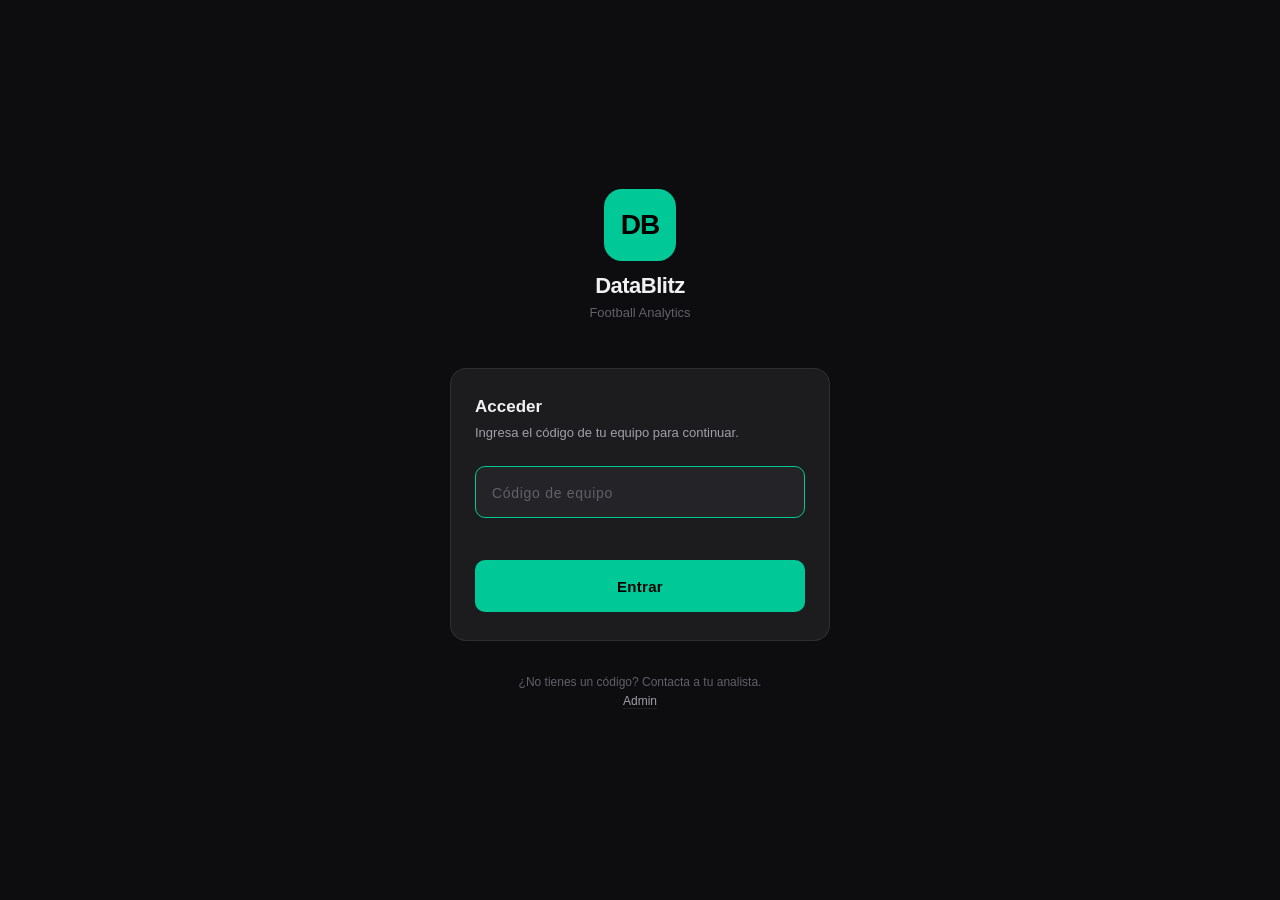
<file: frontend/games.html>
<!DOCTYPE html>
<html lang="es">
<head>
  <meta charset="UTF-8">
  <meta name="viewport" content="width=device-width, initial-scale=1.0, user-scalable=no">
  <title>Partidos — PlaySync</title>
  <style>
    *, *::before, *::after { box-sizing: border-box; margin: 0; padding: 0; }

    :root {
      --bg:        #0d0d0f;
      --bg-panel:  #141416;
      --bg-card:   #1c1c1f;
      --bg-item:   #242428;
      --border:    rgba(255,255,255,.08);
      --text:      #f0f0f2;
      --text-sec:  #a0a0a8;
      --text-muted:#606068;
      --accent:    #00C896;
      --danger:    #e53935;
      --r-sm:      6px;
      --r-md:      10px;
      --r-lg:      16px;
      --font:      -apple-system, 'SF Pro Display', 'Helvetica Neue', sans-serif;
    }

    html, body {
      height: 100%; background: var(--bg);
      color: var(--text); font-family: var(--font);
    }

    button { cursor: pointer; border: none; background: none;
             font-family: var(--font); color: var(--text); }
    input, select { font-family: var(--font); }

    /* ── Layout ── */
    .page { display: flex; flex-direction: column; min-height: 100dvh; }

    /* ── Header ── */
    .page-header {
      display: flex; align-items: center; gap: 12px;
      padding: 14px 16px;
      background: var(--bg-panel);
      border-bottom: 1px solid var(--border);
      flex-shrink: 0;
    }
    .header-back {
      width: 36px; height: 36px;
      display: flex; align-items: center; justify-content: center;
      background: var(--bg-item); border: 1px solid var(--border);
      border-radius: var(--r-sm); font-size: 18px; color: var(--text-sec);
      flex-shrink: 0; text-decoration: none;
      transition: color .15s;
    }
    .header-back:active { color: var(--text); }
    .header-logo {
      display: flex; align-items: center; gap: 8px; flex: 1; min-width: 0;
    }
    .header-logo-icon {
      width: 32px; height: 32px; border-radius: 7px;
      background: var(--accent); color: #000;
      display: flex; align-items: center; justify-content: center;
      font-size: 12px; font-weight: 900; flex-shrink: 0;
      overflow: hidden;
    }
    .header-logo-icon img { width: 100%; height: 100%; object-fit: cover; }
    .header-logo-name {
      font-size: 14px; font-weight: 800;
      white-space: nowrap; overflow: hidden; text-overflow: ellipsis;
    }
    .header-new-btn {
      height: 36px; padding: 0 14px;
      background: var(--accent); color: #000;
      font-size: 13px; font-weight: 800;
      border-radius: var(--r-sm); flex-shrink: 0;
    }
    .header-new-btn:active { opacity: .8; }

    /* ── Content ── */
    .page-content {
      flex: 1; padding: 16px;
      max-width: 600px; margin: 0 auto; width: 100%;
    }

    /* ── Stats bar ── */
    .stats-bar {
      display: flex; gap: 1px;
      border-radius: var(--r-md); overflow: hidden;
      border: 1px solid var(--border);
      margin-bottom: 20px;
    }
    .stat-cell {
      flex: 1; padding: 12px 14px;
      background: var(--bg-card);
      display: flex; flex-direction: column; gap: 2px;
    }
    .stat-cell + .stat-cell { border-left: 1px solid var(--border); }
    .stat-val { font-size: 22px; font-weight: 900; line-height: 1; }
    .stat-lbl {
      font-size: 10px; font-weight: 700;
      color: var(--text-muted); letter-spacing: .06em;
      text-transform: uppercase;
    }

    /* ── Section title ── */
    .section-title {
      font-size: 11px; font-weight: 700;
      letter-spacing: .1em; text-transform: uppercase;
      color: var(--text-muted); margin-bottom: 10px;
    }

    /* ── Game cards ── */
    .games-list { display: flex; flex-direction: column; gap: 10px; }

    .game-card {
      background: var(--bg-card);
      border: 1px solid var(--border);
      border-radius: var(--r-md);
      padding: 14px 16px;
      display: flex; align-items: center; gap: 12px;
      cursor: pointer; transition: border-color .15s;
      -webkit-tap-highlight-color: transparent;
    }
    .game-card:active { background: var(--bg-item); }
    .game-card.active-game { border-color: var(--accent); }

    .game-card-info { flex: 1; min-width: 0; }
    .game-card-teams {
      display: flex; align-items: center; gap: 8px;
      font-size: 15px; font-weight: 800;
      margin-bottom: 4px;
    }
    .game-card-score {
      font-size: 13px; font-weight: 700;
      color: var(--text-muted); padding: 0 2px;
    }
    .game-card-away { color: var(--text-sec); }
    .game-card-meta {
      display: flex; align-items: center; gap: 8px;
      font-size: 11px; color: var(--text-muted);
    }
    .game-card-badge {
      font-size: 9px; font-weight: 700;
      letter-spacing: .06em; text-transform: uppercase;
      padding: 2px 6px; border-radius: 3px;
      background: rgba(0,200,150,.12);
      color: var(--accent);
      border: 1px solid rgba(0,200,150,.2);
    }
    .game-card-arrow {
      font-size: 18px; color: var(--text-muted); flex-shrink: 0;
    }
    .game-card-del {
      width: 32px; height: 32px;
      display: flex; align-items: center; justify-content: center;
      color: var(--text-muted); font-size: 14px;
      border-radius: var(--r-sm);
      border: 1px solid transparent;
      flex-shrink: 0; transition: all .12s;
    }
    .game-card-del:active { color: var(--danger); border-color: var(--danger); }

    /* ── Empty state ── */
    .games-empty {
      padding: 48px 20px; text-align: center;
      background: var(--bg-card);
      border: 1px solid var(--border);
      border-radius: var(--r-md);
    }
    .games-empty-icon { font-size: 40px; margin-bottom: 12px; }
    .games-empty-title { font-size: 16px; font-weight: 800; margin-bottom: 6px; }
    .games-empty-sub { font-size: 13px; color: var(--text-muted); line-height: 1.5; }

    /* ── New game modal ── */
    .modal-backdrop {
      position: fixed; inset: 0;
      background: rgba(0,0,0,.6);
      z-index: 100; display: none;
      align-items: flex-end; justify-content: center;
    }
    .modal-backdrop.open { display: flex; }

    .modal-sheet {
      width: 100%; max-width: 480px;
      background: var(--bg-panel);
      border-radius: 16px 16px 0 0;
      border-top: 1px solid var(--border);
      padding: 0 16px 32px;
    }
    .modal-handle {
      width: 36px; height: 4px;
      background: var(--border); border-radius: 2px;
      margin: 10px auto 8px;
    }
    .modal-header {
      display: flex; align-items: center;
      justify-content: space-between;
      padding: 8px 0 16px;
      border-bottom: 1px solid var(--border);
      margin-bottom: 16px;
    }
    .modal-title { font-size: 16px; font-weight: 800; }
    .modal-close {
      width: 28px; height: 28px;
      background: var(--bg-card); border: 1px solid var(--border);
      border-radius: 50%; font-size: 13px; color: var(--text-muted);
      display: flex; align-items: center; justify-content: center;
    }
    .modal-field { margin-bottom: 14px; }
    .modal-label {
      font-size: 11px; font-weight: 700;
      letter-spacing: .08em; text-transform: uppercase;
      color: var(--text-muted); margin-bottom: 6px; display: block;
    }
    .modal-input, .modal-select {
      width: 100%; height: 46px; padding: 0 12px;
      background: var(--bg-item); border: 1px solid var(--border);
      border-radius: var(--r-sm); color: var(--text);
      font-size: 14px; font-family: var(--font);
      transition: border-color .15s;
    }
    .modal-input:focus, .modal-select:focus {
      outline: none; border-color: var(--accent);
    }
    .modal-select { appearance: none; }
    .modal-row { display: flex; gap: 10px; }
    .modal-row .modal-field { flex: 1; }
    .modal-confirm-btn {
      width: 100%; height: 50px;
      background: var(--accent); color: #000;
      font-size: 15px; font-weight: 800;
      border-radius: var(--r-md); margin-top: 4px;
    }
    .modal-confirm-btn:active { opacity: .8; }

    /* ── Toast ── */
    .toast {
      position: fixed; bottom: 24px; left: 50%;
      transform: translateX(-50%) translateY(80px);
      background: var(--bg-card); border: 1px solid var(--border);
      border-radius: var(--r-md); padding: 10px 18px;
      font-size: 13px; font-weight: 700;
      transition: transform .25s; pointer-events: none;
      white-space: nowrap; z-index: 999;
    }
    .toast.show { transform: translateX(-50%) translateY(0); }
  </style>
</head>
<body>
<div class="page">

  <!-- Header -->
  <header class="page-header">
    <a class="header-back" href="index.html" title="Inicio">←</a>
    <div class="header-logo">
      <div class="header-logo-icon" id="header-logo-icon">PS</div>
      <div class="header-logo-name" id="header-logo-name">PlaySync</div>
    </div>
    <button class="header-new-btn" id="btn-new-game">+ Nuevo</button>
  </header>

  <!-- Content -->
  <div class="page-content">
    <div class="stats-bar" id="stats-bar"></div>
    <div class="section-title">Partidos</div>
    <div class="games-list" id="games-list"></div>
  </div>
</div>

<!-- New game modal -->
<div class="modal-backdrop" id="modal-backdrop">
  <div class="modal-sheet">
    <div class="modal-handle"></div>
    <div class="modal-header">
      <span class="modal-title">Nuevo partido</span>
      <button class="modal-close" id="modal-close">✕</button>
    </div>
    <div class="modal-row">
      <div class="modal-field">
        <label class="modal-label">Equipo local</label>
        <input class="modal-input" id="input-home" type="text"
               placeholder="HOME" maxlength="15" autocomplete="off"/>
      </div>
      <div class="modal-field">
        <label class="modal-label">Rival</label>
        <input class="modal-input" id="input-away" type="text"
               placeholder="AWAY" maxlength="15" autocomplete="off"/>
      </div>
    </div>
    <div class="modal-field">
      <label class="modal-label">Semana</label>
      <select class="modal-select" id="input-week"></select>
    </div>
    <button class="modal-confirm-btn" id="btn-confirm-new">
      Crear partido →
    </button>
  </div>
</div>

<!-- Toast -->
<div class="toast" id="toast"></div>

<script src="js/teamConfig.js"></script>
<script>
'use strict';

if (!TeamConfig.requireTeam()) { /* redirects to login */ }

// ── Helpers ───────────────────────────────────────────────────────────────
function esc(s) {
  return String(s || '')
    .replace(/&/g,'&amp;').replace(/</g,'&lt;')
    .replace(/>/g,'&gt;').replace(/"/g,'&quot;');
}

function weekLabel(w) {
  if (!w) return '';
  return isNaN(w) ? w : `Semana ${w}`;
}

let _toastTimer;
function showToast(msg) {
  const el = document.getElementById('toast');
  el.textContent = msg;
  el.classList.add('show');
  clearTimeout(_toastTimer);
  _toastTimer = setTimeout(() => el.classList.remove('show'), 2500);
}

function _contrastColor(hex) {
  const h = (hex || '').replace('#','');
  if (h.length < 6) return '#fff';
  const r = parseInt(h.slice(0,2),16);
  const g = parseInt(h.slice(2,4),16);
  const b = parseInt(h.slice(4,6),16);
  return (0.299*r + 0.587*g + 0.114*b)/255 > 0.55 ? '#000' : '#fff';
}

// ── Storage ───────────────────────────────────────────────────────────────
function loadGames() {
  try {
    return JSON.parse(
      localStorage.getItem(TeamConfig.key('playsync_games')) || '[]'
    );
  } catch { return []; }
}

function saveGames(games) {
  localStorage.setItem(
    TeamConfig.key('playsync_games'),
    JSON.stringify(games)
  );
}

function getCurrentId() {
  return localStorage.getItem(TeamConfig.key('playsync_current_game_id'));
}

// ── Render ────────────────────────────────────────────────────────────────
function renderPage() {
  const games     = loadGames();
  const currentId = getCurrentId();
  const cfg       = TeamConfig.get();

  // Apply team identity
  document.documentElement.style.setProperty('--accent', cfg.color);

  const logoIcon = document.getElementById('header-logo-icon');
  if (cfg.logo) {
    logoIcon.innerHTML        = `<img src="${esc(cfg.logo)}" alt="${esc(cfg.name)}">`;
  } else {
    logoIcon.textContent      = cfg.initials || (cfg.name || 'PS').slice(0,2).toUpperCase();
    logoIcon.style.background = cfg.color;
    logoIcon.style.color      = _contrastColor(cfg.color);
  }
  document.getElementById('header-logo-name').textContent = cfg.name || 'PlaySync';

  // Stats
  const totalPlays = games.reduce((s, g) => s + (g.plays || 0), 0);
  document.getElementById('stats-bar').innerHTML = `
    <div class="stat-cell">
      <div class="stat-val">${games.length}</div>
      <div class="stat-lbl">Partidos</div>
    </div>
    <div class="stat-cell">
      <div class="stat-val">${totalPlays}</div>
      <div class="stat-lbl">Jugadas</div>
    </div>
    <div class="stat-cell">
      <div class="stat-val">${currentId ? '1' : '0'}</div>
      <div class="stat-lbl">Activo</div>
    </div>
  `;

  // Games list
  const list = document.getElementById('games-list');

  if (!games.length) {
    list.innerHTML = `
      <div class="games-empty">
        <div class="games-empty-icon">🏈</div>
        <div class="games-empty-title">Sin partidos todavía</div>
        <div class="games-empty-sub">
          Crea tu primer partido para comenzar<br>a registrar jugadas.
        </div>
      </div>`;
    return;
  }

  list.innerHTML = games.map(g => {
    const isActive = g.id === currentId;
    return `
      <div class="game-card ${isActive ? 'active-game' : ''}" data-id="${esc(g.id)}">
        <div class="game-card-info">
          <div class="game-card-teams">
            <span>${esc(g.teamHome)}</span>
            <span class="game-card-score">${g.scoreHome} — ${g.scoreAway}</span>
            <span class="game-card-away">${esc(g.teamAway)}</span>
          </div>
          <div class="game-card-meta">
            <span>${esc(weekLabel(g.week))}</span>
            <span>·</span>
            <span>${g.date || ''}</span>
            <span>·</span>
            <span>${g.plays || 0} jugadas</span>
            ${isActive ? '<span class="game-card-badge">ACTIVO</span>' : ''}
          </div>
        </div>
        <div class="game-card-arrow">→</div>
        <button class="game-card-del" data-id="${esc(g.id)}" title="Eliminar">✕</button>
      </div>`;
  }).join('');

  // Tap → load game
  list.querySelectorAll('.game-card').forEach(card => {
    card.addEventListener('click', e => {
      if (e.target.closest('.game-card-del')) return;
      localStorage.setItem(
        TeamConfig.key('playsync_current_game_id'),
        card.dataset.id
      );
      window.location.href = 'game.html';
    });
  });

  // Delete
  list.querySelectorAll('.game-card-del').forEach(btn => {
    btn.addEventListener('click', e => {
      e.stopPropagation();
      const id   = btn.dataset.id;
      const game = games.find(g => g.id === id);
      const lbl  = game ? `${game.teamHome} vs ${game.teamAway}` : 'este partido';
      if (!confirm(`¿Eliminar ${lbl}? No se puede deshacer.`)) return;
      const updated = games.filter(g => g.id !== id);
      saveGames(updated);
      if (getCurrentId() === id) {
        localStorage.removeItem(TeamConfig.key('playsync_current_game_id'));
      }
      showToast('Partido eliminado');
      renderPage();
    });
  });
}

// ── Modal ─────────────────────────────────────────────────────────────────
function openModal() {
  document.getElementById('modal-backdrop').classList.add('open');
  document.getElementById('input-home').focus();
}

function closeModal() {
  document.getElementById('modal-backdrop').classList.remove('open');
  document.getElementById('input-home').value = '';
  document.getElementById('input-away').value = '';
  document.getElementById('input-week').selectedIndex = 0;
}

function confirmNewGame() {
  const home = document.getElementById('input-home').value.trim() || 'HOME';
  const away = document.getElementById('input-away').value.trim() || 'AWAY';
  const week = document.getElementById('input-week').value || '1';

  const id      = 'game_' + Date.now();
  const dateStr = new Date().toLocaleDateString('es-MX', {
    year: 'numeric', month: 'short', day: 'numeric'
  });

  const games = loadGames();
  games.unshift({
    id, teamHome: home, teamAway: away,
    scoreHome: 0, scoreAway: 0,
    date: dateStr, week, plays: 0, state: null,
  });
  saveGames(games);
  localStorage.setItem(TeamConfig.key('playsync_current_game_id'), id);

  window.location.href = 'game.html';
}

// ── Boot ──────────────────────────────────────────────────────────────────
document.addEventListener('DOMContentLoaded', () => {
  // Populate week selector
  const WEEKS = ['Preseason','1','2','3','4','5','6','7','8','9','10','QF','SF','Final'];
  document.getElementById('input-week').innerHTML = WEEKS.map(w =>
    `<option value="${w}">${isNaN(w) ? w : `Semana ${w}`}</option>`
  ).join('');

  renderPage();

  document.getElementById('btn-new-game').addEventListener('click', openModal);
  document.getElementById('modal-close').addEventListener('click', closeModal);
  document.getElementById('btn-confirm-new').addEventListener('click', confirmNewGame);
  document.getElementById('modal-backdrop').addEventListener('click', e => {
    if (e.target === document.getElementById('modal-backdrop')) closeModal();
  });
  document.getElementById('input-home').addEventListener('keydown', e => {
    if (e.key === 'Enter') document.getElementById('input-away').focus();
  });
  document.getElementById('input-away').addEventListener('keydown', e => {
    if (e.key === 'Enter') confirmNewGame();
  });
});
</script>
</body>
</html>
</file>
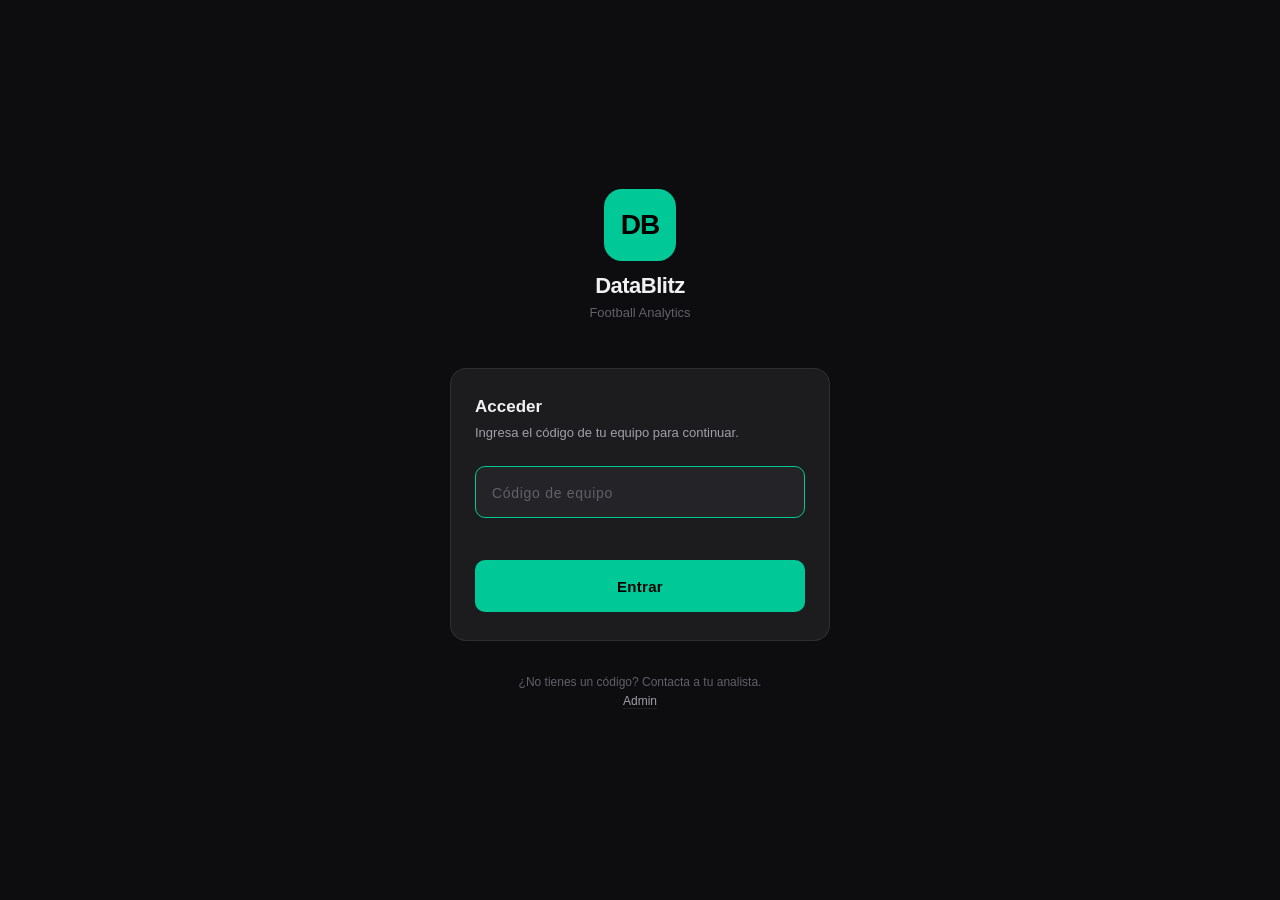
<file: frontend/login.html>
<!DOCTYPE html>
<html lang="es">
<head>
  <meta charset="UTF-8">
  <meta name="viewport" content="width=device-width, initial-scale=1.0, user-scalable=no">
  <title>DataBlitz</title>
  <style>
    *, *::before, *::after { box-sizing: border-box; margin: 0; padding: 0; }

    :root {
      --bg:       #0d0d0f;
      --bg-card:  #1c1c1f;
      --bg-item:  #242428;
      --border:   rgba(255,255,255,.08);
      --text:     #f0f0f2;
      --text-sec: #a0a0a8;
      --text-muted:#606068;
      --accent:   #00C896;
      --r-sm:     6px;
      --r-md:     10px;
      --font:     -apple-system, 'SF Pro Display', 'Helvetica Neue', sans-serif;
    }

    html, body {
      height: 100%; background: var(--bg);
      color: var(--text); font-family: var(--font);
    }

    button { cursor: pointer; border: none; background: none;
             font-family: var(--font); }

    /* ── Layout ── */
    .login-root {
      min-height: 100dvh;
      display: flex; flex-direction: column;
      align-items: center; justify-content: center;
      padding: 24px 20px;
    }

    /* ── Logo ── */
    .login-logo {
      display: flex; flex-direction: column;
      align-items: center; gap: 12px;
      margin-bottom: 48px;
    }
    .login-logo-icon {
      width: 72px; height: 72px;
      border-radius: 18px;
      background: var(--accent);
      display: flex; align-items: center; justify-content: center;
      font-size: 28px; font-weight: 900; color: #000;
      letter-spacing: -1px;
    }
    .login-logo-name {
      font-size: 22px; font-weight: 900;
      letter-spacing: -.5px;
    }
    .login-logo-sub {
      font-size: 13px; color: var(--text-muted);
      margin-top: -6px;
    }

    /* ── Card ── */
    .login-card {
      width: 100%; max-width: 380px;
      background: var(--bg-card);
      border: 1px solid var(--border);
      border-radius: 16px;
      padding: 28px 24px;
    }
    .login-card-title {
      font-size: 17px; font-weight: 800;
      margin-bottom: 6px;
    }
    .login-card-sub {
      font-size: 13px; color: var(--text-sec);
      margin-bottom: 24px; line-height: 1.5;
    }

    /* ── Input ── */
    .login-input-wrap { position: relative; margin-bottom: 8px; }
    .login-input {
      width: 100%; height: 52px;
      padding: 0 16px;
      background: var(--bg-item);
      border: 1px solid var(--border);
      border-radius: var(--r-md);
      color: var(--text);
      font-size: 18px; font-weight: 800;
      letter-spacing: .15em; text-transform: uppercase;
      font-family: var(--font);
      transition: border-color .15s;
    }
    .login-input:focus {
      outline: none; border-color: var(--accent);
    }
    .login-input.error { border-color: #e53935; }
    .login-input::placeholder {
      letter-spacing: .05em; font-weight: 400;
      text-transform: none; color: var(--text-muted);
      font-size: 14px;
    }

    .login-error {
      font-size: 12px; color: #e53935;
      min-height: 18px; margin-bottom: 16px;
      font-weight: 600;
    }

    /* ── Button ── */
    .login-btn {
      width: 100%; height: 52px;
      background: var(--accent); color: #000;
      font-size: 15px; font-weight: 800;
      border-radius: var(--r-md);
      transition: opacity .15s;
      letter-spacing: .02em;
    }
    .login-btn:active { opacity: .8; }

    /* ── Footer ── */
    .login-footer {
      margin-top: 32px;
      font-size: 12px; color: var(--text-muted);
      text-align: center; line-height: 1.6;
    }
    .login-footer a {
      color: var(--text-sec); text-decoration: none;
      border-bottom: 1px solid var(--border);
    }

    /* ── Already logged in banner ── */
    .login-active-banner {
      width: 100%; max-width: 380px;
      background: rgba(0,200,150,.08);
      border: 1px solid rgba(0,200,150,.2);
      border-radius: var(--r-md);
      padding: 14px 16px;
      margin-bottom: 16px;
      display: none;
    }
    .login-active-banner.show { display: block; }
    .login-active-team-name {
      font-size: 14px; font-weight: 800;
      color: var(--accent); margin-bottom: 4px;
    }
    .login-active-sub {
      font-size: 12px; color: var(--text-sec);
      margin-bottom: 10px;
    }
    .login-active-btns {
      display: flex; gap: 8px;
    }
    .login-active-enter {
      flex: 1; height: 36px;
      background: var(--accent); color: #000;
      font-size: 13px; font-weight: 800;
      border-radius: var(--r-sm);
    }
    .login-active-switch {
      height: 36px; padding: 0 14px;
      background: var(--bg-item);
      border: 1px solid var(--border);
      border-radius: var(--r-sm);
      color: var(--text-muted);
      font-size: 13px; font-weight: 600;
    }
  </style>
</head>
<body>
<div class="login-root">

  <!-- Logo -->
  <div class="login-logo">
    <div class="login-logo-icon">DB</div>
    <div class="login-logo-name">DataBlitz</div>
    <div class="login-logo-sub">Football Analytics</div>
  </div>

  <!-- Banner equipo activo -->
  <div class="login-active-banner" id="active-banner">
    <div class="login-active-team-name" id="active-team-name"></div>
    <div class="login-active-sub">Sesión activa en este dispositivo</div>
    <div class="login-active-btns">
      <button class="login-active-enter" id="btn-enter-active">
        Entrar →
      </button>
      <button class="login-active-switch" id="btn-switch">
        Cambiar equipo
      </button>
    </div>
  </div>

  <!-- Card de login -->
  <div class="login-card" id="login-card">
    <div class="login-card-title">Acceder</div>
    <div class="login-card-sub">
      Ingresa el código de tu equipo para continuar.
    </div>

    <div class="login-input-wrap">
      <input class="login-input" id="login-code"
             type="text" placeholder="Código de equipo"
             maxlength="20" autocomplete="off"
             autocorrect="off" autocapitalize="characters"
             spellcheck="false"/>
    </div>
    <div class="login-error" id="login-error"></div>

    <button class="login-btn" id="btn-login">Entrar</button>
  </div>

  <!-- Footer -->
  <div class="login-footer">
    ¿No tienes un código? Contacta a tu analista.<br>
    <a href="admin.html">Admin</a>
  </div>

</div>

<script src="js/teamConfig.js"></script>
<script>
'use strict';

function showError(msg) {
  const el = document.getElementById('login-error');
  const input = document.getElementById('login-code');
  el.textContent = msg;
  input.classList.add('error');
  setTimeout(() => {
    el.textContent = '';
    input.classList.remove('error');
  }, 3000);
}

function doLogin() {
  const code = document.getElementById('login-code').value.trim();
  if (!code) {
    showError('Ingresa tu código de equipo.');
    return;
  }
  if (!TeamConfig.login(code)) {
    showError('Código inválido. Verifica con tu analista.');
    return;
  }
  // Login exitoso — ir al hub o onboarding
  if (TeamConfig.isConfigured()) {
    window.location.href = 'index.html';
  } else {
    window.location.href = 'onboarding.html';
  }
}

document.addEventListener('DOMContentLoaded', () => {
  const activeTeam = TeamConfig.getActiveTeam();

  if (activeTeam) {
    // Mostrar banner de sesión activa
    const banner = document.getElementById('active-banner');
    const card   = document.getElementById('login-card');
    const cfg    = TeamConfig.get();

    document.getElementById('active-team-name').textContent =
      cfg.name !== 'Mi Equipo' ? `${cfg.name} (${activeTeam})` : activeTeam;

    banner.classList.add('show');
    card.style.display = 'none';

    document.getElementById('btn-enter-active').addEventListener('click', () => {
      if (TeamConfig.isConfigured()) {
        window.location.href = 'index.html';
      } else {
        window.location.href = 'onboarding.html';
      }
    });

    document.getElementById('btn-switch').addEventListener('click', () => {
      TeamConfig.clearActiveTeam();
      banner.classList.remove('show');
      card.style.display = 'block';
      document.getElementById('login-code').focus();
    });
  } else {
    document.getElementById('login-code').focus();
  }

  // Events
  document.getElementById('btn-login').addEventListener('click', doLogin);
  document.getElementById('login-code').addEventListener('keydown', e => {
    if (e.key === 'Enter') doLogin();
  });
  document.getElementById('login-code').addEventListener('input', function() {
    this.value = this.value.toUpperCase();
  });
});
</script>
</body>
</html>
</file>
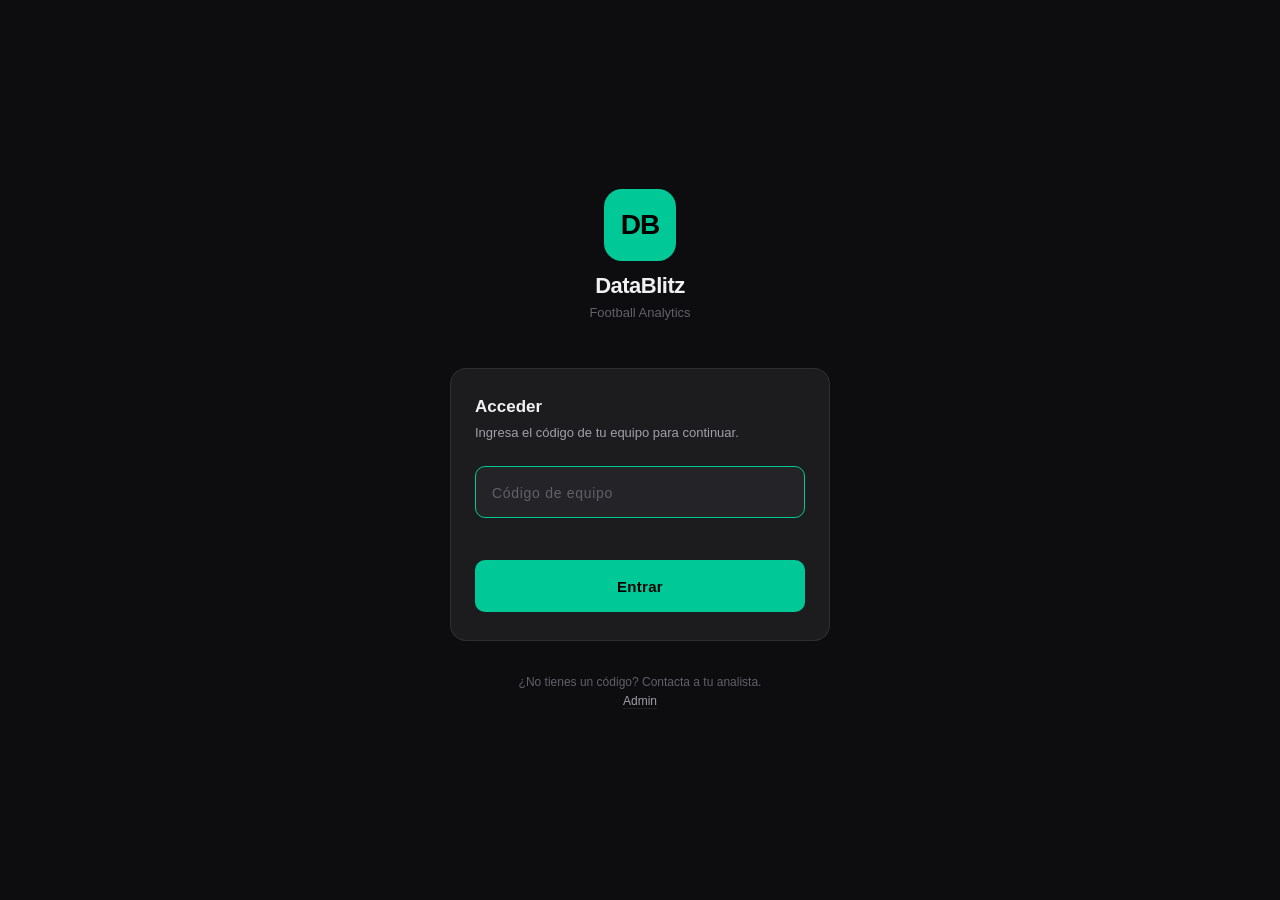
<file: frontend/onboarding.html>
<!DOCTYPE html>
<html lang="es">
<head>
  <meta charset="UTF-8">
  <meta name="viewport" content="width=device-width, initial-scale=1.0, user-scalable=no">
  <title>Configuración — PlaySync</title>
  <style>
    /* ── Reset & base ── */
    *, *::before, *::after { box-sizing: border-box; margin: 0; padding: 0; }

    :root {
      --bg:        #0d0d0f;
      --bg-panel:  #141416;
      --bg-card:   #1c1c1f;
      --bg-item:   #242428;
      --border:    rgba(255,255,255,.08);
      --text:      #f0f0f2;
      --text-sec:  #a0a0a8;
      --text-muted:#606068;
      --accent:    #00C896;
      --r-sm:      6px;
      --r-md:      10px;
      --r-lg:      16px;
      --font:      -apple-system, 'SF Pro Display', 'Helvetica Neue', sans-serif;
    }

    html, body {
      height: 100%; background: var(--bg);
      color: var(--text); font-family: var(--font);
    }

    button { cursor: pointer; border: none; background: none;
             font-family: var(--font); color: var(--text); }
    input, textarea { font-family: var(--font); }

    /* ── Layout ── */
    .ob-root {
      display: flex; flex-direction: column;
      height: 100dvh; max-width: 540px;
      margin: 0 auto; padding: 0 20px;
    }

    /* ── Progress bar ── */
    .ob-progress {
      padding: 16px 0 0;
      display: flex; gap: 6px; flex-shrink: 0;
    }
    .ob-prog-seg {
      flex: 1; height: 3px;
      background: var(--bg-item);
      border-radius: 99px;
      transition: background .3s;
    }
    .ob-prog-seg.done   { background: var(--accent); }
    .ob-prog-seg.active { background: var(--accent); opacity: .5; }

    /* ── Header ── */
    .ob-header {
      padding: 24px 0 8px;
      flex-shrink: 0;
    }
    .ob-step-label {
      font-size: 11px; font-weight: 700;
      letter-spacing: .1em; text-transform: uppercase;
      color: var(--accent); margin-bottom: 6px;
    }
    .ob-title {
      font-size: 26px; font-weight: 900;
      line-height: 1.15; letter-spacing: -.3px;
    }
    .ob-subtitle {
      font-size: 14px; color: var(--text-sec);
      margin-top: 6px; line-height: 1.5;
    }

    /* ── Content ── */
    .ob-content {
      flex: 1; overflow-y: auto;
      padding: 20px 0 8px;
      -webkit-overflow-scrolling: touch;
    }

    /* ── Footer nav ── */
    .ob-footer {
      padding: 12px 0 28px;
      display: flex; gap: 10px; flex-shrink: 0;
    }
    .ob-btn-next {
      flex: 1; height: 52px;
      background: var(--accent); color: #000;
      font-size: 15px; font-weight: 800;
      border-radius: var(--r-md);
      transition: opacity .15s;
    }
    .ob-btn-next:active { opacity: .8; }
    .ob-btn-back {
      width: 52px; height: 52px;
      background: var(--bg-card);
      border: 1px solid var(--border);
      border-radius: var(--r-md);
      font-size: 20px;
      display: flex; align-items: center; justify-content: center;
    }
    .ob-btn-skip {
      height: 52px; padding: 0 18px;
      background: transparent;
      border: 1px solid var(--border);
      border-radius: var(--r-md);
      color: var(--text-muted);
      font-size: 13px; font-weight: 600;
    }

    /* ── Form elements ── */
    .ob-field { display: flex; flex-direction: column; gap: 8px; margin-bottom: 20px; }
    .ob-label {
      font-size: 11px; font-weight: 700;
      letter-spacing: .08em; text-transform: uppercase;
      color: var(--text-muted);
    }
    .ob-input {
      height: 48px; padding: 0 14px;
      background: var(--bg-card);
      border: 1px solid var(--border);
      border-radius: var(--r-sm);
      color: var(--text); font-size: 15px;
      font-family: var(--font);
      transition: border-color .15s;
    }
    .ob-input:focus {
      outline: none; border-color: var(--accent);
    }
    .ob-input.error { border-color: #e53935; }

    .ob-error {
      font-size: 12px; color: #e53935;
      display: none;
    }
    .ob-error.show { display: block; }

    /* ── Color palette ── */
    .ob-palette {
      display: grid;
      grid-template-columns: repeat(6, 1fr);
      gap: 10px;
    }
    .ob-color-chip {
      aspect-ratio: 1;
      border-radius: 50%;
      border: 3px solid transparent;
      transition: transform .15s, border-color .15s;
      position: relative;
    }
    .ob-color-chip:active { transform: scale(.9); }
    .ob-color-chip.selected {
      border-color: #fff;
      transform: scale(1.1);
    }
    .ob-color-chip.selected::after {
      content: '✓';
      position: absolute; inset: 0;
      display: flex; align-items: center; justify-content: center;
      font-size: 16px; font-weight: 800;
    }

    /* ── Logo upload ── */
    .ob-logo-wrap {
      display: flex; flex-direction: column;
      align-items: center; gap: 16px;
    }
    .ob-logo-preview {
      width: 100px; height: 100px;
      border-radius: var(--r-md);
      background: var(--bg-card);
      border: 2px dashed var(--border);
      display: flex; align-items: center; justify-content: center;
      font-size: 32px; font-weight: 900;
      color: var(--text-muted);
      overflow: hidden;
      transition: border-color .2s;
    }
    .ob-logo-preview img {
      width: 100%; height: 100%; object-fit: cover;
    }
    .ob-logo-preview.has-logo {
      border-style: solid; border-color: var(--accent);
    }
    .ob-logo-btns { display: flex; gap: 8px; }
    .ob-logo-upload-btn {
      height: 40px; padding: 0 18px;
      background: var(--bg-card);
      border: 1px solid var(--border);
      border-radius: var(--r-sm);
      font-size: 13px; font-weight: 700;
      color: var(--text-sec);
    }
    .ob-logo-clear-btn {
      height: 40px; padding: 0 14px;
      background: transparent;
      border: 1px solid var(--border);
      border-radius: var(--r-sm);
      font-size: 13px; color: var(--text-muted);
    }
    #ob-logo-file { display: none; }
    .ob-logo-hint {
      font-size: 12px; color: var(--text-muted);
      text-align: center; line-height: 1.5;
    }

    /* ── Formation chips (step 4) ── */
    .ob-formations-list {
      display: flex; flex-direction: column; gap: 8px;
    }
    .ob-form-row {
      display: flex; align-items: center; gap: 8px;
      background: var(--bg-card);
      border: 1px solid var(--border);
      border-radius: var(--r-sm);
      padding: 10px 12px;
    }
    .ob-form-name {
      flex: 1; font-size: 14px; font-weight: 600;
    }
    .ob-form-del {
      width: 28px; height: 28px;
      display: flex; align-items: center; justify-content: center;
      color: var(--text-muted); font-size: 16px;
      border-radius: var(--r-sm);
      transition: color .15s;
    }
    .ob-form-del:active { color: #e53935; }
    .ob-add-form-row {
      display: flex; gap: 8px; margin-top: 4px;
    }
    .ob-add-form-input {
      flex: 1; height: 40px; padding: 0 12px;
      background: var(--bg-item);
      border: 1px solid var(--border);
      border-radius: var(--r-sm);
      color: var(--text); font-size: 13px;
    }
    .ob-add-form-input:focus { outline: none; border-color: var(--accent); }
    .ob-add-form-btn {
      height: 40px; padding: 0 16px;
      background: var(--bg-item);
      border: 1px solid var(--border);
      border-radius: var(--r-sm);
      font-size: 13px; font-weight: 700;
      color: var(--accent);
    }

    /* ── Roster step ── */
    .ob-roster-zone {
      border: 2px dashed var(--border);
      border-radius: var(--r-md);
      padding: 32px 20px;
      text-align: center;
      margin-bottom: 16px;
      transition: border-color .2s;
    }
    .ob-roster-zone.has-data { border-color: var(--accent); border-style: solid; }
    .ob-roster-icon { font-size: 32px; margin-bottom: 8px; }
    .ob-roster-label {
      font-size: 14px; font-weight: 700;
      margin-bottom: 4px;
    }
    .ob-roster-hint {
      font-size: 12px; color: var(--text-muted); line-height: 1.5;
      margin-bottom: 14px;
    }
    .ob-roster-upload-btn {
      height: 40px; padding: 0 20px;
      background: var(--bg-card);
      border: 1px solid var(--border);
      border-radius: var(--r-sm);
      font-size: 13px; font-weight: 700;
      color: var(--text-sec);
    }
    #ob-roster-file { display: none; }
    .ob-roster-count {
      font-size: 13px; color: var(--accent);
      font-weight: 700; margin-top: 8px;
    }

    /* ── Summary (step 6) ── */
    .ob-summary-logo {
      width: 80px; height: 80px;
      border-radius: var(--r-md);
      display: flex; align-items: center; justify-content: center;
      font-size: 28px; font-weight: 900;
      margin: 0 auto 20px;
      overflow: hidden;
    }
    .ob-summary-logo img {
      width: 100%; height: 100%; object-fit: cover;
    }
    .ob-summary-grid {
      display: flex; flex-direction: column; gap: 1px;
      border-radius: var(--r-md); overflow: hidden;
      border: 1px solid var(--border);
    }
    .ob-summary-row {
      display: flex; justify-content: space-between;
      align-items: center;
      padding: 14px 16px;
      background: var(--bg-card);
    }
    .ob-summary-row + .ob-summary-row {
      border-top: 1px solid var(--border);
    }
    .ob-summary-key {
      font-size: 12px; font-weight: 700;
      color: var(--text-muted); letter-spacing: .05em;
      text-transform: uppercase;
    }
    .ob-summary-val {
      font-size: 14px; font-weight: 700;
      color: var(--text);
    }
    .ob-summary-color-dot {
      width: 16px; height: 16px;
      border-radius: 50%;
      display: inline-block;
      vertical-align: middle;
      margin-right: 6px;
    }
    .ob-welcome {
      text-align: center; padding: 8px 0 16px;
    }
    .ob-welcome-emoji { font-size: 48px; margin-bottom: 8px; }
    .ob-welcome-text {
      font-size: 15px; color: var(--text-sec);
      line-height: 1.6;
    }
  </style>
</head>
<body>
<div class="ob-root">

  <!-- Progress -->
  <div class="ob-progress" id="ob-progress"></div>

  <!-- Header -->
  <div class="ob-header">
    <div class="ob-step-label" id="ob-step-label"></div>
    <div class="ob-title"     id="ob-title"></div>
    <div class="ob-subtitle"  id="ob-subtitle"></div>
  </div>

  <!-- Content -->
  <div class="ob-content" id="ob-content"></div>

  <!-- Footer -->
  <div class="ob-footer" id="ob-footer"></div>

</div>

<script src="js/teamConfig.js"></script>
<script src="js/data.js"></script>
<script>
'use strict';

// ── Paleta de colores ─────────────────────────────────────────────────────
const PALETTE = [
  { hex: '#00C896', name: 'Esmeralda'  },
  { hex: '#1E88E5', name: 'Azul Royal' },
  { hex: '#E53935', name: 'Carmín'     },
  { hex: '#F57C00', name: 'Naranja'    },
  { hex: '#8E24AA', name: 'Morado'     },
  { hex: '#F5C518', name: 'Dorado'     },
  { hex: '#00ACC1', name: 'Cian'       },
  { hex: '#7CB342', name: 'Lima'       },
  { hex: '#D81B60', name: 'Rosa'       },
  { hex: '#1565C0', name: 'Marino'     },
  { hex: '#757575', name: 'Plata'      },
  { hex: '#E0E0E0', name: 'Blanco'     },
];

// ── Estado del wizard ─────────────────────────────────────────────────────
const WS = {
  step:       1,
  totalSteps: 6,
  name:       '',
  initials:   '',
  color:      '#00C896',
  logo:       null,
  formations: [],
  roster:     [],
};

// Cargar formaciones default de data.js
function loadDefaultFormations() {
  try {
    const saved = localStorage.getItem(TeamConfig.key('playsync_playbook_own_off'));
    const pb    = saved ? JSON.parse(saved) : PLAYBOOK;
    WS.formations = (pb.formations || PLAYBOOK.formations)
      .map(f => ({ id: f.id, name: f.name }));
  } catch {
    WS.formations = PLAYBOOK.formations.map(f => ({ id: f.id, name: f.name }));
  }
}

// ── Helpers ───────────────────────────────────────────────────────────────
function esc(s) {
  return String(s || '')
    .replace(/&/g,'&amp;').replace(/</g,'&lt;')
    .replace(/>/g,'&gt;').replace(/"/g,'&quot;');
}

function contrastColor(hex) {
  const h = hex.replace('#','');
  const r = parseInt(h.slice(0,2),16);
  const g = parseInt(h.slice(2,4),16);
  const b = parseInt(h.slice(4,6),16);
  return (0.299*r + 0.587*g + 0.114*b)/255 > 0.55 ? '#000' : '#fff';
}

function autoInitials(name) {
  const words = name.trim().split(/\s+/).filter(Boolean);
  if (!words.length) return '';
  if (words.length === 1) return words[0].slice(0,2).toUpperCase();
  return (words[0][0] + words[words.length-1][0]).toUpperCase();
}

function parseCSVLine(line) {
  const result = []; let cur = ''; let inQ = false;
  for (let i = 0; i < line.length; i++) {
    const ch = line[i];
    if (inQ) {
      if (ch==='"' && line[i+1]==='"') { cur+='"'; i++; }
      else if (ch==='"') { inQ=false; }
      else { cur+=ch; }
    } else {
      if (ch==='"') { inQ=true; }
      else if (ch===',') { result.push(cur); cur=''; }
      else { cur+=ch; }
    }
  }
  result.push(cur);
  return result;
}

// ── Progress bar ──────────────────────────────────────────────────────────
function renderProgress() {
  const el = document.getElementById('ob-progress');
  el.innerHTML = Array.from({ length: WS.totalSteps }, (_, i) => {
    const cls = i + 1 < WS.step ? 'done' : i + 1 === WS.step ? 'active' : '';
    return `<div class="ob-prog-seg ${cls}"></div>`;
  }).join('');
}

// ── Step definitions ──────────────────────────────────────────────────────
const STEPS = [
  {
    label:    'Paso 1 de 6',
    title:    'Nombre del equipo',
    subtitle: 'Cómo aparecerá tu equipo en la app.',
    render() {
      return `
        <div class="ob-field">
          <label class="ob-label">Nombre del equipo</label>
          <input class="ob-input" id="ob-name" type="text"
                 placeholder="Ej: Borregos, Aztecas, Pumas"
                 maxlength="30" value="${esc(WS.name)}" autocomplete="off"/>
          <div class="ob-error" id="ob-name-error">Ingresa el nombre del equipo</div>
        </div>
        <div class="ob-field">
          <label class="ob-label">Iniciales (para el logo si no subes imagen)</label>
          <input class="ob-input" id="ob-initials" type="text"
                 placeholder="Ej: BOR, AZT"
                 maxlength="3" value="${esc(WS.initials)}" autocomplete="off"/>
          <div class="ob-error" id="ob-initials-error">Máximo 3 caracteres</div>
        </div>
      `;
    },
    onMount() {
      const nameEl = document.getElementById('ob-name');
      const initEl = document.getElementById('ob-initials');
      nameEl.focus();
      nameEl.addEventListener('input', () => {
        WS.name = nameEl.value;
        // Auto-sugerir iniciales si el campo está vacío o no fue editado
        if (!initEl.dataset.manual) {
          initEl.value = autoInitials(nameEl.value);
          WS.initials  = initEl.value;
        }
      });
      initEl.addEventListener('input', () => {
        initEl.dataset.manual = 'true';
        WS.initials = initEl.value.toUpperCase();
        initEl.value = WS.initials;
      });
    },
    validate() {
      let ok = true;
      if (!WS.name.trim()) {
        document.getElementById('ob-name-error').classList.add('show');
        document.getElementById('ob-name').classList.add('error');
        ok = false;
      }
      return ok;
    },
  },
  {
    label:    'Paso 2 de 6',
    title:    'Color del equipo',
    subtitle: 'Se usará como color de acento en toda la app.',
    render() {
      return `
        <div class="ob-palette" id="ob-palette">
          ${PALETTE.map(c => `
            <button class="ob-color-chip ${c.hex === WS.color ? 'selected' : ''}"
                    data-hex="${c.hex}"
                    style="background:${c.hex};--chip-contrast:${contrastColor(c.hex)}"
                    title="${c.name}">
            </button>
          `).join('')}
        </div>
        <div style="margin-top:20px;padding:14px;background:var(--bg-card);
                    border-radius:var(--r-md);border:1px solid var(--border);">
          <div style="font-size:11px;font-weight:700;color:var(--text-muted);
                      text-transform:uppercase;letter-spacing:.08em;margin-bottom:8px;">
            Vista previa
          </div>
          <div style="display:flex;align-items:center;gap:10px;">
            <div id="ob-preview-icon"
                 style="width:36px;height:36px;border-radius:8px;
                        display:flex;align-items:center;justify-content:center;
                        font-size:13px;font-weight:900;
                        background:${WS.color};color:${contrastColor(WS.color)}">
              ${esc(WS.initials || WS.name.slice(0,2).toUpperCase())}
            </div>
            <div style="font-size:14px;font-weight:700;" id="ob-preview-name">
              ${esc(WS.name || 'Mi Equipo')}
            </div>
          </div>
        </div>
      `;
    },
    onMount() {
      document.getElementById('ob-palette').addEventListener('click', e => {
        const chip = e.target.closest('.ob-color-chip');
        if (!chip) return;
        WS.color = chip.dataset.hex;
        document.querySelectorAll('.ob-color-chip')
          .forEach(c => c.classList.toggle('selected', c.dataset.hex === WS.color));
        // Actualizar preview
        const icon = document.getElementById('ob-preview-icon');
        icon.style.background = WS.color;
        icon.style.color      = contrastColor(WS.color);
        // Actualizar CSS var en tiempo real
        document.documentElement.style.setProperty('--accent', WS.color);
      });
    },
    validate() { return true; },
  },
  {
    label:    'Paso 3 de 6',
    title:    'Logo del equipo',
    subtitle: 'Opcional — aparece en el topbar de toda la app.',
    render() {
      const hasLogo = !!WS.logo;
      return `
        <div class="ob-logo-wrap">
          <div class="ob-logo-preview ${hasLogo ? 'has-logo' : ''}" id="ob-logo-preview"
               style="${hasLogo ? `border-color:${WS.color}` : ''}">
            ${hasLogo
              ? `<img src="${WS.logo}" alt="Logo">`
              : `<span style="color:var(--text-muted);font-size:13px;font-weight:700;">
                   ${esc(WS.initials || '?')}
                 </span>`
            }
          </div>
          <div class="ob-logo-btns">
            <button class="ob-logo-upload-btn" id="ob-logo-upload-btn">
              📁 Subir imagen
            </button>
            ${hasLogo
              ? `<button class="ob-logo-clear-btn" id="ob-logo-clear-btn">✕ Quitar</button>`
              : ''}
          </div>
          <input type="file" id="ob-logo-file" accept="image/png,image/jpeg,image/webp,image/svg+xml">
          <div class="ob-logo-hint">
            PNG, JPG o SVG · Recomendado: cuadrado<br>
            Si no subes logo, se usarán tus iniciales
          </div>
        </div>
      `;
    },
    onMount() {
      document.getElementById('ob-logo-upload-btn').addEventListener('click', () => {
        document.getElementById('ob-logo-file').click();
      });
      document.getElementById('ob-logo-file').addEventListener('change', e => {
        const file = e.target.files?.[0];
        if (!file) return;
        const reader = new FileReader();
        reader.onload = ev => {
          WS.logo = ev.target.result;
          renderStep();
        };
        reader.readAsDataURL(file);
      });
      document.getElementById('ob-logo-clear-btn')?.addEventListener('click', () => {
        WS.logo = null;
        renderStep();
      });
    },
    validate() { return true; },
  },
  {
    label:    'Paso 4 de 6',
    title:    'Formaciones ofensivas',
    subtitle: 'Estas son tus formaciones base. Puedes editarlas en detalle desde PLAYBOOK.',
    render() {
      return `
        <div class="ob-formations-list" id="ob-formations-list">
          ${WS.formations.map((f, i) => `
            <div class="ob-form-row" data-idx="${i}">
              <span class="ob-form-name">${esc(f.name)}</span>
              <button class="ob-form-del" data-idx="${i}" title="Eliminar">✕</button>
            </div>
          `).join('')}
        </div>
        <div class="ob-add-form-row">
          <input class="ob-add-form-input" id="ob-add-form-input"
                 type="text" placeholder="Nueva formación..." maxlength="30"/>
          <button class="ob-add-form-btn" id="ob-add-form-btn">+ Agregar</button>
        </div>
      `;
    },
    onMount() {
      document.getElementById('ob-formations-list').addEventListener('click', e => {
        const btn = e.target.closest('.ob-form-del');
        if (!btn) return;
        const idx = parseInt(btn.dataset.idx);
        WS.formations.splice(idx, 1);
        renderStep();
      });

      const addInput = document.getElementById('ob-add-form-input');
      const addBtn   = document.getElementById('ob-add-form-btn');

      function addFormation() {
        const v = addInput.value.trim();
        if (!v) return;
        WS.formations.push({ id: 'custom-' + Date.now(), name: v });
        addInput.value = '';
        renderStep();
      }

      addBtn.addEventListener('click', addFormation);
      addInput.addEventListener('keydown', e => {
        if (e.key === 'Enter') addFormation();
      });
    },
    validate() {
      if (!WS.formations.length) {
        alert('Agrega al menos una formación.');
        return false;
      }
      return true;
    },
  },
  {
    label:    'Paso 5 de 6',
    title:    'Roster',
    subtitle: 'Importa tu plantilla de jugadores. Puedes hacerlo después.',
    render() {
      const hasRoster = WS.roster.length > 0;
      return `
        <div class="ob-roster-zone ${hasRoster ? 'has-data' : ''}" id="ob-roster-zone">
          <div class="ob-roster-icon">${hasRoster ? '✅' : '👥'}</div>
          <div class="ob-roster-label">
            ${hasRoster ? `${WS.roster.length} jugadores importados` : 'Sin roster todavía'}
          </div>
          <div class="ob-roster-hint">
            Formato CSV: #, Nombre, Posición, Unidad<br>
            Ej: 7, Carlos Ramos, QB, OFE
          </div>
          <button class="ob-roster-upload-btn" id="ob-roster-upload-btn">
            📁 Importar CSV
          </button>
          <input type="file" id="ob-roster-file" accept=".csv,text/csv">
        </div>
        ${hasRoster ? `
          <div style="background:var(--bg-card);border:1px solid var(--border);
                      border-radius:var(--r-md);overflow:hidden;max-height:200px;overflow-y:auto;">
            ${WS.roster.slice(0,10).map(p => `
              <div style="display:flex;gap:10px;align-items:center;
                          padding:10px 14px;border-bottom:1px solid var(--border);
                          font-size:13px;">
                <span style="font-weight:800;color:var(--accent);min-width:28px;">#${esc(p.number)}</span>
                <span style="flex:1;font-weight:600;">${esc(p.name)}</span>
                <span style="color:var(--text-muted);font-size:11px;">${esc(p.position)} · ${esc(p.unit)}</span>
              </div>
            `).join('')}
            ${WS.roster.length > 10
              ? `<div style="padding:8px 14px;font-size:12px;color:var(--text-muted);">
                   +${WS.roster.length - 10} más
                 </div>`
              : ''}
          </div>
        ` : ''}
      `;
    },
    onMount() {
      document.getElementById('ob-roster-upload-btn').addEventListener('click', () => {
        document.getElementById('ob-roster-file').click();
      });
      document.getElementById('ob-roster-file').addEventListener('change', e => {
        const file = e.target.files?.[0];
        if (!file) return;
        const reader = new FileReader();
        reader.onload = ev => {
          let text = ev.target.result;
          if (text.charCodeAt(0) === 0xFEFF) text = text.slice(1);
          WS.roster = parseRosterFromCSV(text);
          renderStep();
        };
        reader.readAsText(file, 'UTF-8');
      });
    },
    validate() { return true; },
  },
  {
    label:    'Paso 6 de 6',
    title:    '¡Todo listo!',
    subtitle: 'Así quedó tu configuración. Puedes cambiarla en cualquier momento.',
    render() {
      const logoHTML = WS.logo
        ? `<img src="${WS.logo}" alt="Logo">`
        : `<span style="color:${contrastColor(WS.color)}">
             ${esc(WS.initials || WS.name.slice(0,2).toUpperCase())}
           </span>`;
      return `
        <div class="ob-welcome">
          <div class="ob-summary-logo"
               style="background:${WS.color};">${logoHTML}</div>
        </div>
        <div class="ob-summary-grid">
          <div class="ob-summary-row">
            <span class="ob-summary-key">Equipo</span>
            <span class="ob-summary-val">${esc(WS.name)}</span>
          </div>
          <div class="ob-summary-row">
            <span class="ob-summary-key">Color</span>
            <span class="ob-summary-val">
              <span class="ob-summary-color-dot" style="background:${WS.color}"></span>
              ${PALETTE.find(c => c.hex === WS.color)?.name || WS.color}
            </span>
          </div>
          <div class="ob-summary-row">
            <span class="ob-summary-key">Logo</span>
            <span class="ob-summary-val">${WS.logo ? 'Subido ✓' : 'Iniciales: ' + esc(WS.initials)}</span>
          </div>
          <div class="ob-summary-row">
            <span class="ob-summary-key">Formaciones</span>
            <span class="ob-summary-val">${WS.formations.length} formaciones</span>
          </div>
          <div class="ob-summary-row">
            <span class="ob-summary-key">Roster</span>
            <span class="ob-summary-val">
              ${WS.roster.length > 0 ? WS.roster.length + ' jugadores' : 'Por configurar'}
            </span>
          </div>
        </div>
      `;
    },
    onMount() {},
    validate() { return true; },
  },
];

// ── CSV parser para roster ────────────────────────────────────────────────
function parseRosterFromCSV(text) {
  const players = [];
  const lines   = text.split('\n').map(l => l.trim()).filter(Boolean);
  for (const line of lines) {
    const cols = parseCSVLine(line);
    if (!cols[0] || cols[0] === '#') continue;
    const [number, name, position, unit] = cols.map(c => c.trim());
    if (!name) continue;
    const validUnit = ['OFE','DEF','ST'].includes(unit) ? unit : 'OFE';
    players.push({
      id:       Date.now().toString(36) + Math.random().toString(36).slice(2),
      number:   number || '0',
      name,
      position: position || '',
      unit:     validUnit,
    });
  }
  return players;
}

// ── Render step ───────────────────────────────────────────────────────────
function renderStep() {
  const step = STEPS[WS.step - 1];

  // Header
  document.getElementById('ob-step-label').textContent = step.label;
  document.getElementById('ob-title').textContent      = step.title;
  document.getElementById('ob-subtitle').textContent   = step.subtitle;

  // Content
  document.getElementById('ob-content').innerHTML = step.render();
  step.onMount();

  // Progress
  renderProgress();

  // Footer
  const isLast   = WS.step === WS.totalSteps;
  const isFirst  = WS.step === 1;
  const isRoster = WS.step === 5;

  document.getElementById('ob-footer').innerHTML = `
    ${!isFirst ? `<button class="ob-btn-back" id="ob-btn-back">←</button>` : ''}
    ${isRoster ? `<button class="ob-btn-skip" id="ob-btn-skip">Saltar</button>` : ''}
    <button class="ob-btn-next" id="ob-btn-next"
            style="background:${WS.color};color:${contrastColor(WS.color)}">
      ${isLast ? '🏈 Entrar a PlaySync' : 'Siguiente →'}
    </button>
  `;

  document.getElementById('ob-btn-next').addEventListener('click', nextStep);
  document.getElementById('ob-btn-back')?.addEventListener('click', prevStep);
  document.getElementById('ob-btn-skip')?.addEventListener('click', () => {
    WS.step++;
    renderStep();
  });
}

// ── Navegación ────────────────────────────────────────────────────────────
function nextStep() {
  const step = STEPS[WS.step - 1];
  if (!step.validate()) return;

  if (WS.step === WS.totalSteps) {
    saveAndFinish();
    return;
  }

  WS.step++;
  renderStep();
  document.getElementById('ob-content').scrollTop = 0;
}

function prevStep() {
  if (WS.step <= 1) return;
  WS.step--;
  renderStep();
  document.getElementById('ob-content').scrollTop = 0;
}

// ── Guardar y finalizar ───────────────────────────────────────────────────
function saveAndFinish() {
  // 1. Guardar team config
  TeamConfig.set({
    name:        WS.name.trim(),
    initials:    WS.initials.trim() || autoInitials(WS.name),
    color:       WS.color,
    logo:        WS.logo,
    configuredAt: new Date().toISOString(),
  });

  // 2. Aplicar formaciones al playbook OWN OFF
  try {
    const saved = localStorage.getItem(TeamConfig.key('playsync_playbook_own_off'));
    const pb    = saved ? JSON.parse(saved) : JSON.parse(JSON.stringify(PLAYBOOK));
    pb.formations = WS.formations;
    // Limpiar plays de formaciones eliminadas
    const validIds = new Set(WS.formations.map(f => f.id));
    Object.keys(pb.plays || {}).forEach(k => {
      if (!validIds.has(k)) delete pb.plays[k];
    });
    // Asegurar que cada formación tenga al menos un array vacío
    WS.formations.forEach(f => {
      if (!pb.plays[f.id]) pb.plays[f.id] = [];
    });
    localStorage.setItem(TeamConfig.key('playsync_playbook_own_off'), JSON.stringify(pb));
  } catch (e) {
    console.warn('Error saving playbook:', e);
  }

  // 3. Guardar roster si hay jugadores
  if (WS.roster.length > 0) {
    localStorage.setItem(TeamConfig.key('pp_roster'), JSON.stringify(WS.roster));
  }

  // 4. Redirigir
  window.location.href = 'index.html';
}

// ── Boot ──────────────────────────────────────────────────────────────────
document.addEventListener('DOMContentLoaded', () => {
  if (!TeamConfig.requireTeam()) return;

  // Si ya está configurado, ir al hub
  if (TeamConfig.isConfigured()) {
    window.location.href = 'index.html';
    return;
  }

  loadDefaultFormations();
  document.documentElement.style.setProperty('--accent', WS.color);
  renderStep();
});
</script>
</body>
</html>
</file>
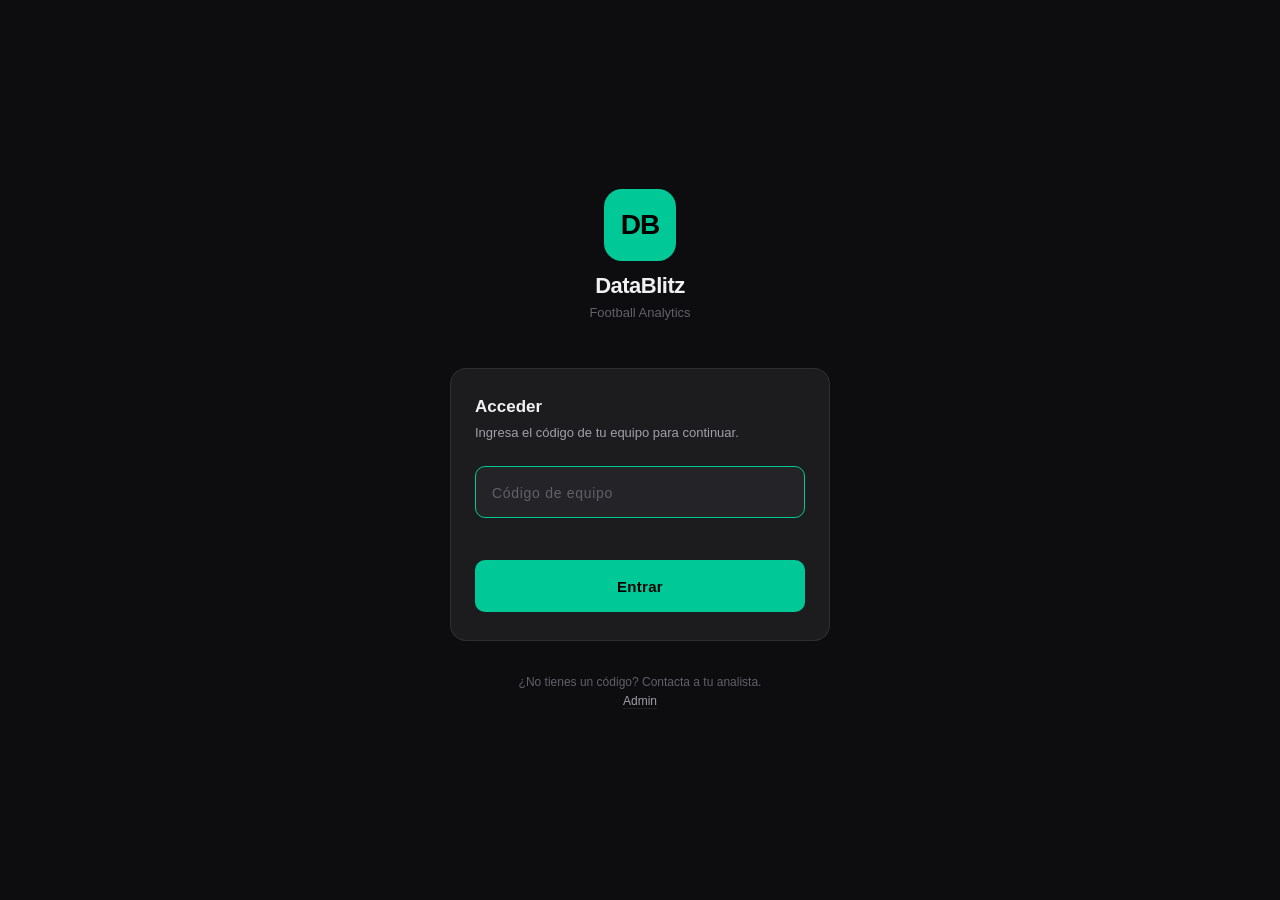
<file: frontend/playbook.html>
<!DOCTYPE html>
<html lang="es">
<head>
  <meta charset="UTF-8" />
  <meta name="viewport" content="width=device-width, initial-scale=1.0, user-scalable=no" />
  <title>Playbook — DataBlitz</title>
  <script src="js/teamConfig.js"></script>
  <script src="js/data.js"></script>
  <style>
    /* ── Tokens (from tokens.css) ── */
    :root {
      --bg:             #0f1923;
      --bg-mid:         #141f2e;
      --bg-panel:       #1a2535;
      --bg-card:        #1e2d3d;
      --bg-item:        #243447;
      --bg-item-hover:  #2a3d54;
      --bg-selected:    #1a3650;
      --border:         #243040;
      --border-light:   #2d3f55;
      --text-primary:   #ffffff;
      --text-secondary: #8ba3be;
      --text-muted:     #4a6278;
      --accent-blue:    #2196f3;
      --accent-orange:  #ff6b00;
      --run-color:      #e53935;
      --run-bg:         rgba(229,57,53,.18);
      --pass-color:     #2196f3;
      --pass-bg:        rgba(33,150,243,.18);
      --r-sm:           6px;
      --r-md:           10px;
      --topbar-h:       56px;
      --tabbar-h:       40px;
    }

    *, *::before, *::after { box-sizing: border-box; margin: 0; padding: 0; border: none; outline: none; }

    body {
      background: var(--bg);
      color: var(--text-primary);
      font-family: -apple-system, 'SF Pro Display', 'Helvetica Neue', sans-serif;
      font-size: 14px;
      height: 100vh;
      display: flex;
      flex-direction: column;
      overflow: hidden;
    }

    /* ── Topbar ── */
    #topbar {
      height: var(--topbar-h);
      background: var(--bg-mid);
      border-bottom: 1px solid var(--border);
      display: flex;
      align-items: center;
      padding: 0 16px;
      gap: 0;
      flex-shrink: 0;
    }
    .logo { display: flex; align-items: center; gap: 7px; }
    .logo-icon {
      width: 28px; height: 28px;
      background: #004992;
      border-radius: 6px;
      display: flex; align-items: center; justify-content: center;
      font-size: 14px; font-weight: 900; color: #fff;
    }
    .logo-text {
      font-size: 17px; font-weight: 700;
      color: var(--text-primary); letter-spacing: -0.3px;
    }
    .main-nav { display: flex; gap: 2px; margin-left: 12px; }
    .nav-link {
      padding: 0 10px; height: 30px;
      display: flex; align-items: center;
      font-family: -apple-system, 'SF Pro Display', 'Helvetica Neue', sans-serif;
      font-weight: 700; font-size: 12px; letter-spacing: 1px;
      color: var(--text-muted);
      text-decoration: none;
      border-radius: var(--r-sm);
      transition: color .15s;
    }
    .nav-link:hover  { color: var(--text-primary); }
    .nav-link.active { color: #00c896; }

    /* ── Tab bar ── */
    #tab-bar {
      height: var(--tabbar-h);
      background: var(--bg-mid);
      border-bottom: 1px solid var(--border);
      display: flex;
      align-items: stretch;
      padding: 0 12px;
      gap: 0;
      flex-shrink: 0;
    }
    .pb-tab {
      padding: 0 16px;
      font-family: -apple-system, 'SF Pro Display', 'Helvetica Neue', sans-serif;
      font-weight: 700; font-size: 12px; letter-spacing: 1px;
      color: var(--text-muted);
      background: transparent;
      cursor: pointer;
      border-bottom: 2px solid transparent;
      transition: color .15s, border-color .15s;
    }
    .pb-tab:hover { color: var(--text-secondary); }
    .pb-tab[data-tab="own-off"].active,
    .pb-tab[data-tab="own-def"].active { color: #00c896; border-bottom-color: #00c896; }
    .pb-tab[data-tab="opp-off"].active,
    .pb-tab[data-tab="opp-def"].active { color: #e85d30; border-bottom-color: #e85d30; }
    .pb-tab[data-tab="st"].active,
    .pb-tab[data-tab="st-def"].active  { color: #f5a623; border-bottom-color: #f5a623; }

    /* ── Main panel ── */
    #main-panel {
      flex: 1;
      display: flex;
      overflow: hidden;
    }

    /* ── Column ── */
    .pb-col {
      display: flex;
      flex-direction: column;
      overflow: hidden;
      border-right: 1px solid var(--border);
      flex: 1;
      min-width: 0;
    }
    .pb-col:last-child { border-right: none; }
    .pb-col.col-formations { flex: 0 0 230px; }

    /* ── Column header ── */
    .pb-col-header {
      height: 38px;
      display: flex; align-items: center; justify-content: space-between;
      padding: 0 12px;
      background: var(--bg-panel);
      border-bottom: 1px solid var(--border);
      flex-shrink: 0;
    }
    .pb-col-title {
      font-family: -apple-system, 'SF Pro Display', 'Helvetica Neue', sans-serif;
      font-weight: 700; font-size: 11px; letter-spacing: 1px;
      text-transform: uppercase;
      color: var(--text-secondary);
    }
    .pb-reset-btn {
      font-family: -apple-system, 'SF Pro Display', 'Helvetica Neue', sans-serif;
      font-size: 11px; font-weight: 600; letter-spacing: 0.5px;
      color: var(--text-muted);
      background: transparent;
      cursor: pointer;
      padding: 3px 7px;
      border-radius: 4px;
      transition: color .12s;
    }
    .pb-reset-btn:hover { color: #f5c518; }

    /* ── List ── */
    .pb-list {
      flex: 1;
      overflow-y: auto;
      padding: 4px 0;
    }
    .pb-list::-webkit-scrollbar { width: 4px; }
    .pb-list::-webkit-scrollbar-thumb { background: var(--border-light); border-radius: 2px; }

    /* ── Item row ── */
    .pb-item {
      display: flex; align-items: center; gap: 6px;
      height: 34px;
      padding: 0 8px;
      cursor: pointer;
      transition: background .1s;
    }
    .pb-item:hover    { background: var(--bg-item-hover); }
    .pb-item.selected { background: var(--bg-selected); }

    .pb-item-name {
      flex: 1;
      font-size: 13px; color: var(--text-primary);
      white-space: nowrap; overflow: hidden; text-overflow: ellipsis;
    }
    .pb-item-actions {
      display: flex; gap: 2px;
      opacity: 0; transition: opacity .1s;
    }
    .pb-item:hover .pb-item-actions { opacity: 1; }

    /* ── Icon buttons ── */
    .pb-icon-btn {
      width: 22px; height: 22px;
      display: flex; align-items: center; justify-content: center;
      border-radius: 4px;
      font-size: 12px;
      color: var(--text-muted);
      background: transparent;
      cursor: pointer;
      transition: background .1s, color .1s;
    }
    .pb-icon-btn:hover         { background: var(--bg-item); color: var(--text-primary); }
    .pb-icon-btn.del:hover     { color: #ef4444 !important; }
    .pb-icon-btn.always-show   { opacity: 1 !important; }

    /* ── Type badge (read mode) ── */
    .pb-badge {
      font-family: -apple-system, 'SF Pro Display', 'Helvetica Neue', sans-serif;
      font-size: 10px; font-weight: 700; letter-spacing: 0.5px;
      padding: 2px 5px; border-radius: 3px;
      flex-shrink: 0;
    }
    .pb-badge.run  { background: var(--run-bg);  color: var(--run-color);  }
    .pb-badge.pass { background: var(--pass-bg); color: var(--pass-color); }

    /* ── Add row ── */
    .pb-add-row {
      padding: 5px 6px;
      border-top: 1px solid var(--border);
      flex-shrink: 0;
    }
    .pb-add-btn {
      display: flex; align-items: center; gap: 6px;
      width: 100%; height: 28px;
      padding: 0 6px;
      border-radius: var(--r-sm);
      font-size: 12px; font-weight: 600;
      color: var(--text-muted);
      background: transparent;
      cursor: pointer;
      transition: background .12s, color .12s;
      text-align: left;
    }
    .pb-add-btn:hover { background: var(--bg-item); color: var(--text-secondary); }

    /* ── Inline input ── */
    .pb-inline-input {
      flex: 1; height: 26px; min-width: 0;
      background: var(--bg-item);
      border: 1px solid var(--accent-blue);
      border-radius: 4px;
      color: var(--text-primary);
      font-family: -apple-system, 'SF Pro Display', 'Helvetica Neue', sans-serif;
      font-size: 13px;
      padding: 0 7px;
    }
    .pb-inline-input:focus { outline: none; }

    /* ── Inline add form ── */
    .pb-add-form {
      display: flex; align-items: center; gap: 5px;
      padding: 5px 8px;
      background: var(--bg-item);
      border-top: 1px solid var(--border-light);
    }

    /* ── Type toggle (in add/edit forms) ── */
    .pb-type-toggle {
      display: flex;
      border-radius: 4px; overflow: hidden;
      border: 1px solid var(--border-light);
      flex-shrink: 0;
    }
    .pb-type-btn {
      padding: 3px 8px;
      font-family: -apple-system, 'SF Pro Display', 'Helvetica Neue', sans-serif;
      font-size: 10px; font-weight: 700; letter-spacing: 0.5px;
      color: var(--text-muted);
      background: transparent;
      cursor: pointer;
      transition: background .1s, color .1s;
    }
    .pb-type-btn.run.active  { background: var(--run-bg);  color: var(--run-color);  }
    .pb-type-btn.pass.active { background: var(--pass-bg); color: var(--pass-color); }

    /* ── Toast ── */
    #pb-toast {
      position: fixed; bottom: 20px; right: 20px;
      padding: 7px 14px; border-radius: var(--r-sm);
      font-family: -apple-system, 'SF Pro Display', 'Helvetica Neue', sans-serif;
      font-size: 12px; font-weight: 700;
      z-index: 9999;
      opacity: 0; transform: translateY(6px);
      transition: opacity .2s, transform .2s;
      pointer-events: none;
    }
    #pb-toast.show { opacity: 1; transform: translateY(0); }

    /* ── Empty states ── */
    .pb-empty {
      padding: 20px 12px;
      color: var(--text-muted); font-size: 12px;
      text-align: center;
    }
  </style>
</head>
<body>

  <!-- Topbar -->
  <header id="topbar">
    <div class="logo">
      <div class="logo-icon">B</div>
      <span class="logo-text">Borregos</span>
    </div>
    <nav class="main-nav">
      <a class="nav-link" href="game.html">GAME</a>
      <a class="nav-link active" href="playbook.html">PLAYBOOK</a>
      <a class="nav-link" href="analysis.html">ANALYSIS</a>
    </nav>
  </header>

  <!-- Tab bar -->
  <div id="tab-bar">
    <button class="pb-tab active" data-tab="own-off">OWN OFF</button>
    <button class="pb-tab" data-tab="own-def">OWN DEF</button>
    <button class="pb-tab" data-tab="opp-off">OPP OFF</button>
    <button class="pb-tab" data-tab="opp-def">OPP DEF</button>
    <button class="pb-tab" data-tab="st">ST</button>
    <button class="pb-tab" data-tab="st-def">ST DEF</button>
  </div>

  <!-- Main panel — populated by JS -->
  <div id="main-panel"></div>

  <!-- Toast -->
  <div id="pb-toast"></div>

  <script>
  // ── Utilities ─────────────────────────────────────────────────────────

  function uid() {
    return (typeof crypto !== 'undefined' && crypto.randomUUID)
      ? crypto.randomUUID()
      : Date.now().toString(36) + Math.random().toString(36).slice(2);
  }

  function clone(obj) { return JSON.parse(JSON.stringify(obj)); }

  function esc(s) {
    return String(s)
      .replace(/&/g, '&amp;').replace(/</g, '&lt;')
      .replace(/>/g, '&gt;').replace(/"/g, '&quot;');
  }

  let _toastTimer;
  function showToast(msg, color) {
    const el = document.getElementById('pb-toast');
    el.textContent = msg;
    el.style.background = color;
    el.style.color = (color === '#f5c518' || color === '#00c896') ? '#000' : '#fff';
    el.classList.add('show');
    clearTimeout(_toastTimer);
    _toastTimer = setTimeout(() => el.classList.remove('show'), 2000);
  }

  // ── Storage ───────────────────────────────────────────────────────────

  const KEYS = {
    'own-off': 'playsync_playbook_own_off',
    'own-def': 'playsync_playbook_own_def',
    'opp-off': 'playsync_playbook_opp_off',
    'opp-def': 'playsync_playbook_opp_def',
    'st':      'playsync_playbook_st',
    'st-def':  'playsync_playbook_st_def',
  };

  function defaultsFor(tab) {
    switch (tab) {
      case 'own-off': return PLAYBOOK;
      case 'own-def': return DEFENSE_DATA;
      case 'opp-off': return OPPONENT_PLAYBOOK;
      case 'opp-def': return OPP_DEFENSE_DATA;
      case 'st':      return ST_PLAYBOOK;
      case 'st-def':  return ST_DEFENSE_DATA;
    }
  }

  // ── App state ─────────────────────────────────────────────────────────

  const S = {
    activeTab: 'own-off',
    selForm:   { 'own-off': null, 'opp-off': null, 'st': null },
    pb:        {},
  };

  function loadAll() {
    ['own-off', 'own-def', 'opp-off', 'opp-def', 'st', 'st-def'].forEach(tab => {
      try {
        const raw = localStorage.getItem(TeamConfig.key(KEYS[tab]));
        S.pb[tab] = raw ? JSON.parse(raw) : clone(defaultsFor(tab));
      } catch {
        S.pb[tab] = clone(defaultsFor(tab));
      }
    });
    ['own-off', 'opp-off', 'st'].forEach(tab => {
      const fmts = S.pb[tab]?.formations;
      S.selForm[tab] = fmts?.length ? fmts[0].id : null;
    });
  }

  function autosave(tab) {
    localStorage.setItem(TeamConfig.key(KEYS[tab]), JSON.stringify(S.pb[tab]));
    showToast('Saved ✓', '#00c896');
  }

  function doReset(tab) {
    const labels = {
      'own-off': 'OWN OFFENSE', 'own-def': 'OWN DEFENSE',
      'opp-off': 'OPP OFFENSE', 'opp-def': 'OPP DEFENSE',
      'st':     'SPECIAL TEAMS',
      'st-def': 'ST DEFENSE',
    };
    if (!confirm(`Reset ${labels[tab]} to factory defaults?\nAll custom changes will be lost.`)) return;
    localStorage.removeItem(KEYS[tab]);
    S.pb[tab] = clone(defaultsFor(tab));
    if (tab === 'own-off' || tab === 'opp-off' || tab === 'st') {
      const fmts = S.pb[tab]?.formations;
      S.selForm[tab] = fmts?.length ? fmts[0].id : null;
    }
    renderPanel();
    showToast('Reset to defaults', '#f5c518');
  }

  // ── Tabs + panel router ───────────────────────────────────────────────

  function renderPanel() {
    document.querySelectorAll('.pb-tab').forEach(btn =>
      btn.classList.toggle('active', btn.dataset.tab === S.activeTab)
    );
    const tab = S.activeTab;
    if (tab === 'own-off' || tab === 'opp-off' || tab === 'st') renderOffPanel(tab);
    else renderDefPanel(tab);
  }

  // ── OFFENSE PANEL ─────────────────────────────────────────────────────

  function renderOffPanel(tab) {
    const panel  = document.getElementById('main-panel');
    const pb     = S.pb[tab];
    const selId  = S.selForm[tab];
    const selName = selId ? (pb.formations.find(f => f.id === selId)?.name || 'Plays') : 'Plays';

    panel.innerHTML = `
      <div class="pb-col col-formations" id="col-formations">
        <div class="pb-col-header">
          <span class="pb-col-title">Formation</span>
          <button class="pb-reset-btn" id="pb-reset-btn">↺ Reset</button>
        </div>
        <div class="pb-list" id="pb-form-list"></div>
        <div class="pb-add-row">
          <button class="pb-add-btn" id="pb-add-form-btn">+ Add Formation</button>
        </div>
      </div>
      <div class="pb-col" id="col-plays">
        <div class="pb-col-header">
          <span class="pb-col-title" id="plays-col-title">${esc(selName)}</span>
        </div>
        <div class="pb-list" id="pb-play-list"></div>
        ${selId ? `
        <div class="pb-add-row">
          <button class="pb-add-btn" id="pb-add-play-btn">+ Add Play</button>
        </div>` : ''}
      </div>
    `;

    renderFormationList(tab);
    renderPlayList(tab);

    document.getElementById('pb-reset-btn').addEventListener('click', () => doReset(tab));
    document.getElementById('pb-add-form-btn').addEventListener('click', () => showAddFormation(tab));
    document.getElementById('pb-add-play-btn')?.addEventListener('click', () => showAddPlay(tab, selId));
  }

  function renderFormationList(tab) {
    const pb   = S.pb[tab];
    const selId = S.selForm[tab];
    const list  = document.getElementById('pb-form-list');
    if (!list) return;
    list.innerHTML = '';

    if (!pb.formations.length) {
      list.innerHTML = '<div class="pb-empty">No formations</div>';
      return;
    }

    pb.formations.forEach(f => {
      const item = document.createElement('div');
      item.className = 'pb-item' + (f.id === selId ? ' selected' : '');
      item.dataset.formId = f.id;
      item.innerHTML = `
        <span class="pb-item-name">${esc(f.name)}</span>
        <div class="pb-item-actions">
          <button class="pb-icon-btn" title="Rename">✎</button>
          <button class="pb-icon-btn del" title="Delete">✕</button>
        </div>
      `;

      item.addEventListener('click', e => {
        if (e.target.closest('.pb-icon-btn')) return;
        S.selForm[tab] = f.id;
        renderOffPanel(tab);
      });

      const [editBtn, delBtn] = item.querySelectorAll('.pb-icon-btn');
      editBtn.addEventListener('click', e => { e.stopPropagation(); startEditFormation(tab, f.id); });
      delBtn.addEventListener('click', e => {
        e.stopPropagation();
        if (!confirm(`Delete "${f.name}"? All its plays will be removed.`)) return;
        pb.formations = pb.formations.filter(x => x.id !== f.id);
        delete pb.plays[f.id];
        if (S.selForm[tab] === f.id) S.selForm[tab] = pb.formations[0]?.id || null;
        autosave(tab);
        renderOffPanel(tab);
      });

      list.appendChild(item);
    });
  }

  function renderPlayList(tab) {
    const pb    = S.pb[tab];
    const selId = S.selForm[tab];
    const list  = document.getElementById('pb-play-list');
    if (!list) return;
    list.innerHTML = '';

    if (!selId) {
      list.innerHTML = '<div class="pb-empty">Select a formation</div>';
      return;
    }

    const plays = pb.plays[selId] || [];
    if (!plays.length) {
      list.innerHTML = '<div class="pb-empty">No plays — add one below</div>';
      return;
    }

    plays.forEach(p => {
      const item = document.createElement('div');
      item.className = 'pb-item';
      item.dataset.playId = p.id;
      item.innerHTML = `
        <span class="pb-badge ${p.type}">${p.type === 'run' ? 'RUN' : 'PASS'}</span>
        <span class="pb-item-name">${esc(p.name)}</span>
        <div class="pb-item-actions">
          <button class="pb-icon-btn" title="Edit">✎</button>
          <button class="pb-icon-btn del" title="Delete">✕</button>
        </div>
      `;

      const [editBtn, delBtn] = item.querySelectorAll('.pb-icon-btn');
      editBtn.addEventListener('click', e => { e.stopPropagation(); startEditPlay(tab, selId, p.id); });
      delBtn.addEventListener('click', e => {
        e.stopPropagation();
        if (!confirm(`Delete "${p.name}"?`)) return;
        pb.plays[selId] = plays.filter(x => x.id !== p.id);
        autosave(tab);
        renderPlayList(tab);
      });

      list.appendChild(item);
    });
  }

  // ── Inline editing: formation name ────────────────────────────────────

  function startEditFormation(tab, formId) {
    const pb   = S.pb[tab];
    const f    = pb.formations.find(f => f.id === formId);
    if (!f) return;
    const item = document.querySelector(`#pb-form-list [data-form-id="${formId}"]`);
    if (!item) return;

    const nameEl    = item.querySelector('.pb-item-name');
    const actionsEl = item.querySelector('.pb-item-actions');
    actionsEl.style.opacity = '0';

    const input = document.createElement('input');
    input.className = 'pb-inline-input';
    input.value = f.name;
    nameEl.replaceWith(input);
    input.focus(); input.select();

    let done = false;
    const commit = () => {
      if (done) return; done = true;
      const v = input.value.trim();
      if (v && v !== f.name) { f.name = v; autosave(tab); }
      renderOffPanel(tab);
    };
    input.addEventListener('keydown', e => {
      if (e.key === 'Enter') commit();
      if (e.key === 'Escape') { done = true; renderOffPanel(tab); }
    });
    input.addEventListener('blur', commit);
  }

  // ── Inline editing: play ──────────────────────────────────────────────

  function startEditPlay(tab, formId, playId) {
    const pb    = S.pb[tab];
    const plays = pb.plays[formId] || [];
    const p     = plays.find(p => p.id === playId);
    if (!p) return;
    const item  = document.querySelector(`#pb-play-list [data-play-id="${playId}"]`);
    if (!item) return;

    let editType = p.type;
    const badgeEl   = item.querySelector('.pb-badge');
    const nameEl    = item.querySelector('.pb-item-name');
    const actionsEl = item.querySelector('.pb-item-actions');
    actionsEl.style.opacity = '0';

    // Replace badge with type toggle
    const toggle = document.createElement('div');
    toggle.className = 'pb-type-toggle';
    toggle.innerHTML = `
      <button class="pb-type-btn run${editType === 'run' ? ' active' : ''}"  type="button">RUN</button>
      <button class="pb-type-btn pass${editType === 'pass' ? ' active' : ''}" type="button">PASS</button>
    `;
    toggle.querySelectorAll('.pb-type-btn').forEach(btn => {
      btn.addEventListener('mousedown', e => {
        e.preventDefault(); // prevents blur on the name input
        editType = btn.classList.contains('run') ? 'run' : 'pass';
        toggle.querySelectorAll('.pb-type-btn').forEach(b => b.classList.toggle('active', b === btn));
      });
    });
    badgeEl.replaceWith(toggle);

    // Replace name with input
    const input = document.createElement('input');
    input.className = 'pb-inline-input';
    input.value = p.name;
    nameEl.replaceWith(input);
    input.focus(); input.select();

    let done = false;
    const commit = () => {
      if (done) return; done = true;
      const v = input.value.trim();
      if (v) { p.name = v; p.type = editType; autosave(tab); }
      renderPlayList(tab);
    };
    input.addEventListener('keydown', e => {
      if (e.key === 'Enter') commit();
      if (e.key === 'Escape') { done = true; renderPlayList(tab); }
    });
    input.addEventListener('blur', commit);
  }

  // ── Add formation inline ──────────────────────────────────────────────

  function showAddFormation(tab) {
    const list = document.getElementById('pb-form-list');
    if (!list) return;
    list.querySelector('.pb-add-form')?.remove();

    const form = document.createElement('div');
    form.className = 'pb-add-form';
    form.innerHTML = `
      <input class="pb-inline-input" placeholder="Formation name..." style="flex:1" />
      <button class="pb-icon-btn always-show" style="color:#00c896" title="Add">✓</button>
      <button class="pb-icon-btn always-show" title="Cancel">✕</button>
    `;
    list.appendChild(form);
    list.scrollTop = list.scrollHeight;

    const input   = form.querySelector('input');
    const [ok, cancel] = form.querySelectorAll('.pb-icon-btn');
    input.focus();

    const commit = () => {
      const v = input.value.trim();
      if (v) {
        const pb = S.pb[tab];
        const id = uid();
        pb.formations.push({ id, name: v, group: v[0].toUpperCase() });
        if (!pb.plays[id]) pb.plays[id] = [];
        S.selForm[tab] = id;
        autosave(tab);
      }
      renderOffPanel(tab);
    };
    input.addEventListener('keydown', e => {
      if (e.key === 'Enter') commit();
      if (e.key === 'Escape') form.remove();
    });
    ok.addEventListener('click', commit);
    cancel.addEventListener('click', () => form.remove());
  }

  // ── Add play inline ───────────────────────────────────────────────────

  function showAddPlay(tab, formId) {
    if (!formId) return;
    const list = document.getElementById('pb-play-list');
    if (!list) return;
    list.querySelector('.pb-add-form')?.remove();

    let addType = 'pass';
    const form = document.createElement('div');
    form.className = 'pb-add-form';
    form.innerHTML = `
      <div class="pb-type-toggle">
        <button class="pb-type-btn run"         type="button">RUN</button>
        <button class="pb-type-btn pass active"  type="button">PASS</button>
      </div>
      <input class="pb-inline-input" placeholder="Play name..." style="flex:1" />
      <button class="pb-icon-btn always-show" style="color:#00c896" title="Add">✓</button>
      <button class="pb-icon-btn always-show" title="Cancel">✕</button>
    `;
    list.appendChild(form);
    list.scrollTop = list.scrollHeight;

    form.querySelectorAll('.pb-type-btn').forEach(btn => {
      btn.addEventListener('mousedown', e => {
        e.preventDefault();
        addType = btn.classList.contains('run') ? 'run' : 'pass';
        form.querySelectorAll('.pb-type-btn').forEach(b => b.classList.toggle('active', b === btn));
      });
    });

    const input = form.querySelector('input');
    const [ok, cancel] = form.querySelectorAll('.pb-icon-btn');
    input.focus();

    const commit = () => {
      const v = input.value.trim();
      if (v) {
        const pb = S.pb[tab];
        if (!pb.plays[formId]) pb.plays[formId] = [];
        pb.plays[formId].push({ id: uid(), name: v, type: addType });
        autosave(tab);
      }
      renderPlayList(tab);
    };
    input.addEventListener('keydown', e => {
      if (e.key === 'Enter') commit();
      if (e.key === 'Escape') form.remove();
    });
    ok.addEventListener('click', commit);
    cancel.addEventListener('click', () => form.remove());
  }

  // ── DEFENSE PANEL ─────────────────────────────────────────────────────

  function renderDefPanel(tab) {
    const panel = document.getElementById('main-panel');
    panel.innerHTML = `
      <div class="pb-col" id="col-fronts">
        <div class="pb-col-header">
          <span class="pb-col-title">Fronts</span>
          <button class="pb-reset-btn" id="pb-reset-btn">↺ Reset</button>
        </div>
        <div class="pb-list" id="pb-fronts-list"></div>
        <div class="pb-add-row">
          <button class="pb-add-btn pb-add-def" data-list="fronts">+ Add Front</button>
        </div>
      </div>
      <div class="pb-col" id="col-blitzes">
        <div class="pb-col-header">
          <span class="pb-col-title">Blitzes</span>
        </div>
        <div class="pb-list" id="pb-blitzes-list"></div>
        <div class="pb-add-row">
          <button class="pb-add-btn pb-add-def" data-list="blitzes">+ Add Blitz</button>
        </div>
      </div>
      <div class="pb-col" id="col-coverages">
        <div class="pb-col-header">
          <span class="pb-col-title">Coverages</span>
        </div>
        <div class="pb-list" id="pb-coverages-list"></div>
        <div class="pb-add-row">
          <button class="pb-add-btn pb-add-def" data-list="coverages">+ Add Coverage</button>
        </div>
      </div>
    `;

    renderDefList(tab, 'fronts');
    renderDefList(tab, 'blitzes');
    renderDefList(tab, 'coverages');

    document.getElementById('pb-reset-btn').addEventListener('click', () => doReset(tab));
    panel.querySelectorAll('.pb-add-def').forEach(btn =>
      btn.addEventListener('click', () => showAddDefItem(tab, btn.dataset.list))
    );
  }

  function renderDefList(tab, listKey) {
    const items = S.pb[tab][listKey] || [];
    const el    = document.getElementById(`pb-${listKey}-list`);
    if (!el) return;
    el.innerHTML = '';

    if (!items.length) {
      el.innerHTML = '<div class="pb-empty">No items</div>';
      return;
    }

    items.forEach(item => {
      const row = document.createElement('div');
      row.className = 'pb-item';
      row.dataset.defId = item.id;
      row.innerHTML = `
        <span class="pb-item-name">${esc(item.name)}</span>
        <div class="pb-item-actions">
          <button class="pb-icon-btn" title="Edit">✎</button>
          <button class="pb-icon-btn del" title="Delete">✕</button>
        </div>
      `;

      const [editBtn, delBtn] = row.querySelectorAll('.pb-icon-btn');
      editBtn.addEventListener('click', e => { e.stopPropagation(); startEditDefItem(tab, listKey, item.id); });
      delBtn.addEventListener('click', e => {
        e.stopPropagation();
        if (!confirm(`Delete "${item.name}"?`)) return;
        S.pb[tab][listKey] = items.filter(x => x.id !== item.id);
        autosave(tab);
        renderDefList(tab, listKey);
      });

      el.appendChild(row);
    });
  }

  function startEditDefItem(tab, listKey, itemId) {
    const items = S.pb[tab][listKey] || [];
    const item  = items.find(i => i.id === itemId);
    if (!item) return;
    const row = document.querySelector(`#pb-${listKey}-list [data-def-id="${itemId}"]`);
    if (!row) return;

    const nameEl    = row.querySelector('.pb-item-name');
    const actionsEl = row.querySelector('.pb-item-actions');
    actionsEl.style.opacity = '0';

    const input = document.createElement('input');
    input.className = 'pb-inline-input';
    input.value = item.name;
    nameEl.replaceWith(input);
    input.focus(); input.select();

    let done = false;
    const commit = () => {
      if (done) return; done = true;
      const v = input.value.trim();
      if (v && v !== item.name) { item.name = v; autosave(tab); }
      renderDefList(tab, listKey);
    };
    input.addEventListener('keydown', e => {
      if (e.key === 'Enter') commit();
      if (e.key === 'Escape') { done = true; renderDefList(tab, listKey); }
    });
    input.addEventListener('blur', commit);
  }

  function showAddDefItem(tab, listKey) {
    const listEl = document.getElementById(`pb-${listKey}-list`);
    if (!listEl) return;
    listEl.querySelector('.pb-add-form')?.remove();

    const form = document.createElement('div');
    form.className = 'pb-add-form';
    form.innerHTML = `
      <input class="pb-inline-input" placeholder="Name..." style="flex:1" />
      <button class="pb-icon-btn always-show" style="color:#00c896" title="Add">✓</button>
      <button class="pb-icon-btn always-show" title="Cancel">✕</button>
    `;
    listEl.appendChild(form);
    listEl.scrollTop = listEl.scrollHeight;

    const input = form.querySelector('input');
    const [ok, cancel] = form.querySelectorAll('.pb-icon-btn');
    input.focus();

    const commit = () => {
      const v = input.value.trim();
      if (v) {
        if (!S.pb[tab][listKey]) S.pb[tab][listKey] = [];
        S.pb[tab][listKey].push({ id: uid(), name: v });
        autosave(tab);
      }
      renderDefList(tab, listKey);
    };
    input.addEventListener('keydown', e => {
      if (e.key === 'Enter') commit();
      if (e.key === 'Escape') form.remove();
    });
    ok.addEventListener('click', commit);
    cancel.addEventListener('click', () => form.remove());
  }

  // ── Init ──────────────────────────────────────────────────────────────

  document.addEventListener('DOMContentLoaded', () => {
    if (!TeamConfig.requireTeam()) return;
    TeamConfig.apply();
    loadAll();

    document.querySelectorAll('.pb-tab').forEach(btn =>
      btn.addEventListener('click', () => { S.activeTab = btn.dataset.tab; renderPanel(); })
    );

    renderPanel();
  });
  </script>
</body>
</html>
</file>
